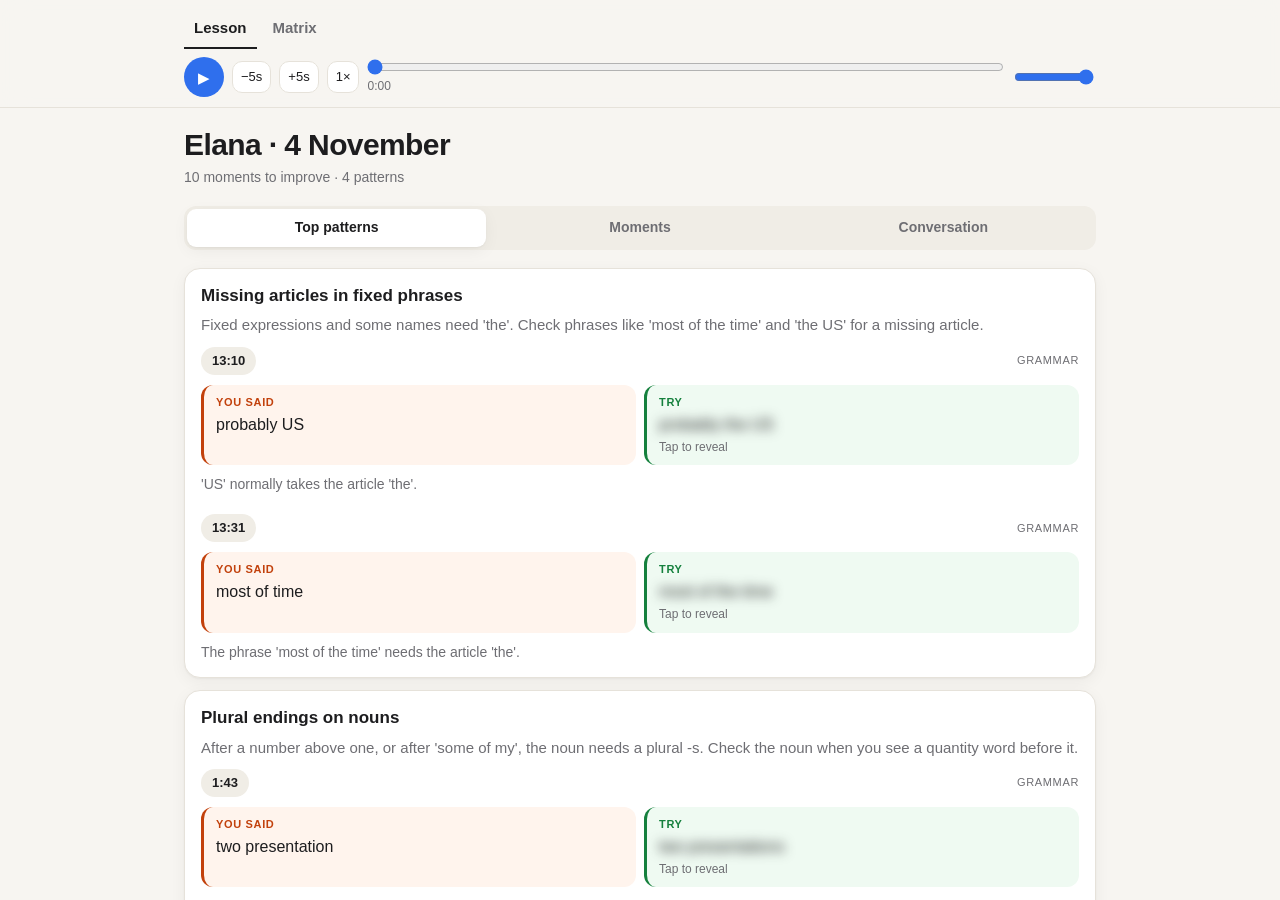
<file: elana/index.html>
<!doctype html><html lang="en"><head><meta charset="utf-8"><meta name="robots" content="noindex,nofollow"><meta http-equiv="refresh" content="0; url=1/"><title>Lesson</title></head><body><a href="1/">Open your lesson</a></body></html>
</file>
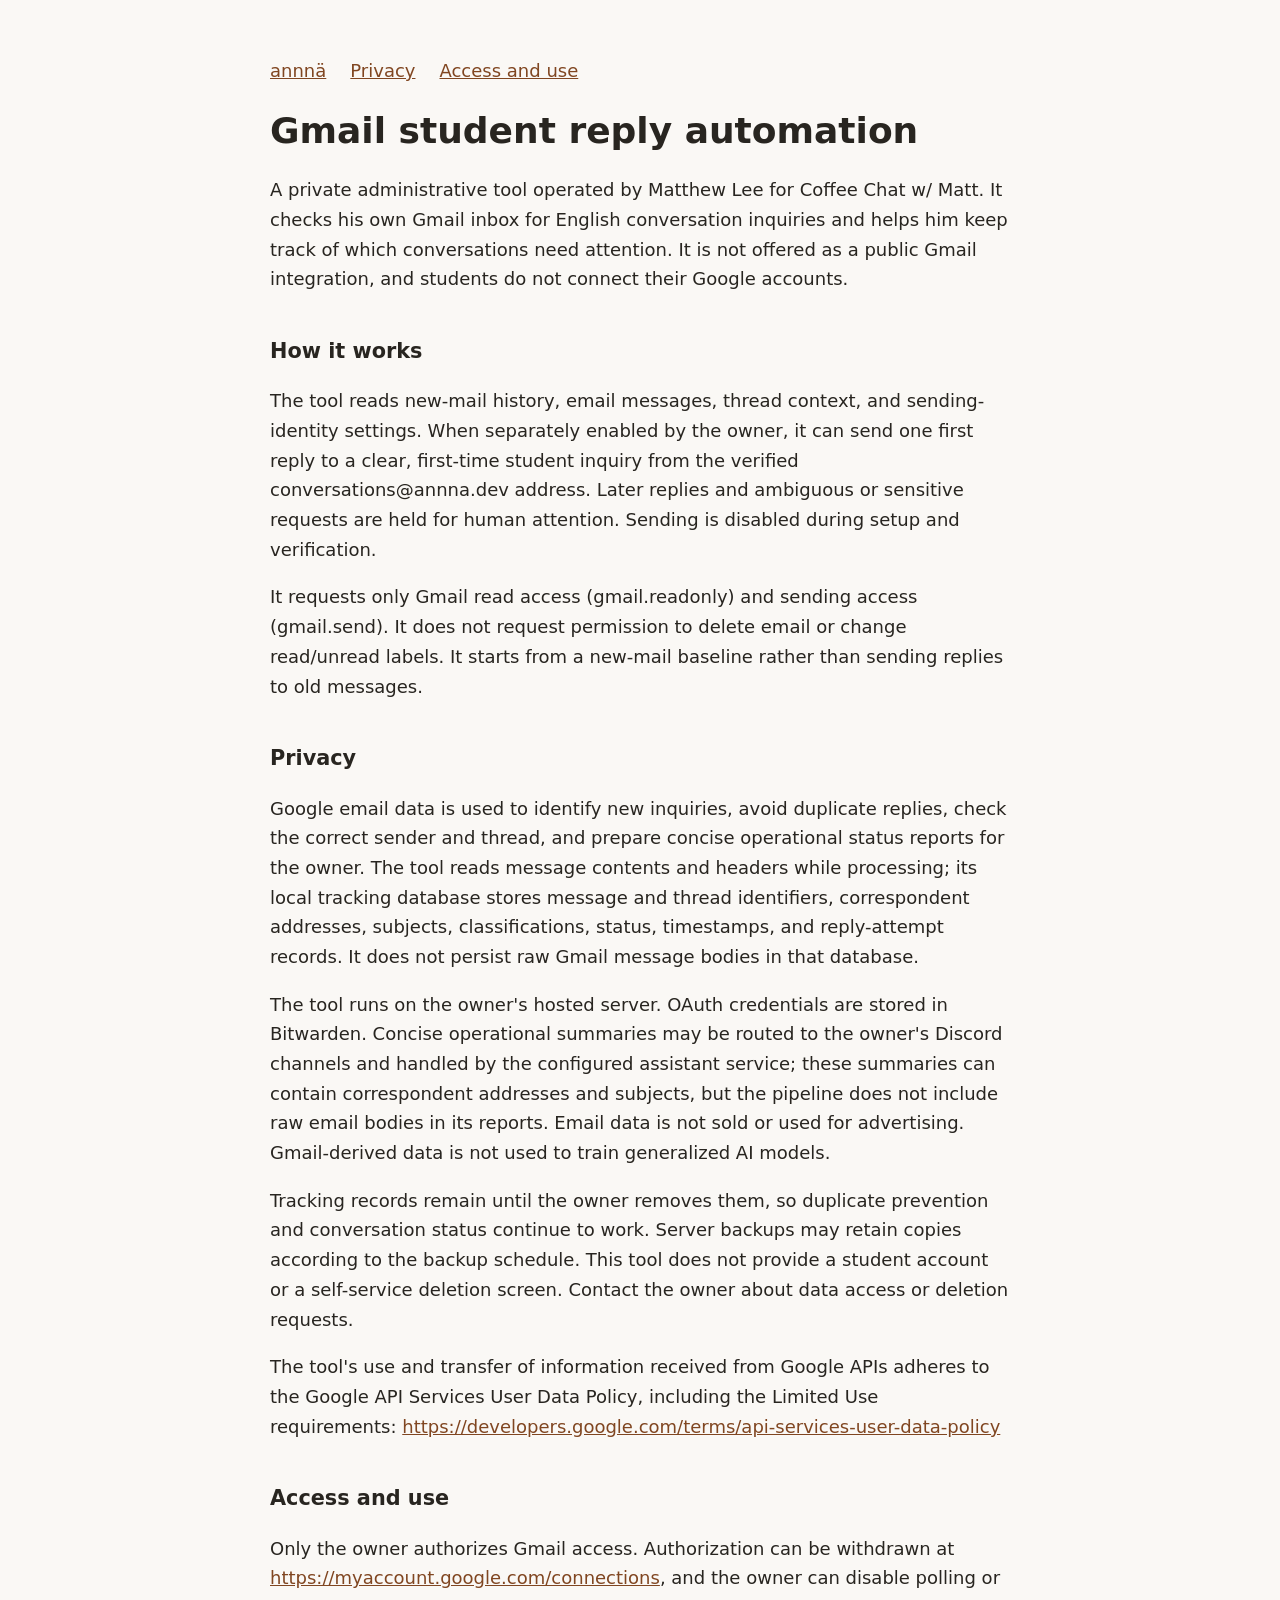
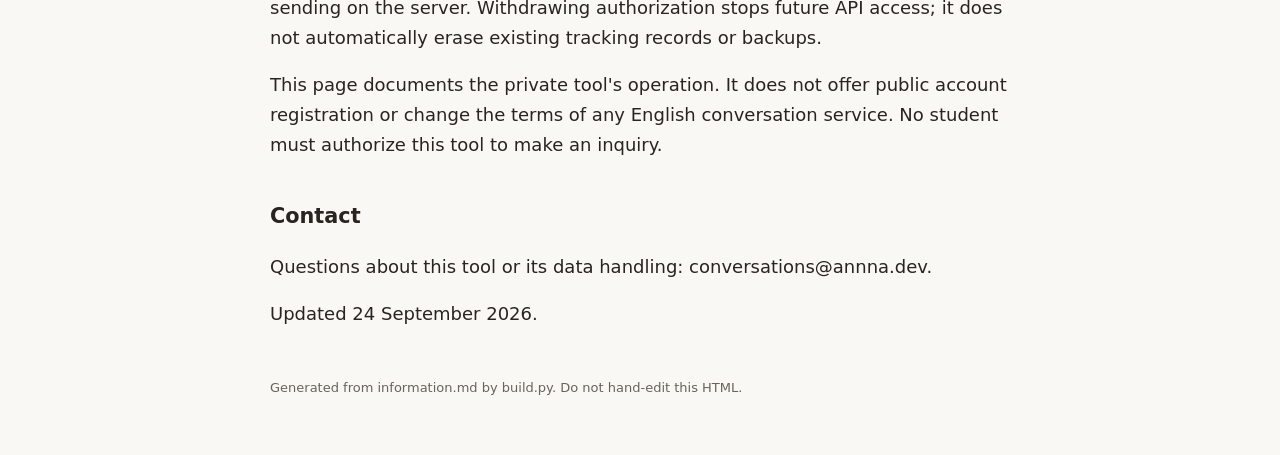
<file: email-automation/index.html>
<!doctype html><html lang="en"><meta charset="utf-8"><meta name="viewport" content="width=device-width,initial-scale=1"><title>Gmail student reply automation — information and privacy</title><style>body{font:18px/1.65 system-ui,sans-serif;color:#282520;background:#faf8f5;margin:0}main{max-width:740px;margin:auto;padding:56px 24px}h1{font-size:2.25rem;line-height:1.15}h2{margin-top:2.5rem;font-size:1.3rem}a{color:#804621;overflow-wrap:anywhere}nav{display:flex;gap:24px}footer{margin-top:48px;font-size:13px;color:#68635b}</style><main><nav><a href="/">annnä</a><a href="#privacy">Privacy</a><a href="#terms">Access and use</a></nav><h1>Gmail student reply automation</h1><p>A private administrative tool operated by Matthew Lee for Coffee Chat w/ Matt. It checks his own Gmail inbox for English conversation inquiries and helps him keep track of which conversations need attention. It is not offered as a public Gmail integration, and students do not connect their Google accounts.</p><h2 id="how-it-works">How it works</h2><p>The tool reads new-mail history, email messages, thread context, and sending-identity settings. When separately enabled by the owner, it can send one first reply to a clear, first-time student inquiry from the verified conversations@annna.dev address. Later replies and ambiguous or sensitive requests are held for human attention. Sending is disabled during setup and verification.</p><p>It requests only Gmail read access (gmail.readonly) and sending access (gmail.send). It does not request permission to delete email or change read/unread labels. It starts from a new-mail baseline rather than sending replies to old messages.</p><h2 id="privacy">Privacy</h2><p>Google email data is used to identify new inquiries, avoid duplicate replies, check the correct sender and thread, and prepare concise operational status reports for the owner. The tool reads message contents and headers while processing; its local tracking database stores message and thread identifiers, correspondent addresses, subjects, classifications, status, timestamps, and reply-attempt records. It does not persist raw Gmail message bodies in that database.</p><p>The tool runs on the owner&#x27;s hosted server. OAuth credentials are stored in Bitwarden. Concise operational summaries may be routed to the owner&#x27;s Discord channels and handled by the configured assistant service; these summaries can contain correspondent addresses and subjects, but the pipeline does not include raw email bodies in its reports. Email data is not sold or used for advertising. Gmail-derived data is not used to train generalized AI models.</p><p>Tracking records remain until the owner removes them, so duplicate prevention and conversation status continue to work. Server backups may retain copies according to the backup schedule. This tool does not provide a student account or a self-service deletion screen. Contact the owner about data access or deletion requests.</p><p>The tool&#x27;s use and transfer of information received from Google APIs adheres to the Google API Services User Data Policy, including the Limited Use requirements: <a href="https://developers.google.com/terms/api-services-user-data-policy">https://developers.google.com/terms/api-services-user-data-policy</a></p><h2 id="terms">Access and use</h2><p>Only the owner authorizes Gmail access. Authorization can be withdrawn at <a href="https://myaccount.google.com/connections">https://myaccount.google.com/connections</a>, and the owner can disable polling or sending on the server. Withdrawing authorization stops future API access; it does not automatically erase existing tracking records or backups.</p><p>This page documents the private tool&#x27;s operation. It does not offer public account registration or change the terms of any English conversation service. No student must authorize this tool to make an inquiry.</p><h2 id="contact">Contact</h2><p>Questions about this tool or its data handling: conversations@annna.dev.</p><p>Updated 24 September 2026.</p><footer>Generated from information.md by build.py. Do not hand-edit this HTML.</footer></main></html>
</file>
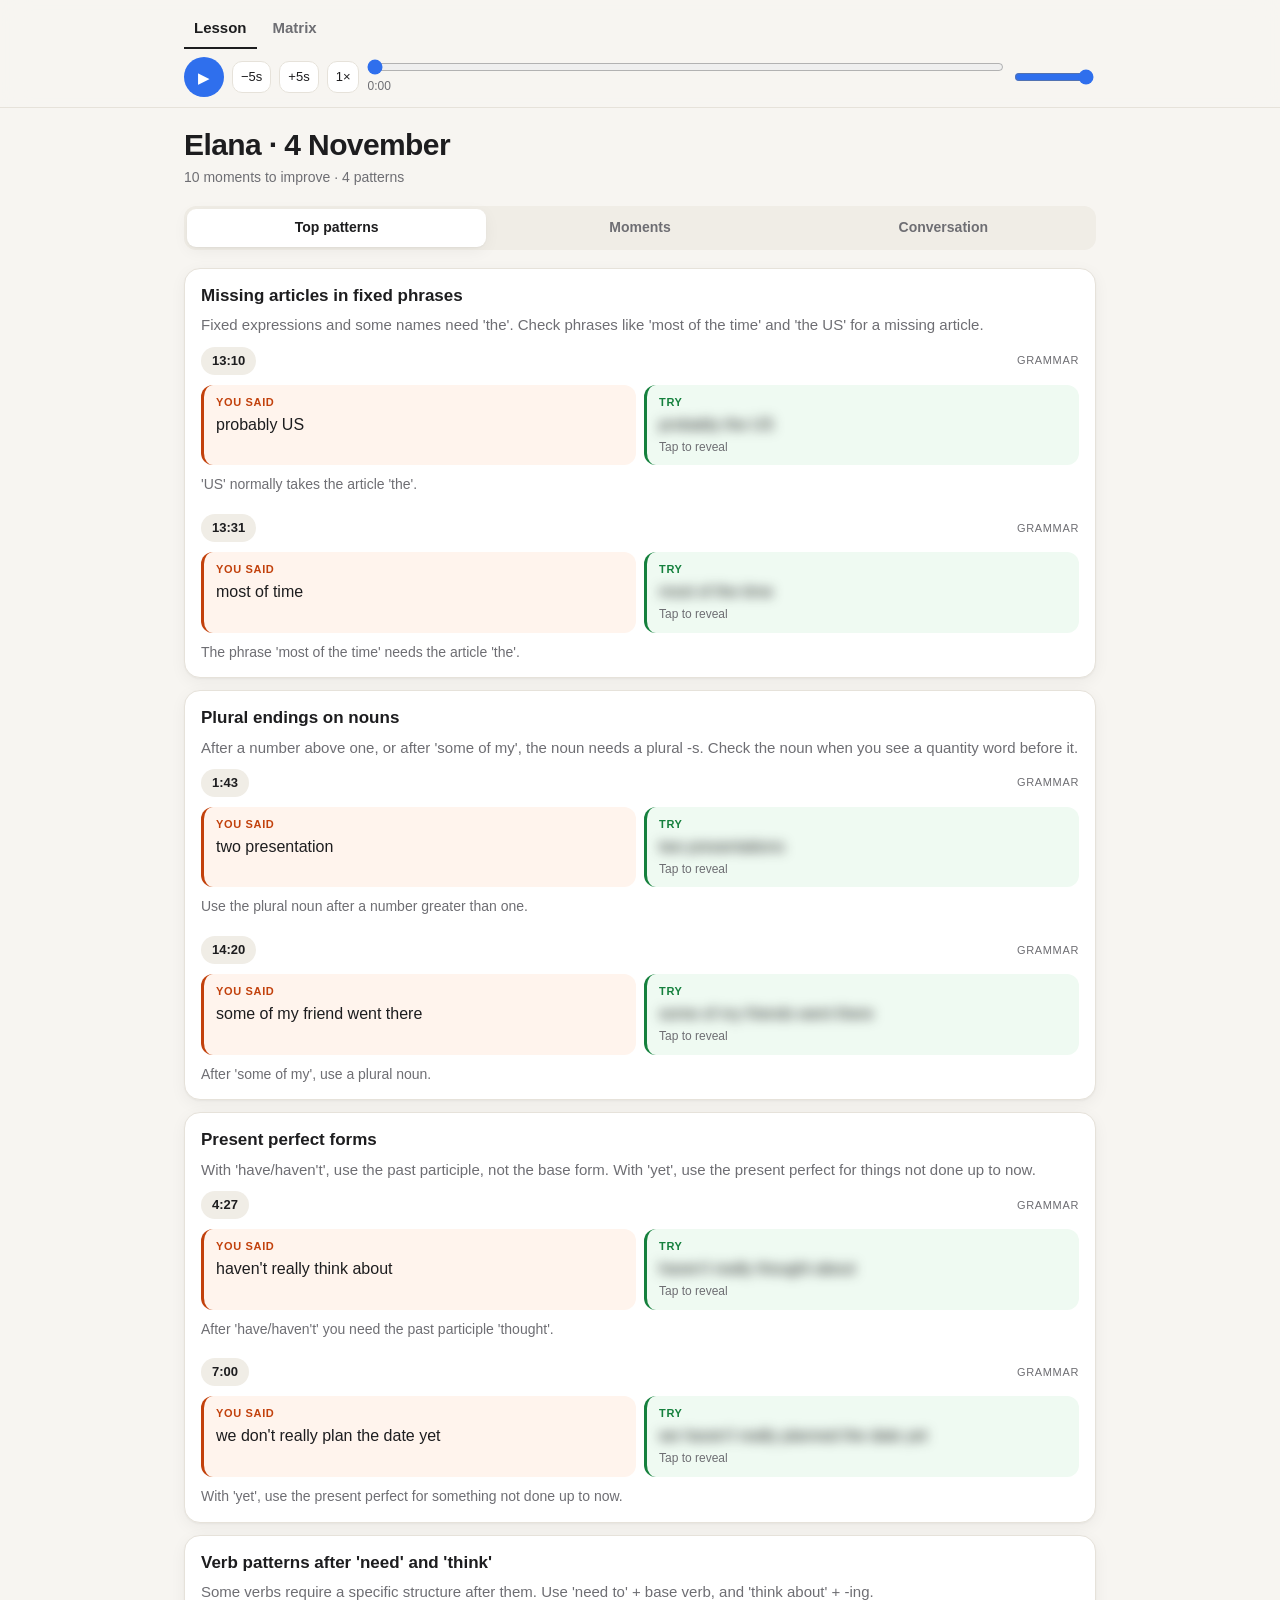
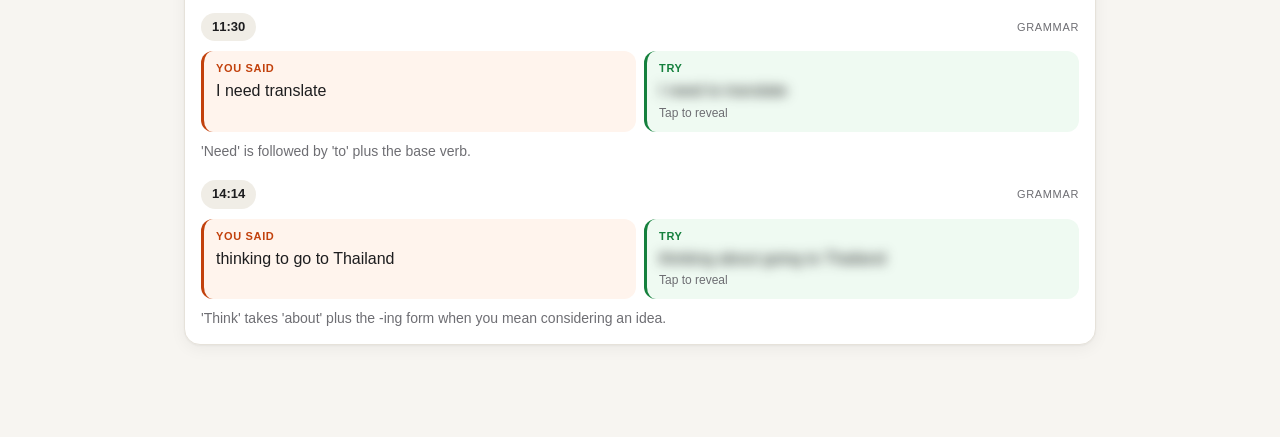
<file: elana/1/index.html>
<!doctype html><html lang="en"><head><meta charset="utf-8"><meta name="viewport" content="width=device-width,initial-scale=1"><meta name="robots" content="noindex,nofollow">
<title>Elana · 4 November</title><link rel="stylesheet" href="/shared/student.css"></head><body>
<header class="top"><div class="in">
<nav class="nav" aria-label="Pages"><a class="tab on" href="./">Lesson</a><a class="tab" href="./matrix/">Matrix</a><select id="session" aria-label="Session" hidden></select></nav>
<div class="player"><button class="pp" id="pp" aria-label="Play">▶</button><button class="ctl" data-skip="-5" aria-label="Back 5 seconds">−5s</button><button class="ctl" data-skip="5" aria-label="Forward 5 seconds">+5s</button><button class="ctl" id="rate" aria-label="Playback speed">1×</button><div class="seek"><input type="range" id="seek" min="0" max="1000" value="0" aria-label="Seek"><span class="clock" id="clock">0:00</span></div><input class="vol" type="range" id="vol" min="0" max="1" step="0.05" value="1" aria-label="Volume"></div>
</div></header>

<main>
<h1 id="title"></h1><p class="sub" id="sub"></p>
<div class="seg" role="tablist"><button class="on" data-v="patterns" role="tab">Top patterns</button><button data-v="moments" role="tab">Moments</button><button data-v="talk" role="tab">Conversation</button></div>
<section id="patterns"></section><section id="moments" class="hidden"></section><section id="talk" class="hidden"></section>
</main>
<script type="application/json" id="data">{"title":"Elana · 4 November","student":"Elana","tutor":"Matt","sections":[{"t":0,"title":"Greetings and recording setup","summary":"The tutor explains that the call is being recorded to test a system that handles switching between English and Chinese."},{"t":89.535,"title":"Exams, presentations and winter break","summary":"The student describes her last week of exams, her upcoming presentations and her long winter break that starts around Christmas."},{"t":179.294,"title":"Thailand, Spain and Japan plans","summary":"They talk about how interested the student is in a Thailand trip, her Lunar New Year dates, and a possible trip to Japan."},{"t":629.76,"title":"Past travel and family trips","summary":"The student describes the places she has travelled to, who she travelled with, and why she often goes on family tours."}],"moments":[{"said":"one exam this week is on Tuesday","better":"one exam this week, which is on Tuesday","kind":"structure","why":"Two clauses need a connector such as 'which' to join them correctly.","t":96.873},{"said":"two presentation","better":"two presentations","kind":"grammar","why":"Use the plural noun after a number greater than one.","t":103.992},{"said":"haven't really think about","better":"haven't really thought about","kind":"grammar","why":"After 'have/haven't' you need the past participle 'thought'.","t":267.485},{"said":"we don't really plan the date yet","better":"we haven't really planned the date yet","kind":"grammar","why":"With 'yet', use the present perfect for something not done up to now.","t":420.695},{"said":"a lot these years","better":"a lot in recent years","kind":"word choice","why":"'In recent years' is the natural English phrase for this meaning.","t":665.7},{"said":"I need translate","better":"I need to translate","kind":"grammar","why":"'Need' is followed by 'to' plus the base verb.","t":690.32},{"said":"probably US","better":"probably the US","kind":"grammar","why":"'US' normally takes the article 'the'.","t":790.1},{"said":"most of time","better":"most of the time","kind":"grammar","why":"The phrase 'most of the time' needs the article 'the'.","t":811.0},{"said":"thinking to go to Thailand","better":"thinking about going to Thailand","kind":"grammar","why":"'Think' takes 'about' plus the -ing form when you mean considering an idea.","t":854.48},{"said":"some of my friend went there","better":"some of my friends went there","kind":"grammar","why":"After 'some of my', use a plural noun.","t":860.84}],"patterns":[{"title":"Missing articles in fixed phrases","tip":"Fixed expressions and some names need 'the'. Check phrases like 'most of the time' and 'the US' for a missing article.","examples":[6,7]},{"title":"Plural endings on nouns","tip":"After a number above one, or after 'some of my', the noun needs a plural -s. Check the noun when you see a quantity word before it.","examples":[1,9]},{"title":"Present perfect forms","tip":"With 'have/haven't', use the past participle, not the base form. With 'yet', use the present perfect for things not done up to now.","examples":[2,3]},{"title":"Verb patterns after 'need' and 'think'","tip":"Some verbs require a specific structure after them. Use 'need to' + base verb, and 'think about' + -ing.","examples":[5,8]}],"transcript":[{"t":7.28,"who":"Elana","role":"student","text":"Hello"},{"t":8.3,"who":"Matt","role":"tutor","text":"Hey Elana how are you"},{"t":11.44,"who":"Elana","role":"student","text":"Good How are you"},{"t":13.26,"who":"Matt","role":"tutor","text":"I'm good Um Just really fast Thanks for letting me call you right now I know it's really late and uh Just Uh Sorry What"},{"t":19.58,"who":"Elana","role":"student","text":"Of"},{"t":23.68,"who":"Elana","role":"student","text":"I said Of course"},{"t":25.02,"who":"Matt","role":"tutor","text":"Okay Uh And I'm recording this call Is that okay with you"},{"t":28.58,"who":"Elana","role":"student","text":"um"},{"t":30.159,"who":"Elana","role":"student","text":"Yeah"},{"t":31.038,"who":"Matt","role":"tutor","text":"all right so I'm testing out um"},{"t":34.618,"who":"Matt","role":"tutor","text":"like a whole system that I'm trying to build right now and the first part is I'm just trying to get like uh good recordings Um I have like really bad audio from other people That's also OK And uh I don't want to do like any like microphones and stuff So We're just going talk like normal"},{"t":52.3,"who":"Matt","role":"tutor","text":"Um one specific thing I'm going to try out is switching between languages 所以很多時候我們就是講一半一半的對不對你不會解釋你的 uh 你的想法的時候你會講中文對不對"},{"t":57.452,"who":"Elana","role":"student","text":"yes"},{"t":64.791,"who":"Elana","role":"student","text":"對"},{"t":66.47,"who":"Matt","role":"tutor","text":"以所我就我在看這個會不會 like If it'll pick it up"},{"t":72.129,"who":"Matt","role":"tutor","text":"but I can't I can't actually"},{"t":73.68,"who":"Elana","role":"student","text":"好"},{"t":74.12,"who":"Matt","role":"tutor","text":"review it to see if the uh translations or the like the notes it takes are accurate because I can't read Chinese"},{"t":80.487,"who":"Elana","role":"student","text":"yeah"},{"t":80.487,"who":"Matt","role":"tutor","text":"So it's like uh my AI is like is this right I'm like I think it is I don't know"},{"t":87.525,"who":"Elana","role":"student","text":"好"},{"t":87.525,"who":"Matt","role":"tutor","text":"Hmm"},{"t":89.535,"who":"Matt","role":"tutor","text":"Yeah so how was your exams this week Is this your third week of exams or yeah this is your third week This is your last week of exams right"},{"t":96.873,"who":"Elana","role":"student","text":"Yes and I only have one exam this week is on Tuesday so I finished it"},{"t":101.602,"who":"Matt","role":"tutor","text":"Oh"},{"t":103.532,"who":"Matt","role":"tutor","text":"so are you like yeah"},{"t":103.992,"who":"Elana","role":"student","text":"But I have like I have like two presentation"},{"t":107.671,"who":"Elana","role":"student","text":"Oh I have one presentation on Thursday and one presentation on Friday and next week I also have two presentations"},{"t":115.289,"who":"Matt","role":"tutor","text":"Ooh but this but it's not midterm"},{"t":119.108,"who":"Elana","role":"student","text":"Um"},{"t":121.747,"who":"Elana","role":"student","text":"probably not"},{"t":124.787,"who":"Elana","role":"student","text":"Maybe I don't know"},{"t":124.807,"who":"Matt","role":"tutor","text":"It still it still blows my mind because like uh you said that you have like December until February off right When is"},{"t":133.515,"who":"Matt","role":"tutor","text":"your winter break"},{"t":134.38,"who":"Elana","role":"student","text":"This yeah yeah yeah yeah yeah But it's like December"},{"t":136.164,"who":"Matt","role":"tutor","text":"yeah"},{"t":138.593,"who":"Elana","role":"student","text":"25th"},{"t":139.923,"who":"Matt","role":"tutor","text":"Okay right"},{"t":141.293,"who":"Elana","role":"student","text":"Not like in the middle or like the first week so"},{"t":144.792,"who":"Matt","role":"tutor","text":"The 25th"},{"t":146.402,"who":"Matt","role":"tutor","text":"This Is 聖"},{"t":147.041,"who":"Matt","role":"tutor","text":"誕節"},{"t":148.481,"who":"Matt","role":"tutor","text":"So you don't get you don't get Christmas Eve off"},{"t":148.94,"who":"Elana","role":"student","text":"對啊"},{"t":151.89,"who":"Elana","role":"student","text":"No Because we we end this that week We end the semester in that week We we don't really have the break on Christmas We don't really celebrate Christmas It's not a national holiday so like the school doesn't"},{"t":164.54,"who":"Matt","role":"tutor","text":"You need to tell them that they need to respect your religion You have to say 我是基督徒 And you have to say uh"},{"t":169.04,"who":"Elana","role":"student","text":"hahaha"},{"t":171.0,"who":"Matt","role":"tutor","text":"雖然我不是美國人我很喜歡美國所以 you have to respect my freedom of religion And then they're going to be like"},{"t":176.58,"who":"Elana","role":"student","text":"超好笑"},{"t":179.294,"who":"Matt","role":"tutor","text":"Uh yeah okay so you're Wait Um so 25th that's actually like about a month and a half from now So um last time we talked you said that you were like considering a little bit about the Thailand thingy thingy right"},{"t":191.36,"who":"Elana","role":"student","text":"Yeah"},{"t":193.291,"who":"Matt","role":"tutor","text":"Have you thought any more about it"},{"t":195.98,"who":"Elana","role":"student","text":"What's that"},{"t":196.89,"who":"Matt","role":"tutor","text":"Have you thought any more about it"},{"t":200.18,"who":"Elana","role":"student","text":"What do you mean like more about"},{"t":202.25,"who":"Matt","role":"tutor","text":"Oh like like if you think that you do or you don't want to be like more or less interested in it Because like before I can like do anything I have to talk to my cousin and see like what her availability is and if like she's okay with it too And that has to match up with your availability too"},{"t":220.052,"who":"Elana","role":"student","text":"My ability"},{"t":222.3,"who":"Matt","role":"tutor","text":"availability"},{"t":223.492,"who":"Elana","role":"student","text":"Oh Avail Avail availability"},{"t":226.4,"who":"Elana","role":"student","text":"Oh"},{"t":231.572,"who":"Elana","role":"student","text":"So"},{"t":235.093,"who":"Elana","role":"student","text":"I didn't really 我沒有特別想欸"},{"t":237.6,"who":"Matt","role":"tutor","text":"Okay"},{"t":238.853,"who":"Elana","role":"student","text":"對"},{"t":239.4,"who":"Matt","role":"tutor","text":"Like that means you have not thought about it or you don't want to Because I don't know what 想 means Yeah Okay"},{"t":242.613,"who":"Elana","role":"student","text":"I I oh I haven't I haven't really thought about that"},{"t":246.373,"who":"Matt","role":"tutor","text":"okay no problem at all Um it's just like when you do think that you want to do it then I have to ask her everything you know But if you don't 如果你沒有特別想那那完全沒事"},{"t":256.58,"who":"Elana","role":"student","text":"我想我我覺得我想去但我還沒有特別的想那個到底對我是"},{"t":265.285,"who":"Elana","role":"student","text":"like I mean"},{"t":267.485,"who":"Elana","role":"student","text":"I want to go but I haven't really think about like that thing you know"},{"t":271.48,"who":"Matt","role":"tutor","text":"Okay no problem Is it going to be more like uh when you're done with uh exams and stuff that you'll think about it more or is it going to be like very last minute"},{"t":273.24,"who":"Elana","role":"student","text":"You know Does that make sense"},{"t":280.08,"who":"Elana","role":"student","text":"你的想是"},{"t":285.34,"who":"Elana","role":"student","text":"哪種想"},{"t":285.4,"who":"Matt","role":"tutor","text":"Uh"},{"t":287.56,"who":"Matt","role":"tutor","text":"when you are like"},{"t":290.2,"who":"Matt","role":"tutor","text":"75% or above serious about doing it like what is the lead time between oh I want to go and and and like I have enough time to tell my cousin you know"},{"t":303.937,"who":"Elana","role":"student","text":"Oh"},{"t":307.297,"who":"Elana","role":"student","text":"I feel like I'm 80%"},{"t":312.4,"who":"Matt","role":"tutor","text":"十八還是八十 Oh no no never mind never mind Yeah yeah I even though I couldn't hear you because I'm really old uh my uh speech-to-text"},{"t":314.098,"who":"Elana","role":"student","text":"八十"},{"t":322.16,"who":"Matt","role":"tutor","text":"wrote down 八十 percent I was like okay"},{"t":326.179,"who":"Elana","role":"student","text":"hahahaha*"},{"t":328.56,"who":"Matt","role":"tutor","text":"Okay Um yeah so then so"},{"t":333.2,"who":"Matt","role":"tutor","text":"I can ask her what her availability is I think uh it's going to be like January or afterwards Um well actually I guess like 二十五號 anyways Um so do you have like other plans at all Because I know you said you don't have like Christmas holidays but what about like New Year's Or is like New Year's like really like 二月新年的時候不是 like 不是 Julian calendar 不是 Roman calendar"},{"t":339.82,"who":"Elana","role":"student","text":"Yeah"},{"t":355.491,"who":"Elana","role":"student","text":"Yes I think in February"},{"t":359.091,"who":"Elana","role":"student","text":"4th 一二三四五"},{"t":360.5,"who":"Matt","role":"tutor","text":"Yeah"},{"t":363.7,"who":"Elana","role":"student","text":"初一初二初三初四 I think February 4th to"},{"t":367.491,"who":"Elana","role":"student","text":"8th is Lunar New Year and my school start my school started at"},{"t":374.792,"who":"Elana","role":"student","text":"22nd"},{"t":376.492,"who":"Elana","role":"student","text":"of February"},{"t":376.9,"who":"Matt","role":"tutor","text":"Holy fuck you have so many days off Wait"},{"t":380.86,"who":"Elana","role":"student","text":"Dude"},{"t":382.392,"who":"Elana","role":"student","text":"this is so I don't know like this I'm like this is so long The winter break is so long"},{"t":388.98,"who":"Matt","role":"tutor","text":"Yeah you have a lot to you need to do things hahahaha"},{"t":392.64,"who":"Elana","role":"student","text":"Yes I know I need to do things I need to find things to do"},{"t":395.293,"who":"Matt","role":"tutor","text":"Okay okay Um"},{"t":400.82,"who":"Matt","role":"tutor","text":"but like is is the Spain thing like what percent out is the Spain thing"},{"t":407.1,"who":"Elana","role":"student","text":"Probably zero"},{"t":407.494,"who":"Matt","role":"tutor","text":"Zero"},{"t":409.31,"who":"Matt","role":"tutor","text":"Okay"},{"t":409.31,"who":"Elana","role":"student","text":"I'm not going to I'm not going to do Spain I think"},{"t":413.63,"who":"Matt","role":"tutor","text":"Yeah it's going to be Christmas anyways It's going to be cold and yucky and blah blah blah"},{"t":418.1,"who":"Elana","role":"student","text":"Yeah"},{"t":420.695,"who":"Elana","role":"student","text":"But probably but I'll probably have a trip to Japan with our friends but we don't really plan the date yet"},{"t":426.2,"who":"Matt","role":"tutor","text":"That's going to be cold and yucky and blah blah blah hahaha I"},{"t":429.096,"who":"Elana","role":"student","text":"Dude I love snow"},{"t":432.59,"who":"Matt","role":"tutor","text":"like real snow I don't like when it's like watery snow like barely there you know Like slush"},{"t":437.79,"who":"Elana","role":"student","text":"yeah yeah yeah yeah"},{"t":440.91,"who":"Matt","role":"tutor","text":"Are you going to go to uh like the north parts of Japan It's it's already snowing right now in Japan uh"},{"t":447.52,"who":"Elana","role":"student","text":"In north parts I guess uh"},{"t":449.28,"who":"Matt","role":"tutor","text":"I don't know the north parts like Hokkaido I don't know if it's snowing there but um so like last weekend um I had uh some friends here and uh one of them is a ski instructor in Japan and a scuba dive instructor That's what most people are And so um I was on a phone call with a few Japanese people Taiwanese Japanese whatever you know Um and they said like yeah it started snowing just now So"},{"t":472.72,"who":"Elana","role":"student","text":"But it's like in the mountain right It's not like in the"},{"t":474.48,"who":"Matt","role":"tutor","text":"Yeah yeah yeah Yeah"},{"t":477.6,"who":"Matt","role":"tutor","text":"Because they all work in ski resorts"},{"t":480.44,"who":"Elana","role":"student","text":"Yes"},{"t":481.28,"who":"Matt","role":"tutor","text":"Are you going to go there to like go to a ski resort or just go to Japan just to like wait"},{"t":485.36,"who":"Elana","role":"student","text":"What"},{"t":489.54,"who":"Matt","role":"tutor","text":"Oh I was going to have my friend from Japan uh he's coming here in uh like 一月一號 And he was gon I was going to have him bring me back some stuff from Japan But if you go uh because like"},{"t":503.46,"who":"Matt","role":"tutor","text":"okay so 我要買那個呃刮鬍子的刀 okay But it's almost 200% more expensive in Taiwan than it is in Japan"},{"t":514.7,"who":"Elana","role":"student","text":"Oh really"},{"t":515.46,"who":"Matt","role":"tutor","text":"Yeah so I went to get a haircut Uh you've seen me I have no hair right I got a haircut and like a like a beard trim and guess how expensive it was"},{"t":519.14,"who":"Elana","role":"student","text":"yeah"},{"t":525.34,"who":"Elana","role":"student","text":"Haircut"},{"t":526.4,"who":"Matt","role":"tutor","text":"Yeah 全光"},{"t":529.52,"who":"Elana","role":"student","text":"什麼全關"},{"t":530.48,"who":"Matt","role":"tutor","text":"光光光光 I don't know How do you say completely shaved How do you say that"},{"t":532.56,"who":"Elana","role":"student","text":"哦你說你理光頭"},{"t":537.3,"who":"Matt","role":"tutor","text":"Yeah 光頭 yeah 全光 yeah"},{"t":539.73,"who":"Matt","role":"tutor","text":"So I I got my head shaved and my beard shaved And I already had like no hair anyways So guess how much that cost"},{"t":547.7,"who":"Elana","role":"student","text":"You went to the salon or"},{"t":549.81,"who":"Matt","role":"tutor","text":"I went to a salon I guess I went to a place that could cut my beard"},{"t":553.01,"who":"Elana","role":"student","text":"I"},{"t":554.68,"who":"Elana","role":"student","text":"guess like"},{"t":558.3,"who":"Elana","role":"student","text":"probably"},{"t":560.53,"who":"Matt","role":"tutor","text":"一千四 Yeah"},{"t":562.2,"who":"Elana","role":"student","text":"like $10 What"},{"t":564.4,"who":"Elana","role":"student","text":"Where did you go"},{"t":564.9,"who":"Matt","role":"tutor","text":"Uh I can give it to you on Google Maps but I'm like what the fuck is okay I'm never coming back here again I'm like fuck you guys I'm like this is this is almost what I pay in America"},{"t":577.2,"who":"Elana","role":"student","text":"I mean I mean mostly like if the the guy went to haircut cost like"},{"t":582.48,"who":"Matt","role":"tutor","text":"我知道有百元的地可方可可是"},{"t":584.22,"who":"Elana","role":"student","text":"Yeah below like ten below like $10"},{"t":588.48,"who":"Matt","role":"tutor","text":"Yeah but like 因爲要刮鬍子 so I couldn't find a place I just I don't know I asked my AI it told me to go there I went there and it was 一千四 I'm like well um I'm going to go buy a razor now Even though the razor"},{"t":599.92,"who":"Elana","role":"student","text":"Yeah you should you should buy a razor"},{"t":601.2,"who":"Matt","role":"tutor","text":"Yeah"},{"t":603.84,"who":"Matt","role":"tutor","text":"Um but like okay so the the razor like the real price is like 三百美金 but in um Japan it's like uh"},{"t":613.1,"who":"Matt","role":"tutor","text":"uh 一萬三台幣 But in Taiwan it's 兩萬三台幣"},{"t":618.7,"who":"Elana","role":"student","text":"Oh"},{"t":619.38,"who":"Matt","role":"tutor","text":"I'm just like like you're going to make me fly to Japan to go buy a razor Like that's so stupid"},{"t":629.76,"who":"Matt","role":"tutor","text":"Do you uh do you go abroad to like Japan and Korea and stuff just to go shopping Because I know a lot of uh other girls do Like just just for skincare"},{"t":640.0,"who":"Elana","role":"student","text":"Well"},{"t":642.9,"who":"Elana","role":"student","text":"Well I I did I did go shopping but that's probably not my main purpose"},{"t":650.16,"who":"Matt","role":"tutor","text":"Your main purpose is Pokémon cards"},{"t":652.4,"who":"Elana","role":"student","text":"No my main purpose is like just just leave Taiwan"},{"t":657.04,"who":"Matt","role":"tutor","text":"Ah"},{"t":658.88,"who":"Matt","role":"tutor","text":"wait where where have you been around Asia"},{"t":662.3,"who":"Elana","role":"student","text":"Where I only went to like um"},{"t":665.7,"who":"Elana","role":"student","text":"most of mostly I went to Japan I I went to actually I went to Japan a lot these years and"},{"t":668.74,"who":"Matt","role":"tutor","text":"Oh"},{"t":672.8,"who":"Elana","role":"student","text":"then Korea"},{"t":674.9,"who":"Elana","role":"student","text":"of course And"},{"t":677.7,"who":"Elana","role":"student","text":"I went to where's that 沙巴"},{"t":680.44,"who":"Matt","role":"tutor","text":"島嗎"},{"t":682.82,"who":"Elana","role":"student","text":"沙沙巴沙巴怎麼講沙巴"},{"t":689.73,"who":"Matt","role":"tutor","text":"Ah fuck"},{"t":690.32,"who":"Elana","role":"student","text":"Wait I need translate"},{"t":692.61,"who":"Matt","role":"tutor","text":"My translator I just noticed it's writing in simplified Chinese instead of traditional Chinese"},{"t":699.0,"who":"Elana","role":"student","text":"沙巴 is in Malaysia 沙"},{"t":703.1,"who":"Elana","role":"student","text":"巴英文 is the island I guess Is it called 沙巴 I don't know"},{"t":711.6,"who":"Elana","role":"student","text":"Well it's like part"},{"t":711.9,"who":"Matt","role":"tutor","text":"那邊幹嘛那邊那"},{"t":713.78,"who":"Matt","role":"tutor","text":"邊有什麼能做"},{"t":714.12,"who":"Elana","role":"student","text":"of"},{"t":716.5,"who":"Elana","role":"student","text":"Uh I went there when I was very little so the only thing I remember is I went to see a kind of monkey that had a really long nose"},{"t":727.44,"who":"Matt","role":"tutor","text":"Do you like do you like monkeys"},{"t":728.4,"who":"Elana","role":"student","text":"Um No"},{"t":731.16,"who":"Matt","role":"tutor","text":"Oh"},{"t":733.1,"who":"Matt","role":"tutor","text":"Because there's this place in the Philippines um they have this monkey called a tarsier It's like it's the smallest monkey in the world I think It's like the size of your hand"},{"t":742.3,"who":"Elana","role":"student","text":"Yeah I'm like okay with monkeys"},{"t":746.9,"who":"Matt","role":"tutor","text":"Oh Oh I got bit by a monkey before"},{"t":748.6,"who":"Elana","role":"student","text":"I hate I hate the monkeys I hate the monkeys in the in the mountains"},{"t":751.4,"who":"Matt","role":"tutor","text":"Uh I got bit"},{"t":753.2,"who":"Matt","role":"tutor","text":"by the monkeys in the mountains in China"},{"t":754.5,"who":"Elana","role":"student","text":"What"},{"t":757.14,"who":"Matt","role":"tutor","text":"Yeah 二零一二年還是一三年"},{"t":759.0,"who":"Elana","role":"student","text":"They're they're super naughty though"},{"t":761.0,"who":"Matt","role":"tutor","text":"Yeah yeah yeah Because all the tourists do"},{"t":764.9,"who":"Matt","role":"tutor","text":"things that encourage them to be naughty basically you know Egging them on and stuff Uh so you've been to Japan Korea Malaysia That's okay But so you skip uh"},{"t":768.1,"who":"Elana","role":"student","text":"Yeah"},{"t":777.1,"who":"Matt","role":"tutor","text":"Yeah other places I guess Do you go by yourself or always with friends"},{"t":782.9,"who":"Elana","role":"student","text":"Um most of the time I I never I only I I only"},{"t":790.1,"who":"Elana","role":"student","text":"went to Spain by myself and probably US"},{"t":794.3,"who":"Matt","role":"tutor","text":"Okay And then is that because like whenever you want to go other friends always want to go also or because like you specifically look for friends to travel with Because like Angela I think she was saying that like she would travel very often by herself like almost exclusively by herself"},{"t":794.5,"who":"Elana","role":"student","text":"Yeah"},{"t":811.0,"who":"Elana","role":"student","text":"Yes I mean because like most of time is my family family trip to Japan or to Korea and also 沙巴 is like family trip And I I went to Japan a lot is because like"},{"t":824.0,"who":"Elana","role":"student","text":"I have friends there so like sometimes I went there and"},{"t":827.6,"who":"Matt","role":"tutor","text":"嗯"},{"t":829.54,"who":"Elana","role":"student","text":"and this time is because like oh we went to yeah because like oh I went to Okinawa with Angela once when we were 18 This is that was our birthday gift to ourselves"},{"t":840.6,"who":"Matt","role":"tutor","text":"Birthday gift to hahaha Birthday gifts"},{"t":844.294,"who":"Matt","role":"tutor","text":"yeah that's good Um that's cool And then is there anywhere around Asia that you do want to go to that you haven't been to yet"},{"t":852.393,"who":"Matt","role":"tutor","text":"Or you're just like eh Europe America"},{"t":854.48,"who":"Elana","role":"student","text":"Actually actually I've been I've been thinking to go to Thailand a lot Because"},{"t":860.84,"who":"Elana","role":"student","text":"I lots of my friends went there and some of my friend went there just for marijuana"},{"t":864.3,"who":"Matt","role":"tutor","text":"Oh yeah"},{"t":867.4,"who":"Matt","role":"tutor","text":"oh yeah Are you interested in that Mm-hmm"},{"t":868.491,"who":"Elana","role":"student","text":"Probably Not"},{"t":872.191,"who":"Matt","role":"tutor","text":"You can do it too But that's fine Um"},{"t":876.29,"who":"Matt","role":"tutor","text":"yeah I guess you have no interest in Vietnam"},{"t":879.32,"who":"Matt","role":"tutor","text":"and"},{"t":879.44,"who":"Elana","role":"student","text":"Oh yeah I've been to I've been to Vietnam um last winter I guess"},{"t":884.36,"who":"Matt","role":"tutor","text":"Oh okay"},{"t":886.2,"who":"Elana","role":"student","text":"But I think it's I think I think that's I don't know like it's okay like"},{"t":892.56,"who":"Matt","role":"tutor","text":"Well what do you like to do when you travel Like what did you do in Vietnam that made you feel like it was okay and not like very good"},{"t":900.3,"who":"Elana","role":"student","text":"I feel like it's because like we went with a tour so like"},{"t":905.1,"who":"Elana","role":"student","text":"we went to the tourist places so like"},{"t":907.6,"who":"Matt","role":"tutor","text":"Ah ah so it's a it's a family trip to Vietnam and you guys did a tour group there Ah okay So when you"},{"t":910.38,"who":"Elana","role":"student","text":"yeah"},{"t":916.487,"who":"Matt","role":"tutor","text":"travel you don't get to explore much then if you're with your family Is"},{"t":920.686,"who":"Elana","role":"student","text":"That's right that's right"},{"t":923.16,"who":"Matt","role":"tutor","text":"oh that sounds"},{"t":928.086,"who":"Matt","role":"tutor","text":"I don't know It It sounds like uh my high school experience travel"},{"t":930.785,"who":"Elana","role":"student","text":"Because Like"},{"t":932.52,"who":"Elana","role":"student","text":"Oh yeah because like because like I mean like like usually go with a tour so because sometimes I have to bring my grandpa grandparents So"},{"t":941.5,"who":"Matt","role":"tutor","text":"Ah okay that is"},{"t":943.484,"who":"Matt","role":"tutor","text":"ahhh Okay"},{"t":945.284,"who":"Matt","role":"tutor","text":"yeah"},{"t":945.9,"who":"Elana","role":"student","text":"it's better to go with a tour Yeah"},{"t":947.984,"who":"Matt","role":"tutor","text":"For sure Yeah especially if like uh if they're harder to walk with Um like they arrange like a private transfers and stuff That that makes it okay Wait are you a only child"},{"t":950.6,"who":"Elana","role":"student","text":"Yeah Yeah"},{"t":960.6,"who":"Elana","role":"student","text":"yes"},{"t":961.38,"who":"Matt","role":"tutor","text":"Oh okay yeah yeah And then you have like uh some little cousins that went to 石垣島 with you right"},{"t":966.88,"who":"Elana","role":"student","text":"Oh yeah"},{"t":970.46,"who":"Matt","role":"tutor","text":"Okay"},{"t":972.081,"who":"Matt","role":"tutor","text":"Got it Um that was basically I think that's enough just to test out this recording We're going to see how it this goes when I'm done with it all But yeah thanks so much for being available to try this out And once it's done I'll and it's satisfactory"},{"t":989.75,"who":"Matt","role":"tutor","text":"I'll send something to you and we'll see how it goes Like just just so you can see like what am I doing If you're interested"},{"t":995.82,"who":"Elana","role":"student","text":"Yeah sure"},{"t":999.0,"who":"Matt","role":"tutor","text":"Okay Um besides that let's see"},{"t":1003.92,"who":"Matt","role":"tutor","text":"Yeah I guess whenever you're done with your exams and stuff if you do want to chat again let me know Um if you have some uh Thailand specific things let me know Or anything else just hit me up okay"},{"t":1012.68,"who":"Elana","role":"student","text":"Yes yes Of course"},{"t":1015.75,"who":"Matt","role":"tutor","text":"Good luck with your presentation tomorrow"},{"t":1016.39,"who":"Elana","role":"student","text":"Thank you Hahaha thank you"},{"t":1019.58,"who":"Matt","role":"tutor","text":"All right 晚安"},{"t":1021.5,"who":"Elana","role":"student","text":"晚安 Have a good night Bye-bye buh bye"},{"t":1023.02,"who":"Matt","role":"tutor","text":"Thank you you too Bye"}]}</script>
<script src="/shared/student.js"></script>
<script>
const D = JSON.parse($('data').textContent), P = setupPage('./');
$('title').textContent = D.title;
$('sub').textContent = `${D.moments.length} moments to improve · ${D.patterns.length} patterns`;
const atButton = t => { const b = el('button', 'at', clock(t)); b.setAttribute('aria-label', 'Play from ' + clock(t)); b.onclick = () => P.at(t); return b; };
const box = (cls, label, text, veiled) => {
  const b = el('div', cls + (veiled ? ' veil' : '')); b.append(el('div', 'lab', label), el('div', 'txt', text));
  if (veiled) { b.append(el('div', 'hint', 'Tap to reveal')); b.tabIndex = 0; b.onclick = b.onkeydown = e => { if (!e.key || e.key === 'Enter' || e.key === ' ') b.classList.add('shown'); }; }
  return b;
};
const moment = (m, compact) => {
  const c = el('div', compact ? '' : 'card'), head = el('div', 'head');
  head.append(atButton(m.t)); if (m.kind) head.append(el('span', 'kind', m.kind));
  const pair = el('div', 'pair'); pair.append(box('said', 'You said', m.said), box('better', 'Try', m.better, true));
  c.append(head, pair); if (m.why) c.append(el('p', 'why', m.why));
  return c;
};
for (const p of D.patterns) {
  const c = el('div', 'card'); c.append(el('h2', null, p.title), el('p', 'tip', p.tip));
  (p.examples || []).forEach((i, k) => { if (D.moments[i]) { if (k) c.append(el('div', 'sub')); c.append(moment(D.moments[i], true)); } });
  $('patterns').append(c);
}
D.moments.forEach(m => $('moments').append(moment(m)));
const lines = [], times = [];
let s = 0;
for (const r of D.transcript) {
  while (s < D.sections.length && D.sections[s].t <= r.t) { const t = el('div', 'topic'); t.append(el('h3', null, D.sections[s].title), el('p', null, D.sections[s].summary)); $('talk').append(t); s++; }
  const ln = el('div', 'ln ' + r.role); ln.append(atButton(r.t), el('span', 'who', r.who), el('span', null, r.text));
  $('talk').append(ln); lines.push(ln); times.push(r.t);
}
let playing = -1;
P.onTime(t => { const i = lastAtOrBefore(times, t + 0.05); if (i !== playing) { lines[playing]?.classList.remove('playing'); lines[i]?.classList.add('playing'); playing = i; } });
document.querySelectorAll('.seg button').forEach(b => b.onclick = () => {
  document.querySelectorAll('.seg button').forEach(x => x.classList.toggle('on', x === b));
  ['patterns', 'moments', 'talk'].forEach(v => $(v).classList.toggle('hidden', v !== b.dataset.v));
});
</script></body></html>
</file>
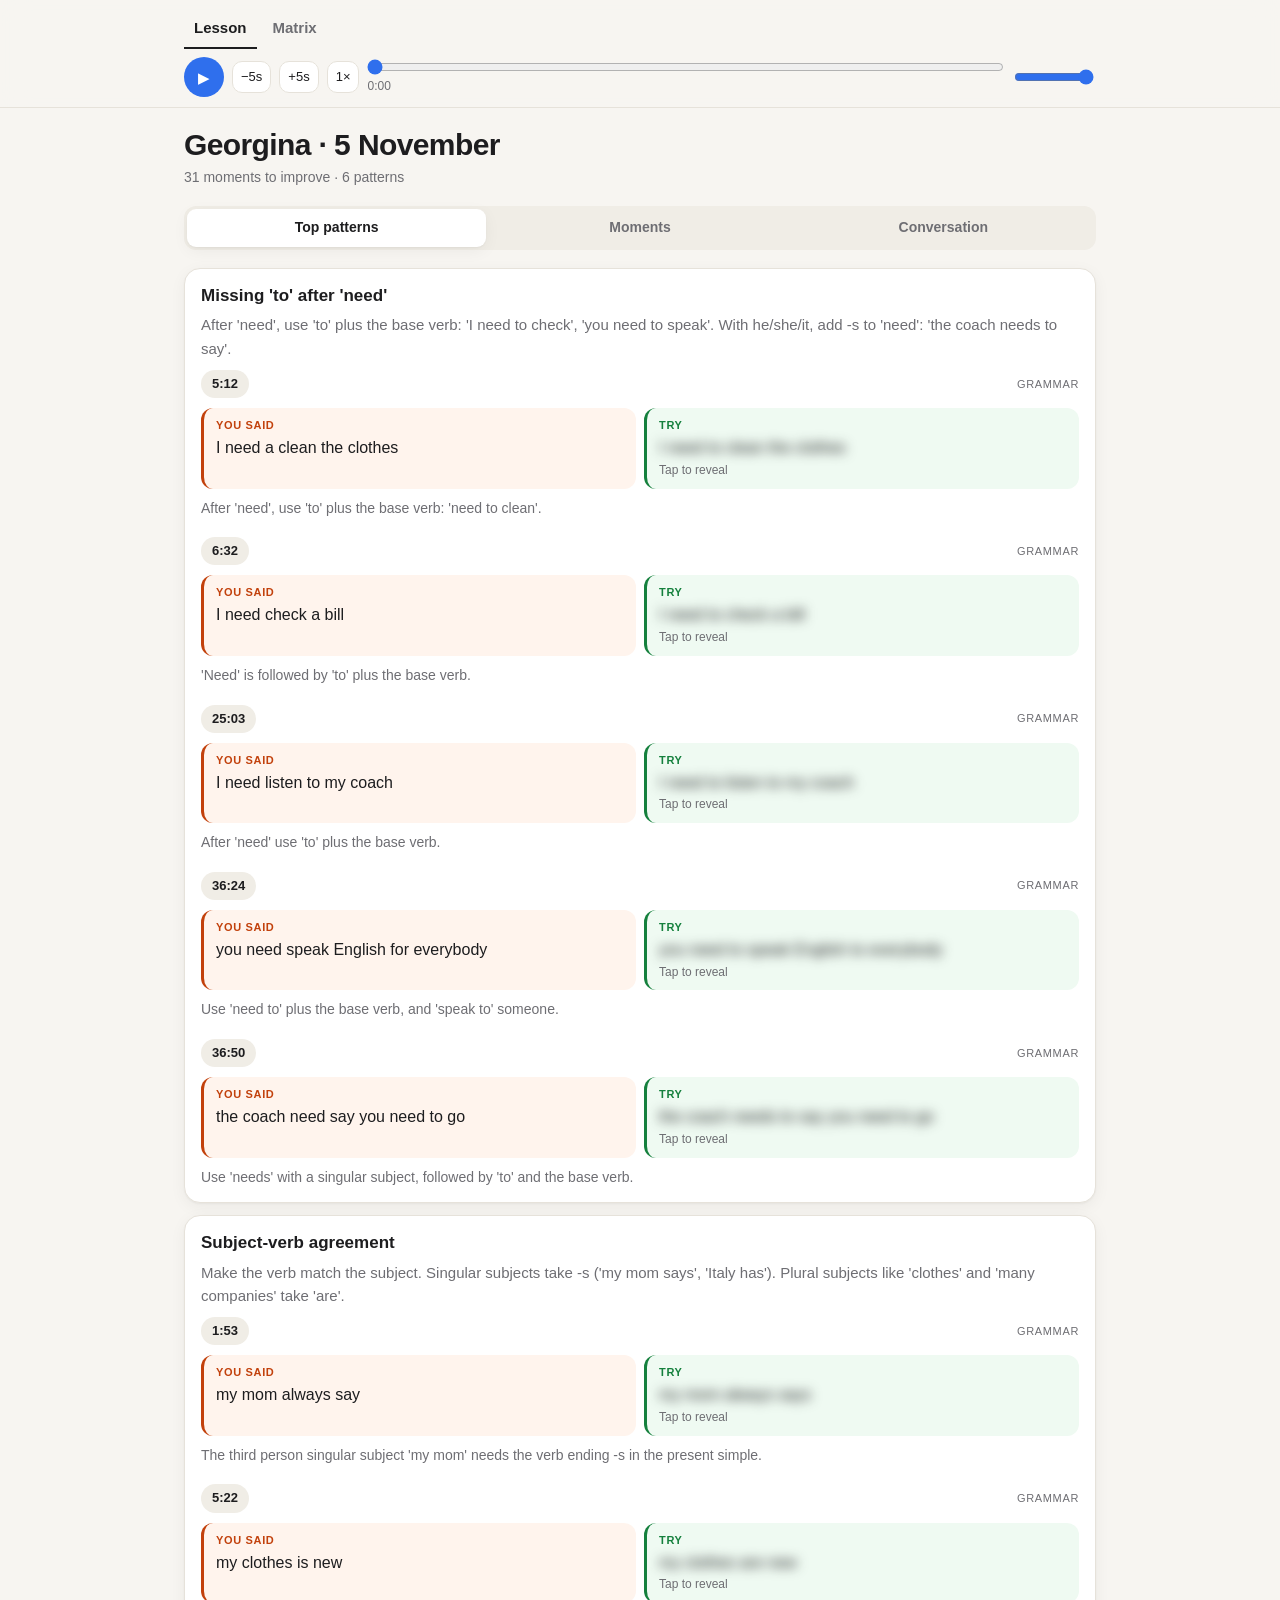
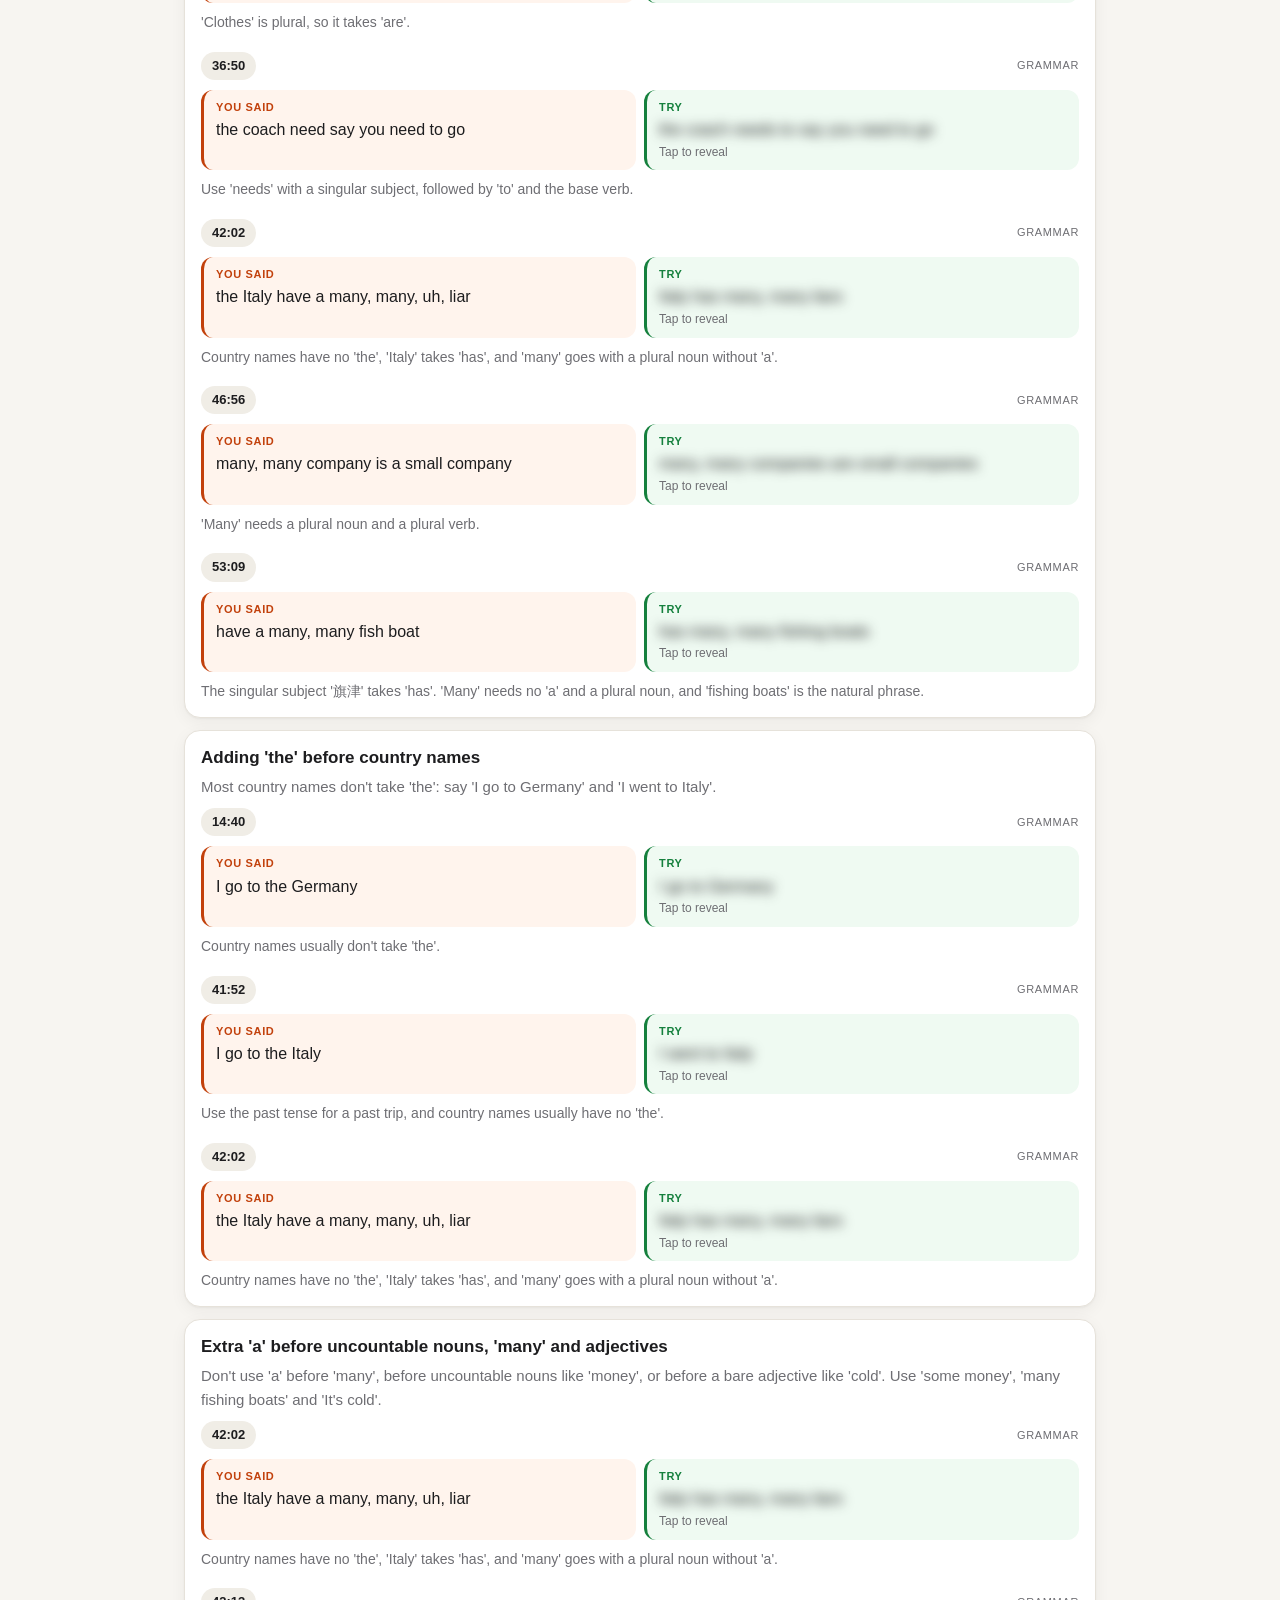
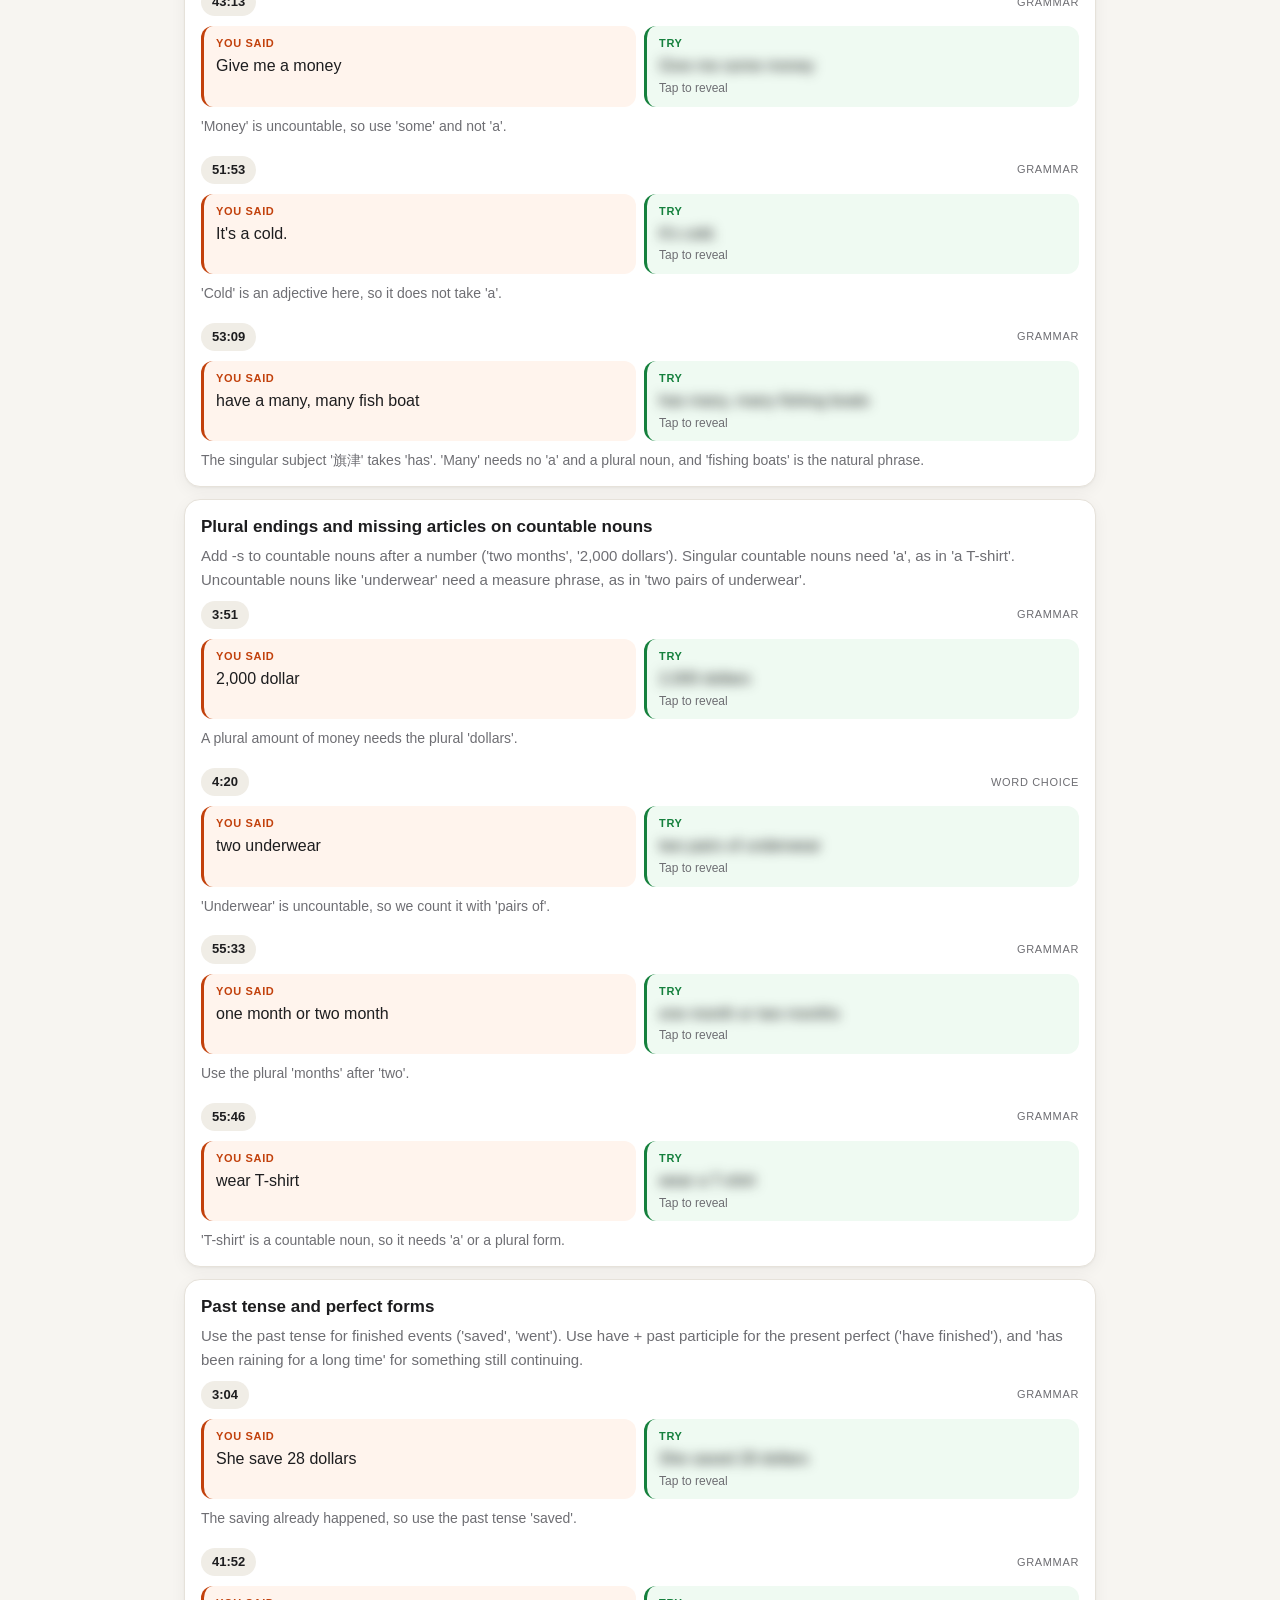
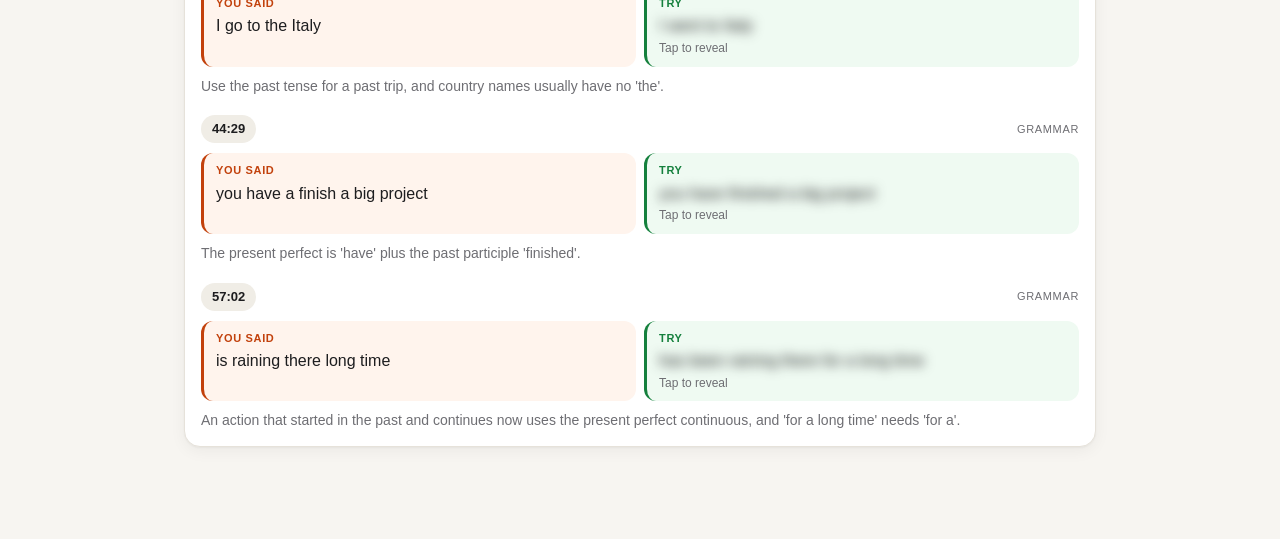
<file: georgina/1/index.html>
<!doctype html><html lang="en"><head><meta charset="utf-8"><meta name="viewport" content="width=device-width,initial-scale=1"><meta name="robots" content="noindex,nofollow">
<title>Georgina · 5 November</title><link rel="stylesheet" href="/shared/student.css"></head><body>
<header class="top"><div class="in">
<nav class="nav" aria-label="Pages"><a class="tab on" href="./">Lesson</a><a class="tab" href="./matrix/">Matrix</a><select id="session" aria-label="Session" hidden></select></nav>
<div class="player"><button class="pp" id="pp" aria-label="Play">▶</button><button class="ctl" data-skip="-5" aria-label="Back 5 seconds">−5s</button><button class="ctl" data-skip="5" aria-label="Forward 5 seconds">+5s</button><button class="ctl" id="rate" aria-label="Playback speed">1×</button><div class="seek"><input type="range" id="seek" min="0" max="1000" value="0" aria-label="Seek"><span class="clock" id="clock">0:00</span></div><input class="vol" type="range" id="vol" min="0" max="1" step="0.05" value="1" aria-label="Volume"></div>
</div></header>

<main>
<h1 id="title"></h1><p class="sub" id="sub"></p>
<div class="seg" role="tablist"><button class="on" data-v="patterns" role="tab">Top patterns</button><button data-v="moments" role="tab">Moments</button><button data-v="talk" role="tab">Conversation</button></div>
<section id="patterns"></section><section id="moments" class="hidden"></section><section id="talk" class="hidden"></section>
</main>
<script type="application/json" id="data">{"title":"Georgina · 5 November","student":"Georgina","tutor":"Matt","sections":[{"t":0,"title":"Greeting and recording setup","summary":"Georgina says she is busy, and the tutor asks permission to record and agrees with her which platform to use."},{"t":108.0,"title":"Busy week: cruises and shopping","summary":"Georgina explains her mom's cruise discount and the cancelled order, then describes her online clothing purchases for the Antarctica trip."},{"t":388.0,"title":"Weekend plans and accounting work","summary":"Georgina describes checking business bills and receipts for the accountant, and they practise saying 'once every two months'."},{"t":656.0,"title":"Discussion questions: retraining, comments, routine","summary":"Georgina works through spin-wheel questions on who should pay for retraining and on choosing routine, with the tutor clarifying vocabulary and meaning."},{"t":1474.0,"title":"Pilates, yoga and routine","summary":"The student explains that she likes Pilates and yoga but needs a coach, because she is afraid of getting injured on her own."},{"t":1601.0,"title":"No meetings or no emails","summary":"The student works through the question, chooses to keep online meetings over email, and learns the word coworker."},{"t":1932.0,"title":"A coach for a day and shrinking back","summary":"The student picks an English coach to correct her, learns what shrink back means, and links it to being scared of talking to people."},{"t":2265.0,"title":"Spending, treating yourself and the winter debate","summary":"The student talks about giving money while traveling, rewards from work, and begins the question about winter in Taiwan."},{"t":3022.0,"title":"Cool weather and winter rain","summary":"The student checks the spelling of 'cool' and says winter in Taipei and Yilan is rainy, while Kaohsiung is the focus."},{"t":3058.0,"title":"Showing a visitor Kaohsiung","summary":"The student suggests the mountain, Cijin, the Pier-2 area, seafood and the sunset, and the tutor teaches sunrise and sunset."},{"t":3320.0,"title":"Winter length and temperatures","summary":"The student describes how long winter lasts, typical temperatures in Kaohsiung, and how Taipei compares."},{"t":3485.0,"title":"Grandma's sixtieth birthday","summary":"After working out the question, the student tells a story about a family birthday plan for a grandmother who wanted nothing special, and the tutor retells it."}],"moments":[{"said":"if I will use the LINE talk","better":"if I use LINE to talk","kind":"grammar","why":"After 'if', use the simple present for a possible future situation, not 'will'. Also, 'to talk' is more natural than 'the LINE talk'.","t":38.0},{"said":"my mom always say","better":"my mom always says","kind":"grammar","why":"The third person singular subject 'my mom' needs the verb ending -s in the present simple.","t":113.0},{"said":"She save 28 dollars","better":"She saved 28 dollars","kind":"grammar","why":"The saving already happened, so use the past tense 'saved'.","t":184.0},{"said":"2,000 dollar","better":"2,000 dollars","kind":"grammar","why":"A plural amount of money needs the plural 'dollars'.","t":231.0},{"said":"two underwear","better":"two pairs of underwear","kind":"word choice","why":"'Underwear' is uncountable, so we count it with 'pairs of'.","t":260.0},{"said":"more exciting","better":"more excited","kind":"word choice","why":"Use '-ed' for how a person feels ('excited') and '-ing' for what causes the feeling ('exciting').","t":310.0},{"said":"I need a clean the clothes","better":"I need to clean the clothes","kind":"grammar","why":"After 'need', use 'to' plus the base verb: 'need to clean'.","t":312.0},{"said":"my clothes is new","better":"my clothes are new","kind":"grammar","why":"'Clothes' is plural, so it takes 'are'.","t":322.0},{"said":"I need check a bill","better":"I need to check a bill","kind":"grammar","why":"'Need' is followed by 'to' plus the base verb.","t":392.0},{"said":"I go to the Germany","better":"I go to Germany","kind":"grammar","why":"Country names usually don't take 'the'.","t":880.0},{"said":"I need listen to my coach","better":"I need to listen to my coach","kind":"grammar","why":"After 'need' use 'to' plus the base verb.","t":1503.0},{"said":"we can talking","better":"we can talk","kind":"grammar","why":"After a modal verb like 'can', use the base verb without -ing.","t":1781.0},{"said":"you need speak English for everybody","better":"you need to speak English to everybody","kind":"grammar","why":"Use 'need to' plus the base verb, and 'speak to' someone.","t":2184.0},{"said":"I scared talking with the, the other people","better":"I'm scared of talking with the other people","kind":"grammar","why":"'Scared' needs the verb 'be' ('I'm') and the preposition 'of' before -ing.","t":2202.0},{"said":"the coach need say you need to go","better":"the coach needs to say you need to go","kind":"grammar","why":"Use 'needs' with a singular subject, followed by 'to' and the base verb.","t":2210.0},{"said":"very, very cheaper","better":"very, very cheap","kind":"grammar","why":"Do not use the comparative 'cheaper' after 'very'; use the plain adjective 'cheap'.","t":2454.0},{"said":"I go to the Italy","better":"I went to Italy","kind":"grammar","why":"Use the past tense for a past trip, and country names usually have no 'the'.","t":2512.0},{"said":"the Italy have a many, many, uh, liar","better":"Italy has many, many liars","kind":"grammar","why":"Country names have no 'the', 'Italy' takes 'has', and 'many' goes with a plural noun without 'a'.","t":2522.0},{"said":"Give me a money","better":"Give me some money","kind":"grammar","why":"'Money' is uncountable, so use 'some' and not 'a'.","t":2593.0},{"said":"you have a finish a big project","better":"you have finished a big project","kind":"grammar","why":"The present perfect is 'have' plus the past participle 'finished'.","t":2669.0},{"said":"many, many company is a small company","better":"many, many companies are small companies","kind":"grammar","why":"'Many' needs a plural noun and a plural verb.","t":2816.0},{"said":"all day is rainy","better":"it's rainy all day","kind":"structure","why":"In English the usual pattern is 'it's rainy all day', with 'all day' at the end.","t":3041.0},{"said":"It's a cold.","better":"It's cold.","kind":"grammar","why":"'Cold' is an adjective here, so it does not take 'a'.","t":3113.0},{"said":"a near small island","better":"a small island nearby","kind":"word choice","why":"'Near' is not usually placed before a noun like this. 'Nearby' goes after it.","t":3149.0},{"said":"have a many, many fish boat","better":"has many, many fishing boats","kind":"grammar","why":"The singular subject '旗津' takes 'has'. 'Many' needs no 'a' and a plural noun, and 'fishing boats' is the natural phrase.","t":3189.0},{"said":"Maybe you can go to the sunset.","better":"Maybe you can go see the sunset.","kind":"word choice","why":"You 'go see' or 'watch' a sunset. 'Go to' is for places.","t":3274.0},{"said":"one month or two month","better":"one month or two months","kind":"grammar","why":"Use the plural 'months' after 'two'.","t":3333.0},{"said":"wear T-shirt","better":"wear a T-shirt","kind":"grammar","why":"'T-shirt' is a countable noun, so it needs 'a' or a plural form.","t":3346.0},{"said":"down than the 高雄","better":"lower than the 高雄","kind":"word choice","why":"Use 'lower than' to compare temperatures. 'Down than' is not a standard comparison.","t":3402.0},{"said":"is raining there long time","better":"has been raining there for a long time","kind":"grammar","why":"An action that started in the past and continues now uses the present perfect continuous, and 'for a long time' needs 'for a'.","t":3422.0},{"said":"He said","better":"She said","kind":"grammar","why":"Grandma is a woman, so the pronoun should be 'she'.","t":3930.0}],"patterns":[{"title":"Missing 'to' after 'need'","tip":"After 'need', use 'to' plus the base verb: 'I need to check', 'you need to speak'. With he/she/it, add -s to 'need': 'the coach needs to say'.","examples":[6,8,10,12,14]},{"title":"Subject-verb agreement","tip":"Make the verb match the subject. Singular subjects take -s ('my mom says', 'Italy has'). Plural subjects like 'clothes' and 'many companies' take 'are'.","examples":[1,7,14,17,20,24]},{"title":"Adding 'the' before country names","tip":"Most country names don't take 'the': say 'I go to Germany' and 'I went to Italy'.","examples":[9,16,17]},{"title":"Extra 'a' before uncountable nouns, 'many' and adjectives","tip":"Don't use 'a' before 'many', before uncountable nouns like 'money', or before a bare adjective like 'cold'. Use 'some money', 'many fishing boats' and 'It's cold'.","examples":[17,18,22,24]},{"title":"Plural endings and missing articles on countable nouns","tip":"Add -s to countable nouns after a number ('two months', '2,000 dollars'). Singular countable nouns need 'a', as in 'a T-shirt'. Uncountable nouns like 'underwear' need a measure phrase, as in 'two pairs of underwear'.","examples":[3,4,26,27]},{"title":"Past tense and perfect forms","tip":"Use the past tense for finished events ('saved', 'went'). Use have + past participle for the present perfect ('have finished'), and 'has been raining for a long time' for something still continuing.","examples":[2,16,19,29]}],"transcript":[{"t":16.9,"who":"Matt","role":"tutor","text":"Hello, how are you, Georgina?"},{"t":20.5,"who":"Georgina","role":"student","text":"So busy. Because my mom—"},{"t":22.0,"who":"Matt","role":"tutor","text":"Oh, yeah? Um, before we— before we start, is it okay if I record you right now?"},{"t":29.0,"who":"Matt","role":"tutor","text":"I'm testing something that I'm building. It's only going to record your audio, so no, no webcam or anything."},{"t":38.0,"who":"Georgina","role":"student","text":"對, if I will use the LINE talk, it's okay."},{"t":44.0,"who":"Matt","role":"tutor","text":"Oh, you don't want to use Instagram to talk?"},{"t":48.0,"who":"Georgina","role":"student","text":"I, you, I— wait— I usually you, uh, we talk about, uh, use a, uh, Monday you give me the address. You Mon— Monday you give me a new address."},{"t":68.0,"who":"Matt","role":"tutor","text":"Yeah, yeah, yeah. Uh, Monday I gave you, um, an address for Brave browser. Do you want to use that one?"},{"t":73.0,"who":"Georgina","role":"student","text":"Yeah. Okay. No, both okay. Like, like, I think it's quite okay. And you say that it's also okay. Okay."},{"t":76.0,"who":"Matt","role":"tutor","text":"Okay."},{"t":79.0,"who":"Matt","role":"tutor","text":"Okay, then let's just continue with Instagram then, okay?"},{"t":83.0,"who":"Georgina","role":"student","text":"Okay."},{"t":84.0,"who":"Matt","role":"tutor","text":"Okay. Um, so I'm just going to tell you really fast that, uh, so I'm recording this lesson for, uh, the whole hour, and then, um, after I do other things with it, I hope I can show you, um, some details about how we're talking, and that way you can understand, uh, where some of the mistakes are and how to improve on it, okay?"},{"t":104.0,"who":"Georgina","role":"student","text":"Okay."},{"t":108.0,"who":"Matt","role":"tutor","text":"Okay. So you said that it's been very, very busy for you, right?"},{"t":113.0,"who":"Georgina","role":"student","text":"Yeah, because my mom, my mom always say, \"Oh, my cruise need extra, uh, blah blah blah, uh, a Wi-Fi, uh, anything,\" you know the, uh, at least, uh, you know the cruise have the most discount. Uh, last week have the, Thanks—, uh, Thanksgiving."},{"t":134.0,"who":"Matt","role":"tutor","text":"Yeah. Thanksgiving."},{"t":136.0,"who":"Georgina","role":"student","text":"This day, yeah, the cruise have a discount."},{"t":140.0,"who":"Matt","role":"tutor","text":"Oh, okay, okay. Yeah."},{"t":141.0,"who":"Georgina","role":"student","text":"Yeah, today is the Black Friday discount is, is, is very, very good price. So we cancel the, we cancel the last week order and a new, new boarding. You know, my mom, my mom is so crazy."},{"t":149.0,"who":"Matt","role":"tutor","text":"Yeah, yeah."},{"t":156.0,"who":"Matt","role":"tutor","text":"Okay, but, but not your, uh, Antarctica cruise, right? Another cruise?"},{"t":160.0,"who":"Georgina","role":"student","text":"My mom cruise. Because my, my, my Antarctica cruise no, and no discount. Because—"},{"t":163.0,"who":"Matt","role":"tutor","text":"Oh."},{"t":167.0,"who":"Matt","role":"tutor","text":"Yeah, because, uh, your agent already is paid for it, right?"},{"t":171.0,"who":"Georgina","role":"student","text":"Yes."},{"t":171.0,"who":"Matt","role":"tutor","text":"It's free. Okay. Um, so is your mom's cruise, is it the Norway one next year, or?"},{"t":176.0,"who":"Georgina","role":"student","text":"Yeah. Norway next year."},{"t":179.0,"who":"Matt","role":"tutor","text":"Ah, that cruise. Okay. How much, how much money did she save?"},{"t":184.0,"who":"Georgina","role":"student","text":"She save 28 dollars."},{"t":187.0,"who":"Matt","role":"tutor","text":"28塊。"},{"t":189.0,"who":"Georgina","role":"student","text":"Yes."},{"t":190.0,"who":"Matt","role":"tutor","text":"美、美金？"},{"t":191.0,"who":"Georgina","role":"student","text":"Yes."},{"t":195.0,"who":"Matt","role":"tutor","text":"That's like, uh, that's like, uh, maybe two free drinks."},{"t":200.0,"who":"Georgina","role":"student","text":"No, so I'm very busy, you know. I cancel our new order."},{"t":206.0,"who":"Matt","role":"tutor","text":"Oh, you need a, you need an AI agent to do the canceling and the rebooking for you. 就為了28塊。"},{"t":214.0,"who":"Georgina","role":"student","text":"Yes, so busy. You know lah, you know lah, the Taiwan and the China have the double 11 discount."},{"t":222.0,"who":"Matt","role":"tutor","text":"Yeah."},{"t":223.0,"who":"Georgina","role":"student","text":"Yeah, so, so you have, I have, I order a Argentina, uh, clothes."},{"t":230.0,"who":"Matt","role":"tutor","text":"Mm-hmm."},{"t":231.0,"who":"Georgina","role":"student","text":"I buy the 淘寶 buy. If I have a money, I just buy, I just clothes. 2,000 dollar."},{"t":233.0,"who":"Matt","role":"tutor","text":"Okay."},{"t":244.0,"who":"Matt","role":"tutor","text":"美金？"},{"t":245.0,"who":"Georgina","role":"student","text":"No, NT. I buy the, I buy the new, new pen, 那個 snow pen."},{"t":247.0,"who":"Matt","role":"tutor","text":"Oh, that's nothing."},{"t":252.0,"who":"Matt","role":"tutor","text":"Uh-huh. Yeah."},{"t":253.0,"who":"Georgina","role":"student","text":"And one snow hand, and—"},{"t":256.0,"who":"Matt","role":"tutor","text":"Uh, gloves. Remember we talked about that last time, gloves. 手套。"},{"t":260.0,"who":"Georgina","role":"student","text":"Yeah, clothes. And, and two underwear. Yeah."},{"t":264.0,"who":"Matt","role":"tutor","text":"Okay. Uh, yeah."},{"t":267.0,"who":"Matt","role":"tutor","text":"Is it the, is it the long underwear, or is it normal underwear, or special underwear?"},{"t":272.0,"who":"Georgina","role":"student","text":"It's a, I don't know the rate because he has a very quickly dry."},{"t":281.0,"who":"Matt","role":"tutor","text":"Ah, quick dry."},{"t":282.0,"who":"Georgina","role":"student","text":"Quick dry, yeah."},{"t":283.0,"who":"Matt","role":"tutor","text":"Ah, okay, okay. Yeah, uh, long, 'cause long underwear, or some people they call them thermals, are really, really great."},{"t":291.0,"who":"Georgina","role":"student","text":"Yeah."},{"t":291.0,"who":"Matt","role":"tutor","text":"I, I love wearing mine. Uh, last year when I was, uh, in Tokyo, I wear it all the time 'cause it's so cold outside."},{"t":300.0,"who":"Georgina","role":"student","text":"Yeah."},{"t":300.0,"who":"Matt","role":"tutor","text":"Okay. So are you getting even more and more excited for Antarctica now?"},{"t":305.0,"who":"Georgina","role":"student","text":"Okay."},{"t":306.0,"who":"Matt","role":"tutor","text":"No, are you getting more excited for Antarctica?"},{"t":310.0,"who":"Georgina","role":"student","text":"Yeah, more exciting."},{"t":311.0,"who":"Matt","role":"tutor","text":"Okay. Um, do you want—"},{"t":312.0,"who":"Georgina","role":"student","text":"Yeah, because, but I need a cl—, I need a clean the clothes."},{"t":320.0,"who":"Matt","role":"tutor","text":"洗衣服的嗎？還是—"},{"t":322.0,"who":"Georgina","role":"student","text":"Yeah, because my clothes is new, so I need clean clothes. Yeah."},{"t":327.0,"who":"Matt","role":"tutor","text":"Oh, okay, okay. I, I haven't done that since I was a, a kid. So yeah, this is a culture thing, you know? Because Asians, we always, uh, say we need to clean things before we use it, right?"},{"t":340.0,"who":"Georgina","role":"student","text":"Yes."},{"t":341.0,"who":"Matt","role":"tutor","text":"Uh, 如果你買新的工具, 呃, 不是工具, 那個, if you buy like new utensils, like for eating and stuff, uh, you're going to wash everything first. Uh, or new clothes, you're going to wash everything before you wear it. But not everyone in the world does this, you know?"},{"t":349.0,"who":"Georgina","role":"student","text":"Yes."},{"t":356.0,"who":"Georgina","role":"student","text":"Yes."},{"t":357.0,"who":"Matt","role":"tutor","text":"It's a very Asian thing. Okay. Um, so do you need to buy anything else? Do you need to buy socks, like really, really thick socks? Do you know about that?"},{"t":366.0,"who":"Georgina","role":"student","text":"No, no, I no buy socks."},{"t":372.0,"who":"Matt","role":"tutor","text":"欸, let me, let me send this to you. It's called—"},{"t":374.0,"who":"Georgina","role":"student","text":"美麗諾羊毛的襪子。"},{"t":377.0,"who":"Matt","role":"tutor","text":"對。"},{"t":380.0,"who":"Georgina","role":"student","text":"Ah, my sister have, he give me the sweet. Yes, I got a free."},{"t":381.0,"who":"Matt","role":"tutor","text":"Oh, okay, yeah, yeah."},{"t":384.0,"who":"Matt","role":"tutor","text":"Okay, okay, good, good. These are the best. These are the best."},{"t":386.0,"who":"Georgina","role":"student","text":"Yeah."},{"t":388.0,"who":"Matt","role":"tutor","text":"Okay. Um, and then what kind of plans do you have, uh, for this weekend?"},{"t":392.0,"who":"Georgina","role":"student","text":"This weekend I need check a bill. Business bill. A business, uh, uh, to pay."},{"t":398.0,"who":"Matt","role":"tutor","text":"Uh, what kind of bill?"},{"t":403.0,"who":"Matt","role":"tutor","text":"Oh, uh, for, for the lights?"},{"t":405.0,"who":"Georgina","role":"student","text":"Yes."},{"t":408.0,"who":"Matt","role":"tutor","text":"Ah, okay, okay. So, um, we call this like an invoice."},{"t":410.0,"who":"Georgina","role":"student","text":"Invoice, invoice."},{"t":414.0,"who":"Matt","role":"tutor","text":"So yeah, so somebody, they buy like, uh, maybe 1,000 light bulbs from you. So you give them an invoice. You say, \"Oh, this is how much it's going to cost,\" and then they pay you. And then you have to go to your supplier, and then they also, they give you an invoice, right?"},{"t":429.0,"who":"Georgina","role":"student","text":"Yes."},{"t":431.0,"who":"Matt","role":"tutor","text":"So they say, \"This is the receipt.\" So they wait until the end of the month or the beginning of the month, and they say, \"Okay, now you pay all of it at once.\" Right?"},{"t":438.0,"who":"Georgina","role":"student","text":"Yes."},{"t":438.0,"who":"Matt","role":"tutor","text":"Okay. Okay. Um, well, hopefully you get a break this weekend. Hopefully your mom doesn't make you work the whole weekend and you get to sleep in, right?"},{"t":447.0,"who":"Georgina","role":"student","text":"Yes."},{"t":449.0,"who":"Matt","role":"tutor","text":"What do you think? You think she's going to make you work the whole weekend?"},{"t":454.0,"who":"Georgina","role":"student","text":"I think I can, I can do something for my job, but my mom need leave, leave me away a long way."},{"t":468.0,"who":"Matt","role":"tutor","text":"You, do you want to do something for your job, or you, your mom is going to make you do something for your job?"},{"t":473.0,"who":"Georgina","role":"student","text":"No, I can do, I can, no, this weekend I can do the, the something for my job. Maybe I check the, uh, 那個 info, and check the anything. You know the Taiwan have the test. 那個—"},{"t":481.0,"who":"Matt","role":"tutor","text":"Okay."},{"t":492.0,"who":"Matt","role":"tutor","text":"稅嗎？"},{"t":492.0,"who":"Georgina","role":"student","text":"Yes, test."},{"t":494.0,"who":"Matt","role":"tutor","text":"Okay. Tax."},{"t":494.0,"who":"Georgina","role":"student","text":"I need a, I need a, I need a, uh, 整理。"},{"t":504.0,"who":"Matt","role":"tutor","text":"呃, 你可以說 close, 呃—"},{"t":505.0,"who":"Georgina","role":"student","text":"Close. Close."},{"t":506.0,"who":"Matt","role":"tutor","text":"I don't know how you want to say it yet, but 如果你說整理, 你可能會說 arrange,"},{"t":512.0,"who":"Georgina","role":"student","text":"Arrange."},{"t":513.0,"who":"Matt","role":"tutor","text":"還是你可能會說, 呃, reconcile. 這個是一個, 呃, 比較特別的字, 可是 I don't know what, what do you want to, uh, what do you want to close?"},{"t":522.0,"who":"Georgina","role":"student","text":"You know the super, super, supervisor give me the many, many test receipt. I need a receive the, I can receive and I, I, uh, next Monday I need go to account, 會計師, accountant."},{"t":529.0,"who":"Matt","role":"tutor","text":"Okay."},{"t":540.0,"who":"Georgina","role":"student","text":"會計是 A-C-C-O-N. Accountant, right?"},{"t":546.0,"who":"Matt","role":"tutor","text":"Yeah, accountant. Yeah."},{"t":548.0,"who":"Georgina","role":"student","text":"So I need this, I need to do this, this work. To do this."},{"t":556.0,"who":"Matt","role":"tutor","text":"Ah, okay. And do you have to do it every month, or once a year? How often do you have to do this?"},{"t":563.0,"who":"Georgina","role":"student","text":"Two months. Two months I need to, to, to do this."},{"t":573.0,"who":"Matt","role":"tutor","text":"Okay. So when you say two months, do you mean 每個月? So every other month?"},{"t":581.0,"who":"Georgina","role":"student","text":"Yes."},{"t":582.0,"who":"Matt","role":"tutor","text":"還, okay, yeah. Because—"},{"t":583.0,"who":"Georgina","role":"student","text":"每, 每, 每, 每個 two months, 每兩個月。"},{"t":588.0,"who":"Matt","role":"tutor","text":"Oh, okay. 每兩個月。 Okay, yeah. So, 呃, 嗯, 你可以說 once every two months."},{"t":595.0,"who":"Georgina","role":"student","text":"Once every two months."},{"t":598.0,"who":"Matt","role":"tutor","text":"嗯, because if you just say two months, I will think, oh, two months out of the whole year."},{"t":604.0,"who":"Georgina","role":"student","text":"Oh, no, no, no. Once a, one every two months, yeah."},{"t":605.0,"who":"Matt","role":"tutor","text":"Yeah, yeah. So once every, every, yeah, once every two months."},{"t":611.0,"who":"Matt","role":"tutor","text":"所以 the next time 你要做就是一月。"},{"t":614.0,"who":"Georgina","role":"student","text":"No."},{"t":617.0,"who":"Matt","role":"tutor","text":"沒有, 沒有, 呃, 十一月之後。 After November, the next time you do it is January."},{"t":620.0,"who":"Georgina","role":"student","text":"Oh, it's a month, it's January, right? Yeah, yeah."},{"t":623.0,"who":"Matt","role":"tutor","text":"Okay. Got it, got it. Okay. Well, uh, hopefully you can get, uh, some good bubble tea when you have to do that stuff. Get a good break."},{"t":632.0,"who":"Georgina","role":"student","text":"Bubble tea with my, I can drink with my job."},{"t":642.0,"who":"Matt","role":"tutor","text":"Drink with your job?"},{"t":643.0,"who":"Georgina","role":"student","text":"I can one drink, one do my work."},{"t":648.0,"who":"Matt","role":"tutor","text":"Oh, but every bubble tea you can drink with your job."},{"t":650.0,"who":"Georgina","role":"student","text":"Yeah."},{"t":651.0,"who":"Matt","role":"tutor","text":"As long as you bring it home. Okay, okay. All right. Are you ready to play?"},{"t":655.0,"who":"Georgina","role":"student","text":"Okay."},{"t":656.0,"who":"Matt","role":"tutor","text":"All right, go ahead and spin."},{"t":658.0,"who":"Georgina","role":"student","text":"Speed. When job is a pair, who should pay to return work, company, for, for, few months of the work themselves, defend you choose. Okay."},{"t":698.0,"who":"Matt","role":"tutor","text":"Okay. 我、我念一次。"},{"t":701.0,"who":"Matt","role":"tutor","text":"When jobs disappear,"},{"t":704.0,"who":"Georgina","role":"student","text":"Then job will disappear."},{"t":708.0,"who":"Matt","role":"tutor","text":"who should pay to retrain workers?"},{"t":712.0,"who":"Georgina","role":"student","text":"Future where this work."},{"t":715.0,"who":"Matt","role":"tutor","text":"Companies? Governments?"},{"t":716.0,"who":"Georgina","role":"student","text":"Companies. Government."},{"t":721.0,"who":"Matt","role":"tutor","text":"Or workers themselves?"},{"t":723.0,"who":"Georgina","role":"student","text":"And workers themselves."},{"t":726.0,"who":"Matt","role":"tutor","text":"Defend your choice. 好。"},{"t":727.0,"who":"Georgina","role":"student","text":"And defend your choice."},{"t":729.0,"who":"Matt","role":"tutor","text":"Do you know what this means?"},{"t":732.0,"who":"Georgina","role":"student","text":"The job is people. Government是政府嗎？"},{"t":738.0,"who":"Georgina","role":"student","text":"All the work that you do. Disappear是消失。"},{"t":740.0,"who":"Matt","role":"tutor","text":"對。"},{"t":748.0,"who":"Matt","role":"tutor","text":"再講一次？"},{"t":751.0,"who":"Georgina","role":"student","text":"Disappear不是消失嗎？"},{"t":754.0,"who":"Matt","role":"tutor","text":"Disappear."},{"t":754.0,"who":"Georgina","role":"student","text":"Disappear, oh, disappear."},{"t":757.0,"who":"Matt","role":"tutor","text":"是不見了。"},{"t":758.0,"who":"Georgina","role":"student","text":"當工作消失不見。 Were you to pray. Company是電腦。"},{"t":772.0,"who":"Matt","role":"tutor","text":"But you think of, think, um—"},{"t":774.0,"who":"Georgina","role":"student","text":"You know the, uh, just like the, when I job is, uh, the job have no people use. All, all, all use the computer. All the AI do this all one to do something."},{"t":792.0,"who":"Matt","role":"tutor","text":"So do you mean that the job that nobody does anymore?"},{"t":795.0,"who":"Georgina","role":"student","text":"Yes."},{"t":796.0,"who":"Matt","role":"tutor","text":"Yeah. So the question— mm-hmm."},{"t":798.0,"who":"Georgina","role":"student","text":"All, all the, all job can use the AI do all something, right?"},{"t":802.0,"who":"Matt","role":"tutor","text":"Yeah. Yeah, yeah. So the question is, right now you do your job, right? You do accounting."},{"t":808.0,"who":"Georgina","role":"student","text":"Yeah."},{"t":810.0,"who":"Matt","role":"tutor","text":"But if the accounting job disappears, maybe because of AI, maybe, uh, who knows why, okay? And you still need a job, right? You still have to make money."},{"t":823.0,"who":"Matt","role":"tutor","text":"So the question is, who should pay to retrain the worker? Is it the company that lets you go? Is it the government, or is it you?"},{"t":837.0,"who":"Georgina","role":"student","text":"Um, the company let me, let me go."},{"t":843.0,"who":"Matt","role":"tutor","text":"嗯。"},{"t":843.0,"who":"Georgina","role":"student","text":"Company need give me the money."},{"t":850.0,"who":"Matt","role":"tutor","text":"This, okay. Um, they need to give you money, but not because they want to give you money, because that doesn't help you. What they need to do, in your argument, is they need to help you get the next job."},{"t":866.0,"who":"Georgina","role":"student","text":"The company, oh, the company."},{"t":869.0,"who":"Matt","role":"tutor","text":"Because even if they give you money, you, after you use the money, you still don't have a job."},{"t":875.0,"who":"Georgina","role":"student","text":"Oh, first, the company need give me the money."},{"t":877.0,"who":"Matt","role":"tutor","text":"嗯。"},{"t":880.0,"who":"Matt","role":"tutor","text":"Okay."},{"t":880.0,"who":"Georgina","role":"student","text":"And the government need, uh, maybe need to do a 介紹, introduction a new job for me. Or maybe I go to the Germany to find a new job."},{"t":895.0,"who":"Matt","role":"tutor","text":"Mm-hmm."},{"t":899.0,"who":"Matt","role":"tutor","text":"Okay, so you, you have to go, um, look for a job, uh, but the company just gives you money. That's enough."},{"t":905.0,"who":"Georgina","role":"student","text":"Yes."},{"t":907.0,"who":"Matt","role":"tutor","text":"Okay. Um, another way to think about this, let's say your job disappears because of AI, okay?"},{"t":913.0,"who":"Matt","role":"tutor","text":"Another way to think about this, uh, because this is a very hot topic in America, is when the company wants to get rid of you because they want to use something cheaper, they have to pay, uh, an amount, like a tax or something. And that tax money keeps on going to all the people who lose their jobs. Because if you lose your job and a thousand other people also lose their jobs, then there's no more jobs for you, because every other job is AI, and then how are you going to eat, right?"},{"t":949.0,"who":"Matt","role":"tutor","text":"So some people say, oh, we need to tax them forever so that you can always have money."},{"t":955.0,"who":"Georgina","role":"student","text":"Oh."},{"t":956.0,"who":"Matt","role":"tutor","text":"Yeah. So let's change it to the Chinese side."},{"t":961.0,"who":"Georgina","role":"student","text":"哦。當工作消失, 誰該, 誰該出錢幫工人培訓？"},{"t":968.0,"who":"Georgina","role":"student","text":"哦。"},{"t":971.0,"who":"Matt","role":"tutor","text":"所以你剛才讀的英文, 你是有, 你是有這個同一個意思的嗎？還是不太是？"},{"t":977.0,"who":"Georgina","role":"student","text":"呃, 我剛剛的意思是說, 因為公司, 呃, 我消, 那個—"},{"t":982.0,"who":"Matt","role":"tutor","text":"等一下, 英文講, 英文講。"},{"t":983.0,"who":"Georgina","role":"student","text":"呃, I, I mean the, the company let me go."},{"t":989.0,"who":"Matt","role":"tutor","text":"Uh-huh."},{"t":989.0,"who":"Georgina","role":"student","text":"So need, uh, first company need give me the money."},{"t":994.0,"who":"Matt","role":"tutor","text":"Okay."},{"t":995.0,"who":"Georgina","role":"student","text":"And the government need, maybe I go to the government to, the government have a many, many, uh, job to, to, I can, I can go to the, uh, Germany to find a new job."},{"t":1012.0,"who":"Matt","role":"tutor","text":"好, 申請我們會說 apply。"},{"t":1014.0,"who":"Georgina","role":"student","text":"Apply. Apply, apply, yeah."},{"t":1015.0,"who":"Matt","role":"tutor","text":"嗯。好。"},{"t":1019.0,"who":"Matt","role":"tutor","text":"Yeah, yeah, yeah. And then, uh,"},{"t":1021.0,"who":"Matt","role":"tutor","text":"政府是 government。講一次。Government。對。Government. Okay. 好。"},{"t":1022.0,"who":"Georgina","role":"student","text":"Government. Government, government, government. Government."},{"t":1028.0,"who":"Matt","role":"tutor","text":"All right. Let's go ahead and spin to the next question."},{"t":1035.0,"who":"Georgina","role":"student","text":"Should need, should news stick keep her comment site, site session, session or remove the, then, des—, describe the ideal comment session if you should decide what."},{"t":1063.0,"who":"Matt","role":"tutor","text":"So we already, uh, did this question before, but I'm going to repeat it, okay?"},{"t":1068.0,"who":"Georgina","role":"student","text":"Okay."},{"t":1069.0,"who":"Matt","role":"tutor","text":"So, so should news sites"},{"t":1073.0,"who":"Georgina","role":"student","text":"Site."},{"t":1075.0,"who":"Matt","role":"tutor","text":"keep comment sections"},{"t":1077.0,"who":"Georgina","role":"student","text":"Comment session."},{"t":1078.0,"who":"Matt","role":"tutor","text":"or remove them?"},{"t":1080.0,"who":"Georgina","role":"student","text":"Or remove, or remove the—"},{"t":1084.0,"who":"Matt","role":"tutor","text":"Describe the ideal comment section if you could design one."},{"t":1084.0,"who":"Georgina","role":"student","text":"Des—, describe the ideal comment session."},{"t":1092.0,"who":"Georgina","role":"student","text":"If you could design— I remember the question is answer again, to—"},{"t":1100.0,"who":"Matt","role":"tutor","text":"對。 Yeah. So do you, yeah, do you want to ask this again or no more? Skip this question."},{"t":1109.0,"who":"Georgina","role":"student","text":"Okay."},{"t":1110.0,"who":"Matt","role":"tutor","text":"You, you want to skip?"},{"t":1112.0,"who":"Georgina","role":"student","text":"Okay, I can speak."},{"t":1114.0,"who":"Matt","role":"tutor","text":"Okay, okay, spin."},{"t":1122.0,"who":"Georgina","role":"student","text":"Is it okay to simply not want new expres—, expres— or love your ro—, ro—, ro—. All right. When is choose love, family awards choose, rather than a fair for one."},{"t":1163.0,"who":"Georgina","role":"student","text":"Okay."},{"t":1163.0,"who":"Matt","role":"tutor","text":"Okay, I'm going to read it one time. Is it okay to simply not want new experiences?"},{"t":1171.0,"who":"Georgina","role":"student","text":"Is, is it okay to simply not want new expresent?"},{"t":1178.0,"who":"Matt","role":"tutor","text":"Experiences."},{"t":1180.0,"who":"Georgina","role":"student","text":"Experience, experience."},{"t":1182.0,"who":"Matt","role":"tutor","text":"Okay. And love your routine."},{"t":1185.0,"who":"Georgina","role":"student","text":"And love your routine."},{"t":1190.0,"who":"Matt","role":"tutor","text":"When is choosing the familiar"},{"t":1192.0,"who":"Georgina","role":"student","text":"Why is choosing the familiar."},{"t":1197.0,"who":"Matt","role":"tutor","text":"a wise choice"},{"t":1198.0,"who":"Georgina","role":"student","text":"Why is choice."},{"t":1200.0,"who":"Matt","role":"tutor","text":"rather than a fearful one?"},{"t":1202.0,"who":"Georgina","role":"student","text":"Rather and regard one."},{"t":1206.0,"who":"Georgina","role":"student","text":"I give you okay to simple. 做 job or anything?"},{"t":1214.0,"who":"Matt","role":"tutor","text":"Anything."},{"t":1215.0,"who":"Georgina","role":"student","text":"Okay."},{"t":1218.0,"who":"Georgina","role":"student","text":"Um."},{"t":1221.0,"who":"Matt","role":"tutor","text":"So what is the question asking? Can you explain it to me?"},{"t":1225.0,"who":"Georgina","role":"student","text":"Uh, for example, a job need a stand by stand. 按部就班。"},{"t":1238.0,"who":"Georgina","role":"student","text":"Stand by stand to do the, the boss teach you the, the—"},{"t":1247.0,"who":"Matt","role":"tutor","text":"就是一步一步的嗎？"},{"t":1248.0,"who":"Georgina","role":"student","text":"Yes."},{"t":1250.0,"who":"Matt","role":"tutor","text":"Okay. Step by step."},{"t":1252.0,"who":"Georgina","role":"student","text":"Step by step."},{"t":1255.0,"who":"Matt","role":"tutor","text":"嗯。"},{"t":1255.0,"who":"Georgina","role":"student","text":"To do the, or finish the work, or you need, you like, change you, you—"},{"t":1264.0,"who":"Matt","role":"tutor","text":"Mm-hmm."},{"t":1264.0,"who":"Georgina","role":"student","text":"Change you like, 嗯, 我喜歡 change, I, I like something, uh, I like 方法. I, uh, I might lose finish the work, right?"},{"t":1286.0,"who":"Matt","role":"tutor","text":"You're what? Finish the work?"},{"t":1289.0,"who":"Georgina","role":"student","text":"Routine."},{"t":1291.0,"who":"Matt","role":"tutor","text":"Oh, routine. Routine."},{"t":1292.0,"who":"Georgina","role":"student","text":"Routine, yeah."},{"t":1295.0,"who":"Matt","role":"tutor","text":"Oh, okay. So the question is, uh, yeah, so you want to just stay in your routine. You don't want new experiences at work."},{"t":1306.0,"who":"Georgina","role":"student","text":"Yes."},{"t":1308.0,"who":"Matt","role":"tutor","text":"Ah, okay. And then the rest of the question is, when is choosing the familiar a wise choice rather than a fearful one? So when you choose the routine, when do you choose the routine because it's wise, and when do you choose the routine because you're scared?"},{"t":1329.0,"who":"Georgina","role":"student","text":"No, uh, I choose, uh, I choose the routine because, uh, maybe the my routine is maybe, uh, quickly."},{"t":1345.0,"who":"Matt","role":"tutor","text":"Mm-hmm."},{"t":1345.0,"who":"Georgina","role":"student","text":"Not afraid, it's a quickly. The, the job, the work is, uh, my everyday to do, so I can, I know the, uh, uh, last step is not good."},{"t":1361.0,"who":"Georgina","role":"student","text":"I can change this, this part. Yeah."},{"t":1364.0,"who":"Matt","role":"tutor","text":"嗯, okay. So, uh, the routine that you choose to keep on doing instead of a new thing is because you can do it fast."},{"t":1374.0,"who":"Georgina","role":"student","text":"Yes."},{"t":1376.0,"who":"Matt","role":"tutor","text":"And because you can, uh, you know all the steps."},{"t":1379.0,"who":"Georgina","role":"student","text":"Yes."},{"t":1381.0,"who":"Matt","role":"tutor","text":"Okay. But then when do you stay with your routine because you are afraid? Not because, um, it is wise. Not because you are very good at it. Not because it's faster. But when do you keep the routine because you're scared of changing? You don't have to think about work."},{"t":1407.0,"who":"Georgina","role":"student","text":"No, I don't, I don't, I don't, I don't see it's, uh, uh—"},{"t":1415.0,"who":"Matt","role":"tutor","text":"Okay. I, let me give you an example, okay?"},{"t":1416.0,"who":"Georgina","role":"student","text":"Okay."},{"t":1418.0,"who":"Matt","role":"tutor","text":"So right now, if you go to the gym, right? Uh, what sort of exercise do you do?"},{"t":1420.0,"who":"Georgina","role":"student","text":"Gym."},{"t":1427.0,"who":"Matt","role":"tutor","text":"For example, if, if you were to go to the gym, what kind of exercise would you want to do?"},{"t":1431.0,"who":"Georgina","role":"student","text":"Gym. It is, I after gym. Gym is—"},{"t":1442.0,"who":"Matt","role":"tutor","text":"健身房。"},{"t":1443.0,"who":"Georgina","role":"student","text":"Gym, gym, oh, J-Y-M, gym. Oh."},{"t":1446.0,"who":"Matt","role":"tutor","text":"G-Y-M."},{"t":1447.0,"who":"Georgina","role":"student","text":"G-Y-M. I after the, I, I after, after, afraid to do the exer—, the machine."},{"t":1464.0,"who":"Matt","role":"tutor","text":"等一下, 等一下, 我問的是, 啊, I asked, what do you normally do at the gym? Not what are you scared of, but what are you, what do you usually do?"},{"t":1474.0,"who":"Georgina","role":"student","text":"Is— I usually go to the, like Pilates or yo—, yoga."},{"t":1481.0,"who":"Matt","role":"tutor","text":"嗯哼。 Okay. So you usually, so, uh, so here's the question. Is it okay to simply not want new experiences and love your routine? So you love the routine of Pilates and yoga, right?"},{"t":1497.0,"who":"Georgina","role":"student","text":"No."},{"t":1500.0,"who":"Matt","role":"tutor","text":"You, you don't love doing Pilates and yoga?"},{"t":1503.0,"who":"Georgina","role":"student","text":"I love, but they, and they, the, the two pro—, the two, uh, Pilates and yoga, I need listen to my coach."},{"t":1515.0,"who":"Matt","role":"tutor","text":"Okay."},{"t":1515.0,"who":"Georgina","role":"student","text":"Yeah, because I, I can do any, any, any, uh, any, any pose for my, by myself."},{"t":1532.0,"who":"Matt","role":"tutor","text":"Okay."},{"t":1532.0,"who":"Georgina","role":"student","text":"Maybe I can hurt or anything."},{"t":1536.0,"who":"Georgina","role":"student","text":"Yeah, injured."},{"t":1536.0,"who":"Matt","role":"tutor","text":"Uh, yeah, maybe you get injured. Okay."},{"t":1538.0,"who":"Matt","role":"tutor","text":"So your routine is you wait for the instructor to tell you the pose to do, right?"},{"t":1545.0,"who":"Georgina","role":"student","text":"Yeah."},{"t":1547.0,"who":"Matt","role":"tutor","text":"But are you scared to try to do the pose by yourself? If, if there's no instructor watching you, telling you what to do, because your routine is, there's a, there's a, uh, 教練 there to help, uh, to tell you what to do."},{"t":1567.0,"who":"Georgina","role":"student","text":"Yes."},{"t":1567.0,"who":"Matt","role":"tutor","text":"But what if there's no coach? Are you scared to do it by yourself?"},{"t":1573.0,"who":"Georgina","role":"student","text":"Yes. Yes."},{"t":1573.0,"who":"Matt","role":"tutor","text":"Because you don't want to get injured?"},{"t":1576.0,"who":"Matt","role":"tutor","text":"Ah, okay, okay. So that's still, I would say that's still wise. That's still wise. It's okay. Because you, you, you know, it's not, oh, I feel uncomfortable. But it's that I don't want to get injured. I think that's wise."},{"t":1592.0,"who":"Matt","role":"tutor","text":"Okay, let's go ahead and spin."},{"t":1594.0,"who":"Matt","role":"tutor","text":"Oh, 等一下, 呃, let's, let's read. 哦, 沒事, 沒事了。好了, okay."},{"t":1601.0,"who":"Georgina","role":"student","text":"Would you, would you rather your job had no meeting, every, ever, or new email ever? Explain how you team would communicate, communicate and why might go wrong."},{"t":1637.0,"who":"Matt","role":"tutor","text":"Okay. I'm going to read it one time, okay?"},{"t":1638.0,"who":"Georgina","role":"student","text":"Okay."},{"t":1640.0,"who":"Matt","role":"tutor","text":"Would you rather"},{"t":1641.0,"who":"Georgina","role":"student","text":"Would you rather?"},{"t":1644.0,"who":"Matt","role":"tutor","text":"your job had no meetings"},{"t":1646.0,"who":"Georgina","role":"student","text":"No meeting, 沒有會議。"},{"t":1650.0,"who":"Matt","role":"tutor","text":"or no emails?"},{"t":1651.0,"who":"Georgina","role":"student","text":"Or no email."},{"t":1654.0,"who":"Matt","role":"tutor","text":"Explain how your team would communicate."},{"t":1656.0,"who":"Georgina","role":"student","text":"Explain how your team will, your team—"},{"t":1662.0,"who":"Matt","role":"tutor","text":"Say it again."},{"t":1663.0,"who":"Georgina","role":"student","text":"欸, explain how your team will communicate."},{"t":1671.0,"who":"Matt","role":"tutor","text":"Yep. Communicate and, and what might go wrong."},{"t":1674.0,"who":"Georgina","role":"student","text":"And, and what might go wrong."},{"t":1681.0,"who":"Georgina","role":"student","text":"No. My job no committee, no email, no conversation."},{"t":1688.0,"who":"Matt","role":"tutor","text":"Ah."},{"t":1690.0,"who":"Matt","role":"tutor","text":"Uh, yeah, no con—, uh, no, no, no. You can have in-person conversation, but no email, no, uh, meetings, no text message, no phone calls. You can only talk to people at work in, in person. How would it be different?"},{"t":1705.0,"who":"Georgina","role":"student","text":"No. No, no meeting, I can. No email, I can, I can, we can talk for conversation, uh, each other. But—"},{"t":1713.0,"who":"Matt","role":"tutor","text":"嗯。"},{"t":1718.0,"who":"Georgina","role":"student","text":"嗯, maybe no, 沒有, 沒有會議, 沒有 email. Can conversation, right?"},{"t":1734.0,"who":"Matt","role":"tutor","text":"Okay. So, uh, I'll, I'll go back to the original question because I changed it a little bit. So you have to choose one: no meetings or no emails. Which one would you rather have? So you already said no meetings is okay, right?"},{"t":1748.0,"who":"Georgina","role":"student","text":"Meeting is online or on the table?"},{"t":1752.0,"who":"Matt","role":"tutor","text":"Uh, online."},{"t":1752.0,"who":"Georgina","role":"student","text":"Online."},{"t":1754.0,"who":"Matt","role":"tutor","text":"Yeah."},{"t":1754.0,"who":"Georgina","role":"student","text":"Okay. No email, online meeting."},{"t":1758.0,"who":"Matt","role":"tutor","text":"Online meetings 是 you need that, but no email is, oh, is okay."},{"t":1760.0,"who":"Georgina","role":"student","text":"You need, I need, I need, I need online meeting."},{"t":1764.0,"who":"Matt","role":"tutor","text":"Okay. So if you had no email, how would your team communicate, and what might go wrong?"},{"t":1768.0,"who":"Georgina","role":"student","text":"No email."},{"t":1781.0,"who":"Georgina","role":"student","text":"嗯, just a meeting online, and we can talking about the, the job have, uh, any pro—, any, any question, we can talking."},{"t":1795.0,"who":"Matt","role":"tutor","text":"But you know, if it's a meeting, you have to keep on calling them. And if they're not there, then you have to keep waiting, waiting, waiting, right?"},{"t":1802.0,"who":"Georgina","role":"student","text":"Yeah."},{"t":1804.0,"who":"Matt","role":"tutor","text":"But email, you just send them an email, and then when they have time, then they reply to you."},{"t":1809.0,"who":"Georgina","role":"student","text":"I know, but the, but the email, the word is so close. Maybe the, maybe you, you, 同事, workmate, not understand you mean something."},{"t":1827.0,"who":"Matt","role":"tutor","text":"Okay. So, 你的意思是, 呃, at work the meeting is very close to you?"},{"t":1841.0,"who":"Matt","role":"tutor","text":"Okay. But, 呃, 你的同事不一定什麼？"},{"t":1846.0,"who":"Georgina","role":"student","text":"The, I, I, I use the email with my, my classmate, a workmate, 同事。"},{"t":1850.0,"who":"Matt","role":"tutor","text":"Uh-huh."},{"t":1854.0,"who":"Georgina","role":"student","text":"呃, maybe my workmate understand I mean, uh, this, uh, this question, uh, uh, is wrong. Or I, the paper I need a change something, a color, something, maybe he think a wrong. We can, my workmate and I think it's a different."},{"t":1855.0,"who":"Matt","role":"tutor","text":"Yeah."},{"t":1865.0,"who":"Matt","role":"tutor","text":"嗯。"},{"t":1878.0,"who":"Matt","role":"tutor","text":"嗯。"},{"t":1878.0,"who":"Georgina","role":"student","text":"Yes."},{"t":1880.0,"who":"Matt","role":"tutor","text":"So you need, you need a meet—, a meeting or an email to fix that? Which one do you need?"},{"t":1887.0,"who":"Georgina","role":"student","text":"Meeting. Yeah."},{"t":1889.0,"who":"Matt","role":"tutor","text":"Meeting. Okay. Um, another way, instead of saying 同事, uh, 是 coworker."},{"t":1895.0,"who":"Georgina","role":"student","text":"Coworker."},{"t":1897.0,"who":"Matt","role":"tutor","text":"嗯, 其實如果你說 workmate 也可以, 就是 nobody says that."},{"t":1902.0,"who":"Georgina","role":"student","text":"Oh, okay."},{"t":1903.0,"who":"Matt","role":"tutor","text":"如果你這樣講, 我會明白。"},{"t":1908.0,"who":"Matt","role":"tutor","text":"因為你說室友的時候是 roommate, 所以這個 mate, 對, 或是寶貝, 也是一個 mate."},{"t":1914.0,"who":"Georgina","role":"student","text":"哦, 哦, 哦。"},{"t":1916.0,"who":"Matt","role":"tutor","text":"So workmate, yeah, but everyone 會說 coworker."},{"t":1919.0,"who":"Georgina","role":"student","text":"Coworker."},{"t":1921.0,"who":"Matt","role":"tutor","text":"Okay. 好, let's spin again."},{"t":1932.0,"who":"Georgina","role":"student","text":"You hire a coach to follow your, uh, follow you for one day and point out every moment you strike back. When do you think the step you most?"},{"t":1956.0,"who":"Matt","role":"tutor","text":"Okay. So you hire a coach to follow you for one day and point out every moment you shrink back."},{"t":1969.0,"who":"Georgina","role":"student","text":"The culture is all day for something."},{"t":1972.0,"who":"Matt","role":"tutor","text":"嗯。"},{"t":1975.0,"who":"Matt","role":"tutor","text":"Yeah. So let's say that you want the coach to help you with, uh, with your posture, okay?"},{"t":1981.0,"who":"Matt","role":"tutor","text":"可能那個什麼背, 嗯, 怎麼說, 背什麼挺, 就是, 呃, 你要坐直直的, 怎麼講? 背什麼挺胸, 什麼—"},{"t":1989.0,"who":"Georgina","role":"student","text":"哦。"},{"t":1992.0,"who":"Georgina","role":"student","text":"不, 哦, 抬頭挺胸。"},{"t":1996.0,"who":"Matt","role":"tutor","text":"呃, 對, 抬頭, 抬頭比挺胸. Yeah. So maybe you want a coach for your posture."},{"t":2001.0,"who":"Georgina","role":"student","text":"Posture."},{"t":2001.0,"who":"Matt","role":"tutor","text":"So every time you sit, the coach, uh, will, will say, oh, you're not sitting right, okay?"},{"t":2010.0,"who":"Matt","role":"tutor","text":"Or maybe every time you, uh, you walk, maybe your legs, maybe your feet, um, are like this instead of like this. And then they'll say, oh, your po—, your, your feet posture is not correct."},{"t":2017.0,"who":"Georgina","role":"student","text":"哦。"},{"t":2021.0,"who":"Matt","role":"tutor","text":"Or maybe, uh, maybe you're turning your neck a lot to look at something. And then they'll say, oh, 這樣子。So this is one type of coach."},{"t":2031.0,"who":"Matt","role":"tutor","text":"Maybe you have another type of coach. Maybe last week we said a nutritionist, right?"},{"t":2038.0,"who":"Matt","role":"tutor","text":"So maybe you have a nutritionist that follows you, and then every time you want to eat, they say, that's too much. Or maybe they say, oh, not enough."},{"t":2045.0,"who":"Georgina","role":"student","text":"哦。"},{"t":2049.0,"who":"Matt","role":"tutor","text":"Yeah. So what kind of coach do you want to hire, and what would they say?"},{"t":2057.0,"who":"Georgina","role":"student","text":"嗯。"},{"t":2058.0,"who":"Matt","role":"tutor","text":"It could, it could be an English coach. Maybe everything you want to say, you want to say in English, and then every time the English coach is behind you saying, 呃, 你講得不對。"},{"t":2067.0,"who":"Georgina","role":"student","text":"哦, the Engli—, English coach maybe every day."},{"t":2074.0,"who":"Matt","role":"tutor","text":"No, no, one day. One day."},{"t":2075.0,"who":"Georgina","role":"student","text":"One day. 哦, every moment."},{"t":2078.0,"who":"Matt","role":"tutor","text":"Yeah."},{"t":2079.0,"who":"Georgina","role":"student","text":"嗯, 糾正。"},{"t":2085.0,"who":"Matt","role":"tutor","text":"哦, 我不知道糾正什麼意思。"},{"t":2086.0,"who":"Georgina","role":"student","text":"Maybe the word I spell the wrong, the wrong."},{"t":2092.0,"who":"Matt","role":"tutor","text":"Uh-huh."},{"t":2092.0,"who":"Georgina","role":"student","text":"Say he, he, every moment he say, \"You wrong. The word is, uh, need say a, uh, like a government,\" or I say wrong, I say wrong, he, he need tell me, \"Oh, you say wrong.\" Yeah. Yeah."},{"t":2107.0,"who":"Matt","role":"tutor","text":"嗯。"},{"t":2109.0,"who":"Matt","role":"tutor","text":"嗯。"},{"t":2114.0,"who":"Matt","role":"tutor","text":"Ah, okay, okay. So that's the kind of coach that you want. If you had one coach for a whole day, he would follow you around and he would correct your pronunciation."},{"t":2122.0,"who":"Matt","role":"tutor","text":"你的講法. Okay. 呃。"},{"t":2126.0,"who":"Georgina","role":"student","text":"Yeah."},{"t":2127.0,"who":"Matt","role":"tutor","text":"好. So, uh, where do you think they'd stop you most?"},{"t":2136.0,"who":"Matt","role":"tutor","text":"其實, 其實這個問題是有點不一樣. It says, uh, and they point out every moment you shrink back. Shrink back, 你, do you know what this means?"},{"t":2150.0,"who":"Georgina","role":"student","text":"No."},{"t":2152.0,"who":"Matt","role":"tutor","text":"呃, 就是有一點怕。"},{"t":2156.0,"who":"Georgina","role":"student","text":"怕嗎？"},{"t":2158.0,"who":"Matt","role":"tutor","text":"怕, 呃, 就是不勇敢的怕, 不, 不勇敢的怕。"},{"t":2159.0,"who":"Georgina","role":"student","text":"Scare."},{"t":2163.0,"who":"Matt","role":"tutor","text":"像, maybe you want to talk to somebody, okay? And they only speak English. And then when you go to talk, you, you're scared, so then you don't talk to them."},{"t":2172.0,"who":"Matt","role":"tutor","text":"So then the coach says, you have to, because the coach 他會注意到你是 shrink back."},{"t":2179.0,"who":"Georgina","role":"student","text":"Shrink back."},{"t":2180.0,"who":"Matt","role":"tutor","text":"好. Let's, let's change this to Chinese."},{"t":2184.0,"who":"Georgina","role":"student","text":"哦, 退縮的時刻就是, 哦, I mean, if you, you, uh, you, you, you need a, a coach all day, for you, uh, all day you need speak English for everybody."},{"t":2202.0,"who":"Matt","role":"tutor","text":"Yeah."},{"t":2202.0,"who":"Georgina","role":"student","text":"Right? So if I, I scared talking with the, the other people."},{"t":2210.0,"who":"Matt","role":"tutor","text":"Maybe. Yeah."},{"t":2210.0,"who":"Georgina","role":"student","text":"Yeah, the coach need say you need to go."},{"t":2214.0,"who":"Georgina","role":"student","text":"Yes."},{"t":2214.0,"who":"Matt","role":"tutor","text":"哦, 他就是鼓勵你。"},{"t":2216.0,"who":"Matt","role":"tutor","text":"Ah, okay, okay."},{"t":2216.0,"who":"Georgina","role":"student","text":"Right, right."},{"t":2218.0,"who":"Matt","role":"tutor","text":"Yeah."},{"t":2219.0,"who":"Georgina","role":"student","text":"Yeah."},{"t":2220.0,"who":"Matt","role":"tutor","text":"好. And then, what's the other part? Oh, yeah, okay. That's, that's good. That's good."},{"t":2224.0,"who":"Matt","role":"tutor","text":"Um, so do you, yeah, you, you really want to practice speaking English more and more because you're always, uh, you know, leaving Taiwan to go on vacation?"},{"t":2237.0,"who":"Georgina","role":"student","text":"對。"},{"t":2238.0,"who":"Matt","role":"tutor","text":"Ah, okay. So you, so if you are on the cruise,"},{"t":2240.0,"who":"Georgina","role":"student","text":"And the cruise."},{"t":2242.0,"who":"Matt","role":"tutor","text":"you would really want the, the English coach to be with you, right?"},{"t":2245.0,"who":"Georgina","role":"student","text":"Yes."},{"t":2247.0,"who":"Matt","role":"tutor","text":"A translator. But he won't, he won't translate for you. 他就會鼓勵你. And then 他會, 他會, like, he'll help you a little bit, but not, not be your interpreter."},{"t":2257.0,"who":"Georgina","role":"student","text":"Yes."},{"t":2260.0,"who":"Matt","role":"tutor","text":"嗯. Okay, okay. All right, next question."},{"t":2265.0,"who":"Georgina","role":"student","text":"Does spending on other people make you ha—, happier than spending on yourself? What is testing yourself the right choice?"},{"t":2296.0,"who":"Matt","role":"tutor","text":"Okay. Does spending on other people"},{"t":2300.0,"who":"Georgina","role":"student","text":"Does spending on other people."},{"t":2304.0,"who":"Matt","role":"tutor","text":"make you happier"},{"t":2305.0,"who":"Georgina","role":"student","text":"Make you happier. Happier. 快樂。"},{"t":2308.0,"who":"Matt","role":"tutor","text":"than spending on yourself?"},{"t":2310.0,"who":"Georgina","role":"student","text":"And spending on yourself."},{"t":2315.0,"who":"Matt","role":"tutor","text":"When is treating yourself"},{"t":2316.0,"who":"Georgina","role":"student","text":"When is treating yourself?"},{"t":2319.0,"who":"Matt","role":"tutor","text":"the right choice?"},{"t":2320.0,"who":"Georgina","role":"student","text":"Right choice."},{"t":2323.0,"who":"Matt","role":"tutor","text":"Okay. Do you understand this question?"},{"t":2326.0,"who":"Georgina","role":"student","text":"Spending 是花？"},{"t":2328.0,"who":"Matt","role":"tutor","text":"對。"},{"t":2330.0,"who":"Georgina","role":"student","text":"哦, I have a question that the other people is, uh, to do the like, uh, I know, uh, uh, like this? Water?"},{"t":2353.0,"who":"Matt","role":"tutor","text":"等一下, 我看不到。"},{"t":2355.0,"who":"Matt","role":"tutor","text":"World Vision. 哦, 哦, 不一定是, 這個, it, it can also be that. It can also be charity, and that can make you feel good. But this could be for anybody. Let's just say not your family."},{"t":2366.0,"who":"Matt","role":"tutor","text":"Let's say 你的, like, 如果你是住在外面, 你的同事, or maybe 你, 呃, on the street you see somebody, uh, they need a little bit of help. Or maybe, no."},{"t":2375.0,"who":"Georgina","role":"student","text":"No. No, no, no."},{"t":2378.0,"who":"Matt","role":"tutor","text":"You won't feel good."},{"t":2378.0,"who":"Georgina","role":"student","text":"It is not good. It is not good. It is not happy."},{"t":2383.0,"who":"Matt","role":"tutor","text":"Not happy."},{"t":2383.0,"who":"Georgina","role":"student","text":"Not happy. Maybe like, maybe like, like, like, like 那個 World Vision. World Vision."},{"t":2385.0,"who":"Matt","role":"tutor","text":"Well, okay, what about, 嗯?"},{"t":2390.0,"who":"Matt","role":"tutor","text":"World Vision. World Vision will make you happy."},{"t":2392.0,"who":"Georgina","role":"student","text":"Yeah, it's a good. Maybe I can, the my, my money, maybe the children can, can go to school,"},{"t":2394.0,"who":"Matt","role":"tutor","text":"嗯。"},{"t":2398.0,"who":"Georgina","role":"student","text":"can eat some, eat food, and new clothes. Yes."},{"t":2403.0,"who":"Matt","role":"tutor","text":"啊。"},{"t":2409.0,"who":"Matt","role":"tutor","text":"What about when you travel? Do you ever give money to people that live there?"},{"t":2414.0,"who":"Georgina","role":"student","text":"No."},{"t":2415.0,"who":"Matt","role":"tutor","text":"No. Because like when I travel, if I see little kids, um, let's say they're at, um, a little shop that sells hamburger, okay? And I'm going to order a hamburger, then I, I'll pay for the little kids also."},{"t":2429.0,"who":"Georgina","role":"student","text":"I know, you know, but it's, uh, 會, uh, I know, but it's a good, but you, uh, you know I go to the Egypt."},{"t":2442.0,"who":"Georgina","role":"student","text":"The Egypt children see the Taiwan people or Chinese people, the children say, \"Give me a pen.\""},{"t":2443.0,"who":"Matt","role":"tutor","text":"嗯。"},{"t":2445.0,"who":"Matt","role":"tutor","text":"嗯。"},{"t":2448.0,"who":"Matt","role":"tutor","text":"Yeah."},{"t":2452.0,"who":"Matt","role":"tutor","text":"筆嗎？還是錢？"},{"t":2452.0,"who":"Georgina","role":"student","text":"Yeah, yeah, 筆。"},{"t":2454.0,"who":"Matt","role":"tutor","text":"Okay, give me a pen."},{"t":2454.0,"who":"Georgina","role":"student","text":"Maybe the pen is a very, very cheaper,"},{"t":2458.0,"who":"Matt","role":"tutor","text":"Uh-huh."},{"t":2459.0,"who":"Georgina","role":"student","text":"but it, it just say the Taiwan people, uh, the 東方, 東方—"},{"t":2465.0,"who":"Matt","role":"tutor","text":"Asian. Asian."},{"t":2465.0,"who":"Georgina","role":"student","text":"Asian, Asian people say, \"Give me the pen.\" It's not, it's not good."},{"t":2470.0,"who":"Matt","role":"tutor","text":"嗯。"},{"t":2472.0,"who":"Matt","role":"tutor","text":"Because it's, because it's no manners. 不好禮貌, 是不是?"},{"t":2476.0,"who":"Georgina","role":"student","text":"Yes. Yeah, I think so. I don't—"},{"t":2477.0,"who":"Matt","role":"tutor","text":"Ah, okay, okay."},{"t":2480.0,"who":"Matt","role":"tutor","text":"But Egypt is a really extreme example because Egypt is one of the worst places for tourism. It's really, really bad."},{"t":2486.0,"who":"Georgina","role":"student","text":"Yeah."},{"t":2489.0,"who":"Matt","role":"tutor","text":"But what about 你去泰國的時候?"},{"t":2490.0,"who":"Georgina","role":"student","text":"No."},{"t":2492.0,"who":"Matt","role":"tutor","text":"No, you won't? What about when you see the monk in 泰國? You know, like, like, uh, six a.m., the monks are walking on the street."},{"t":2502.0,"who":"Georgina","role":"student","text":"泰國, six month of the tree?"},{"t":2505.0,"who":"Matt","role":"tutor","text":"呃, monk 怎麼講? 你知道 monk 嗎?"},{"t":2509.0,"who":"Georgina","role":"student","text":"Monk."},{"t":2511.0,"who":"Matt","role":"tutor","text":"呃, 我查一下。"},{"t":2512.0,"who":"Georgina","role":"student","text":"哦。 I remember I go to the Italy."},{"t":2517.0,"who":"Georgina","role":"student","text":"And we eat by the, by the pizza on the food court."},{"t":2518.0,"who":"Matt","role":"tutor","text":"Uh-huh."},{"t":2522.0,"who":"Georgina","role":"student","text":"You know the very, very, uh, I remember the Italy have a many, many, uh, liar."},{"t":2523.0,"who":"Matt","role":"tutor","text":"嗯。"},{"t":2535.0,"who":"Matt","role":"tutor","text":"說謊的？"},{"t":2535.0,"who":"Georgina","role":"student","text":"騙子. 對, 騙子。"},{"t":2538.0,"who":"Matt","role":"tutor","text":"哦, 哦, 哦, okay, okay, okay. Liar. Yeah."},{"t":2539.0,"who":"Georgina","role":"student","text":"I, I, I don't know the which, the people is which country come from. He say, \"You give me the money.\" If, even you, you, you don't, you don't, 呃, 不理他。"},{"t":2548.0,"who":"Matt","role":"tutor","text":"嗯。"},{"t":2557.0,"who":"Matt","role":"tutor","text":"你, 你, 你猜那個是怎麼講？"},{"t":2559.0,"who":"Georgina","role":"student","text":"呃。"},{"t":2560.0,"who":"Matt","role":"tutor","text":"還是, 還是你會不會說不管他？"},{"t":2565.0,"who":"Georgina","role":"student","text":"不管他。"},{"t":2566.0,"who":"Matt","role":"tutor","text":"不是, 英文會不會講不管他的？"},{"t":2569.0,"who":"Georgina","role":"student","text":"不會。"},{"t":2570.0,"who":"Matt","role":"tutor","text":"Okay, so 不理他是, 呃, don't pay attention to him."},{"t":2575.0,"who":"Georgina","role":"student","text":"Don't pay attention."},{"t":2577.0,"who":"Matt","role":"tutor","text":"Don't pay, 所以這個也是一個, 付, 付錢的付。"},{"t":2578.0,"who":"Georgina","role":"student","text":"Don't pay. 哦, 哦, don't pay attention."},{"t":2581.0,"who":"Matt","role":"tutor","text":"Don't pay attention."},{"t":2582.0,"who":"Georgina","role":"student","text":"哦, don't pay attention."},{"t":2584.0,"who":"Georgina","role":"student","text":"哦。 嗯, okay."},{"t":2585.0,"who":"Matt","role":"tutor","text":"Yeah. Or don't mind him, but don't pay attention to him. Yeah."},{"t":2588.0,"who":"Matt","role":"tutor","text":"So, so, okay, so in Italy, uh, if you don't pay attention to him, then what? Then what?"},{"t":2593.0,"who":"Georgina","role":"student","text":"Yeah, he, he give me, he always, uh, there near, near mine, say, \"Give me the money. Give me a money. Give me a money, I buy the pizza to my children.\""},{"t":2598.0,"who":"Matt","role":"tutor","text":"啊。"},{"t":2600.0,"who":"Matt","role":"tutor","text":"Yeah."},{"t":2606.0,"who":"Georgina","role":"student","text":"I—"},{"t":2606.0,"who":"Matt","role":"tutor","text":"Oh, yeah, yeah, yeah. Yeah. Okay."},{"t":2611.0,"who":"Matt","role":"tutor","text":"Yeah, so you think that most people that you run into are 說謊的, 是 liars or scammers, 像這樣子的?"},{"t":2617.0,"who":"Georgina","role":"student","text":"Yeah."},{"t":2619.0,"who":"Matt","role":"tutor","text":"啊. But I, I go to a lot of places. It depends where you are. If you go to where there's a lot of tourists, then there's going to be a lot of scammers."},{"t":2629.0,"who":"Matt","role":"tutor","text":"But if you go somewhere where there's not many tourists, then there's a lot, a lot, lot, lot less scammers."},{"t":2637.0,"who":"Matt","role":"tutor","text":"嗯. Okay, uh, what's the rest of the question? The rest of the question is, when is treating yourself the right choice? So I already know your answer."},{"t":2645.0,"who":"Matt","role":"tutor","text":"Your answer is I always treat myself, right?"},{"t":2647.0,"who":"Georgina","role":"student","text":"Yeah."},{"t":2649.0,"who":"Matt","role":"tutor","text":"Okay. 中文怎麼說 treat yourself?"},{"t":2652.0,"who":"Georgina","role":"student","text":"Treat yourself."},{"t":2655.0,"who":"Matt","role":"tutor","text":"來, 我們翻到中文那一頁。"},{"t":2659.0,"who":"Georgina","role":"student","text":"呃, 現在是中文了。 呃, 什麼時候犒賞自己才是對的？"},{"t":2665.0,"who":"Matt","role":"tutor","text":"犒什麼？"},{"t":2665.0,"who":"Georgina","role":"student","text":"犒賞. 犒賞。"},{"t":2668.0,"who":"Matt","role":"tutor","text":"犒賞。"},{"t":2669.0,"who":"Georgina","role":"student","text":"呃, 呃, just like you have a finish a big project."},{"t":2677.0,"who":"Matt","role":"tutor","text":"Mm-hmm."},{"t":2677.0,"who":"Georgina","role":"student","text":"呃, 呃, the office, uh, company give you a bonus."},{"t":2683.0,"who":"Matt","role":"tutor","text":"啊。"},{"t":2683.0,"who":"Georgina","role":"student","text":"The you need a bonus to eat it, uh, 呃, 呃, 呃, very, very good dinner, or very, very, uh, you buy the good, uh, good computer or a car or dress. Like, like me."},{"t":2695.0,"who":"Matt","role":"tutor","text":"Mm-hmm."},{"t":2703.0,"who":"Matt","role":"tutor","text":"Okay. 犒, 犒賞。"},{"t":2704.0,"who":"Georgina","role":"student","text":"犒賞. Yeah."},{"t":2707.0,"who":"Matt","role":"tutor","text":"嗯。"},{"t":2707.0,"who":"Georgina","role":"student","text":"犒賞就是—"},{"t":2709.0,"who":"Matt","role":"tutor","text":"I have not heard this before. Yeah."},{"t":2709.0,"who":"Georgina","role":"student","text":"Yeah, 就是 you finish a very, very hard project."},{"t":2715.0,"who":"Matt","role":"tutor","text":"嗯。"},{"t":2715.0,"who":"Georgina","role":"student","text":"Yeah. You have to give me a, a something, or maybe give your company give you the money. The money you can—"},{"t":2717.0,"who":"Matt","role":"tutor","text":"Okay."},{"t":2723.0,"who":"Matt","role":"tutor","text":"So in, in, like Taiwan, it's mostly the boss gives you, 呃, 直接就給你紅包, 是不是? 還是不一定?"},{"t":2734.0,"who":"Georgina","role":"student","text":"不一定。"},{"t":2736.0,"who":"Matt","role":"tutor","text":"Oh, okay. Then what is your favorite 犒賞 that you've gotten? Maybe a trip."},{"t":2746.0,"who":"Georgina","role":"student","text":"啊, 犒賞, like—"},{"t":2750.0,"who":"Georgina","role":"student","text":"Maybe I, in my company, maybe I, I, I, I, I get a new, I, I get a big order."},{"t":2770.0,"who":"Matt","role":"tutor","text":"Mm-hmm."},{"t":2770.0,"who":"Georgina","role":"student","text":"My company, my company give me a some money."},{"t":2777.0,"who":"Matt","role":"tutor","text":"可是那個還是紅包。"},{"t":2778.0,"who":"Georgina","role":"student","text":"Yes, the same, same, same."},{"t":2780.0,"who":"Matt","role":"tutor","text":"呃, 那我問的就是, 除了紅包是什麼?"},{"t":2783.0,"who":"Georgina","role":"student","text":"No, in Taiwan maybe a, a small company give you a money."},{"t":2789.0,"who":"Matt","role":"tutor","text":"Uh-huh."},{"t":2789.0,"who":"Georgina","role":"student","text":"A big, uh, maybe a big company you have a upgrade, 升級。"},{"t":2796.0,"who":"Georgina","role":"student","text":"Maybe you a little, you have a 職員變 manager."},{"t":2804.0,"who":"Matt","role":"tutor","text":"欸, 這個我不明白。"},{"t":2806.0,"who":"Georgina","role":"student","text":"犒賞有可能是升—"},{"t":2808.0,"who":"Matt","role":"tutor","text":"哦, 哦, 哦, 我, 我, 我明白了. You, you, you get promoted to manager."},{"t":2812.0,"who":"Georgina","role":"student","text":"Yes."},{"t":2814.0,"who":"Matt","role":"tutor","text":"可是這個是算犒賞的嗎? 應該不是。"},{"t":2816.0,"who":"Georgina","role":"student","text":"可是小, 可是 in the Taiwan, many, many company is a small company."},{"t":2821.0,"who":"Georgina","role":"student","text":"So always give you the money."},{"t":2822.0,"who":"Matt","role":"tutor","text":"Uh-huh."},{"t":2824.0,"who":"Georgina","role":"student","text":"Yeah. I, I don't know the big company, maybe the change the job. You, 哦, 就是升級, 就, 就是變 manager 或者是什麼這樣子。"},{"t":2825.0,"who":"Matt","role":"tutor","text":"Okay, okay."},{"t":2836.0,"who":"Matt","role":"tutor","text":"嗯, 可是犒賞應, 我等一下會查一下. 可是英文來講不會犒, 不會算是 promotion, 因為 promotion 不是一個, 這個, 這個怎麼說?"},{"t":2852.0,"who":"Matt","role":"tutor","text":"因為我們, 我們本來問的, 這邊英文是說 when is treating yourself the right choice? 所以呢我們就說他們, 呃, you get a good job, they give you a 紅包. 可是紅包跟 manager 來比, 有一點太, 太, 太寬了吧."},{"t":2869.0,"who":"Matt","role":"tutor","text":"Like the big, big, big difference. Like maybe, maybe your, uh, company gives you, um, two extra days off a year. Maybe they do that."},{"t":2872.0,"who":"Georgina","role":"student","text":"哦。"},{"t":2884.0,"who":"Matt","role":"tutor","text":"Or maybe they give you one free flight somewhere, one free trip somewhere. 有沒有像這樣子的?"},{"t":2889.0,"who":"Georgina","role":"student","text":"嗯。"},{"t":2892.0,"who":"Matt","role":"tutor","text":"Or all, all your 犒賞都是紅包。"},{"t":2894.0,"who":"Georgina","role":"student","text":"Same. Because the Taiwan, uh, yeah, because, uh, for the Taiwan people, the money is first."},{"t":2906.0,"who":"Georgina","role":"student","text":"Yeah."},{"t":2906.0,"who":"Matt","role":"tutor","text":"Number one. Okay, okay."},{"t":2908.0,"who":"Matt","role":"tutor","text":"Okay, okay. 嗯. Okay."},{"t":2913.0,"who":"Matt","role":"tutor","text":"Next."},{"t":2917.0,"who":"Georgina","role":"student","text":"I log out. Why?"},{"t":2924.0,"who":"Matt","role":"tutor","text":"Uh, log back in maybe? I don't know."},{"t":2930.0,"who":"Georgina","role":"student","text":"Yeah."},{"t":2934.0,"who":"Georgina","role":"student","text":"哦, the new— what's the new question?"},{"t":2936.0,"who":"Matt","role":"tutor","text":"我們跳, 跳那個了。"},{"t":2942.0,"who":"Matt","role":"tutor","text":"Okay."},{"t":2943.0,"who":"Georgina","role":"student","text":"Motion, wint—, uh, wint—, winter is love. 哦, winter is a best season to be in Taiwan. Which side would you argue? And what, what would you show a, this, visitor to win the debate?"},{"t":2974.0,"who":"Matt","role":"tutor","text":"Okay. So it's emotion. It starts with emotion. Don't worry about that word, okay?"},{"t":2981.0,"who":"Matt","role":"tutor","text":"So winter is the best s—, season to be in Taiwan."},{"t":2982.0,"who":"Georgina","role":"student","text":"Winter. Winter is—"},{"t":2987.0,"who":"Matt","role":"tutor","text":"Which, which side would you argue?"},{"t":2990.0,"who":"Matt","role":"tutor","text":"So the, the motion 是, 就是, 呃, 有兩邊, okay?"},{"t":2996.0,"who":"Matt","role":"tutor","text":"So 有一面是 winter is the best season. 另外一面就是 winter is not the best season. So the question is, which side would you argue?"},{"t":3007.0,"who":"Matt","role":"tutor","text":"Is winter the best season, or is another season the best? And what would show, what would you show a visitor to win the debate?"},{"t":3014.0,"who":"Georgina","role":"student","text":"The debate. Okay."},{"t":3016.0,"who":"Matt","role":"tutor","text":"嗯。"},{"t":3018.0,"who":"Georgina","role":"student","text":"For the winter in 高雄 is a, maybe say cool, C-O-O."},{"t":3022.0,"who":"Matt","role":"tutor","text":"Mm-hmm."},{"t":3029.0,"who":"Georgina","role":"student","text":"涼爽, cool. Cool 吧? C-O-O—"},{"t":3033.0,"who":"Matt","role":"tutor","text":"冷的嗎？"},{"t":3033.0,"who":"Georgina","role":"student","text":"冷, 沒有, 涼爽。"},{"t":3036.0,"who":"Matt","role":"tutor","text":"我, 是, 呃—"},{"t":3036.0,"who":"Georgina","role":"student","text":"涼爽不是 C-O-O-L 嗎？"},{"t":3038.0,"who":"Matt","role":"tutor","text":"Cool, cool."},{"t":3039.0,"who":"Georgina","role":"student","text":"Cool, cool."},{"t":3041.0,"who":"Georgina","role":"student","text":"But the winter in Taipei or 宜蘭 is, uh, all, all day is rainy."},{"t":3042.0,"who":"Matt","role":"tutor","text":"嗯。"},{"t":3049.0,"who":"Matt","role":"tutor","text":"好, then, then let's only say 高雄 because we live here, right?"},{"t":3050.0,"who":"Georgina","role":"student","text":"Only say 高雄。"},{"t":3052.0,"who":"Georgina","role":"student","text":"I think the yes."},{"t":3053.0,"who":"Matt","role":"tutor","text":"Yeah. So winter in 高雄 is the best, or no?"},{"t":3056.0,"who":"Matt","role":"tutor","text":"Yeah?"},{"t":3056.0,"who":"Georgina","role":"student","text":"Yeah."},{"t":3058.0,"who":"Matt","role":"tutor","text":"Okay. So then the second part of the question is, what would you show a visitor to win the debate?"},{"t":3066.0,"who":"Georgina","role":"student","text":"嗯。"},{"t":3070.0,"who":"Georgina","role":"student","text":"Like, uh, 像, we go, we can see the 高雄. I know the 高雄 mountain."},{"t":3089.0,"who":"Matt","role":"tutor","text":"高雄有山？"},{"t":3090.0,"who":"Georgina","role":"student","text":"有啊。"},{"t":3091.0,"who":"Matt","role":"tutor","text":"嗯. 那個, 那個海灘, 那個什麼—"},{"t":3093.0,"who":"Matt","role":"tutor","text":"東南西, 西邊的嗎？"},{"t":3095.0,"who":"Georgina","role":"student","text":"壽山。"},{"t":3098.0,"who":"Georgina","role":"student","text":"Yeah. Near the 旗津。"},{"t":3102.0,"who":"Georgina","role":"student","text":"Yeah."},{"t":3102.0,"who":"Matt","role":"tutor","text":"啊, okay, okay. Yeah."},{"t":3105.0,"who":"Matt","role":"tutor","text":"So in the winter you would show them the, the mountains around here."},{"t":3107.0,"who":"Georgina","role":"student","text":"Yeah, because 高雄 all, all season is summer."},{"t":3113.0,"who":"Matt","role":"tutor","text":"嗯哼。"},{"t":3113.0,"who":"Georgina","role":"student","text":"So the winter is not too hot. It's a cold."},{"t":3117.0,"who":"Matt","role":"tutor","text":"哦。 So do a lot of people go to the mountains in the winter?"},{"t":3120.0,"who":"Georgina","role":"student","text":"Yeah. It's not too hot."},{"t":3123.0,"who":"Matt","role":"tutor","text":"嗯。"},{"t":3125.0,"who":"Matt","role":"tutor","text":"Maybe I'll go there and look for a girlfriend. Because last time you told me, oh, going hiking, uh, is very common and then, and then you break up."},{"t":3135.0,"who":"Georgina","role":"student","text":"Maybe you can go to the 駁二。"},{"t":3140.0,"who":"Matt","role":"tutor","text":"駁二在哪裡？"},{"t":3140.0,"who":"Georgina","role":"student","text":"駁二在 near the 旗津。"},{"t":3145.0,"who":"Matt","role":"tutor","text":"西邊, 南邊, 南邊？"},{"t":3146.0,"who":"Georgina","role":"student","text":"Yeah, 南邊, 南邊。"},{"t":3149.0,"who":"Matt","role":"tutor","text":"Okay, okay."},{"t":3149.0,"who":"Georgina","role":"student","text":"You know the 高雄, uh, uh, one place you can take a boat to a near small island, right? You know?"},{"t":3155.0,"who":"Matt","role":"tutor","text":"嗯。"},{"t":3158.0,"who":"Matt","role":"tutor","text":"那個小琉球的嗎？"},{"t":3158.0,"who":"Georgina","role":"student","text":"不是, 高雄有一個, 旗津是一個小島, 必須坐船。"},{"t":3163.0,"who":"Matt","role":"tutor","text":"哦, 對對對, yeah, yeah, yeah, 那個我也知道. Yeah."},{"t":3164.0,"who":"Georgina","role":"student","text":"Yeah, yeah, yeah, yeah, yeah. 不是 near there."},{"t":3168.0,"who":"Matt","role":"tutor","text":"哦, okay, okay."},{"t":3168.0,"who":"Georgina","role":"student","text":"Yeah. So you can, in the 高雄 you can, uh, go to the 旗津。"},{"t":3174.0,"who":"Georgina","role":"student","text":"Yeah, you can take a boat to 旗津。"},{"t":3175.0,"who":"Matt","role":"tutor","text":"嗯。"},{"t":3179.0,"who":"Matt","role":"tutor","text":"And then what do you do?"},{"t":3179.0,"who":"Georgina","role":"student","text":"Eat the seafood. Eat the seafood. And the beach."},{"t":3181.0,"who":"Matt","role":"tutor","text":"哦。 Is it seafood? Is it seafood that they, uh, catch there? Seafood, where's the seafood from?"},{"t":3186.0,"who":"Georgina","role":"student","text":"是。"},{"t":3189.0,"who":"Georgina","role":"student","text":"It's a seafood from, uh, the 旗津 have a many, many fish boat."},{"t":3197.0,"who":"Matt","role":"tutor","text":"嗯哼。"},{"t":3197.0,"who":"Georgina","role":"student","text":"And they go to the outside ocean, catch the fish, come back."},{"t":3201.0,"who":"Matt","role":"tutor","text":"嗯。"},{"t":3203.0,"who":"Matt","role":"tutor","text":"哦, 所以旗津的, 我, 我查一下, 我看那個 maps."},{"t":3206.0,"who":"Georgina","role":"student","text":"好, okay."},{"t":3210.0,"who":"Matt","role":"tutor","text":"旗津不是那個小島, 是在小島的附近？"},{"t":3212.0,"who":"Georgina","role":"student","text":"旗津就是那個小島啊。"},{"t":3214.0,"who":"Matt","role":"tutor","text":"哦, 哦, 哦。"},{"t":3214.0,"who":"Georgina","role":"student","text":"那個小島是靠近台灣, 靠近高雄。"},{"t":3218.0,"who":"Georgina","role":"student","text":"Yeah."},{"t":3218.0,"who":"Matt","role":"tutor","text":"Okay, okay. 我看到了, 我看到了. 那個是, 對. Okay. So you go to 旗津 and then, um, and then what are you going to do there?"},{"t":3225.0,"who":"Matt","role":"tutor","text":"Are you going to ride the bicycle? Are you going to go to the beach?"},{"t":3229.0,"who":"Georgina","role":"student","text":"Yes. And then you can go to the see the sunshine."},{"t":3230.0,"who":"Matt","role":"tutor","text":"Both?"},{"t":3237.0,"who":"Matt","role":"tutor","text":"你在說日落的嗎？"},{"t":3237.0,"who":"Georgina","role":"student","text":"對, 日落。"},{"t":3239.0,"who":"Matt","role":"tutor","text":"好. Uh, what did you, okay, so sunshine 是, 可能是日光. I don't, I don't know 怎麼講. 可是—"},{"t":3248.0,"who":"Georgina","role":"student","text":"日出跟夕陽。"},{"t":3254.0,"who":"Matt","role":"tutor","text":"夕陽是—"},{"t":3254.0,"who":"Georgina","role":"student","text":"夕陽是 after PM."},{"t":3256.0,"who":"Georgina","role":"student","text":"Maybe a five, five PM later. After."},{"t":3258.0,"who":"Matt","role":"tutor","text":"哦, 哦, 是。"},{"t":3260.0,"who":"Matt","role":"tutor","text":"那個跟日落不一樣的嗎？還是一樣？"},{"t":3262.0,"who":"Georgina","role":"student","text":"是一樣。"},{"t":3265.0,"who":"Matt","role":"tutor","text":"哦, okay. So, so 日上是說 sunrise."},{"t":3267.0,"who":"Georgina","role":"student","text":"Sunrise. Sunrise. 嗯。"},{"t":3269.0,"who":"Matt","role":"tutor","text":"Rise 是上來的時候, okay? 還是下去的時候是 sunset. Set, yeah."},{"t":3274.0,"who":"Georgina","role":"student","text":"Sunset. 哦, sunset. Sunset. Maybe you can go to the sunset. You can sunset."},{"t":3277.0,"who":"Matt","role":"tutor","text":"嗯。"},{"t":3279.0,"who":"Matt","role":"tutor","text":"啊, 你知道我, 我還不會中文的時候, 我不會說日落, okay?"},{"t":3285.0,"who":"Matt","role":"tutor","text":"所以我潛完水之後, 我會跟我的顧客說, 哦, 你要不要陪我去看那個日下？"},{"t":3290.0,"who":"Georgina","role":"student","text":"太陽下山。"},{"t":3292.0,"who":"Matt","role":"tutor","text":"對啊, 我想, 哦, 明天早上要做什麼? 哦, 沒啊, 明天, 呃, 沒有工作, 我明天要去看日上。"},{"t":3300.0,"who":"Georgina","role":"student","text":"哦。"},{"t":3303.0,"who":"Matt","role":"tutor","text":"But I like to say 日上, 日下, because 因為我想這個是 ABC 講的方法。"},{"t":3310.0,"who":"Georgina","role":"student","text":"哦, 哦, up and down."},{"t":3314.0,"who":"Matt","role":"tutor","text":"對啊, 不是很直的嗎？"},{"t":3315.0,"who":"Georgina","role":"student","text":"Yeah. 直白。"},{"t":3320.0,"who":"Matt","role":"tutor","text":"對啊. Okay, 好, 好, 好. Um, so you'll go to this 旗津 and right now, um, it's already starting to get cool. What month, what time is usually winter, and how long is winter usually?"},{"t":3333.0,"who":"Georgina","role":"student","text":"Winter. Maybe one month or two month."},{"t":3338.0,"who":"Matt","role":"tutor","text":"嗯. And then, 嗯—"},{"t":3338.0,"who":"Georgina","role":"student","text":"But the, like, November is too hot in 高雄. Yeah."},{"t":3344.0,"who":"Matt","role":"tutor","text":"Oh, yeah, yeah. Right now it's still too hot. Okay."},{"t":3346.0,"who":"Georgina","role":"student","text":"Maybe, maybe December we can, we can wear T-shirt, not long."},{"t":3354.0,"who":"Matt","role":"tutor","text":"哦。"},{"t":3357.0,"who":"Matt","role":"tutor","text":"So December 還是二十六度嗎？"},{"t":3358.0,"who":"Georgina","role":"student","text":"December 已經十二月了耶。 Maybe."},{"t":3365.0,"who":"Matt","role":"tutor","text":"What is it usually?"},{"t":3365.0,"who":"Georgina","role":"student","text":"Usual, uh, usually, uh, November and December maybe twenty, 二十, twenty, twenty-five."},{"t":3377.0,"who":"Matt","role":"tutor","text":"哦。"},{"t":3379.0,"who":"Georgina","role":"student","text":"Yes, if you have the cold weather, uh, maybe, uh, 十五到十八。"},{"t":3380.0,"who":"Matt","role":"tutor","text":"二十到二十五。 You— yeah."},{"t":3391.0,"who":"Matt","role":"tutor","text":"哦, that is, that is a little cold. So, so 那台北會比十五低？"},{"t":3397.0,"who":"Georgina","role":"student","text":"Yes, in the cold weather come."},{"t":3401.0,"who":"Matt","role":"tutor","text":"嗯. Okay, in the winter. Okay, okay."},{"t":3402.0,"who":"Georgina","role":"student","text":"But the, I know the Taipei right now the temperature, but I know the Taipei temperature is down than the 高雄。"},{"t":3414.0,"who":"Matt","role":"tutor","text":"It's lower than 高雄。"},{"t":3414.0,"who":"Georgina","role":"student","text":"Lower than 高雄. Yeah."},{"t":3417.0,"who":"Matt","role":"tutor","text":"嗯。 Yeah. And then in the summer— yeah, still lower in the summer, still lower. Yeah."},{"t":3422.0,"who":"Georgina","role":"student","text":"My friends, my friend told me the 宜蘭 is raining there long time."},{"t":3430.0,"who":"Matt","role":"tutor","text":"現在？"},{"t":3430.0,"who":"Georgina","role":"student","text":"Yes."},{"t":3433.0,"who":"Matt","role":"tutor","text":"哦。"},{"t":3433.0,"who":"Georgina","role":"student","text":"I saw too bad. 高雄 always summer day."},{"t":3439.0,"who":"Matt","role":"tutor","text":"哦. So the whole, the whole winter it's raining in the north. 台北、宜蘭都是下雨, 冬天的？"},{"t":3444.0,"who":"Georgina","role":"student","text":"大部, almost, almost."},{"t":3449.0,"who":"Matt","role":"tutor","text":"哦。"},{"t":3451.0,"who":"Matt","role":"tutor","text":"那, is their summer a lot better than the summer in 高雄？"},{"t":3456.0,"who":"Georgina","role":"student","text":"No."},{"t":3458.0,"who":"Georgina","role":"student","text":"No."},{"t":3461.0,"who":"Matt","role":"tutor","text":"嗯. I heard 那個台中還不錯, 整年不錯。 他們說是涼涼的, 好像。"},{"t":3463.0,"who":"Georgina","role":"student","text":"Yeah."},{"t":3467.0,"who":"Georgina","role":"student","text":"嗯。 But the 高雄 is, 高雄 is too hot in the morning."},{"t":3469.0,"who":"Matt","role":"tutor","text":"Yeah. Yeah."},{"t":3474.0,"who":"Matt","role":"tutor","text":"嗯。 All right, let's spin one more time."},{"t":3485.0,"who":"Georgina","role":"student","text":"A parent is tu—, turning sixty and insist they want \"nothing special.\" How would you plan a comfort, comfort, competition that respect the wish but still make the day feel big? Nothing special. 沒有什麼特別。"},{"t":3525.0,"who":"Matt","role":"tutor","text":"好. Do you know what this question means?"},{"t":3526.0,"who":"Georgina","role":"student","text":"No."},{"t":3529.0,"who":"Matt","role":"tutor","text":"Okay. A parent is turning"},{"t":3531.0,"who":"Georgina","role":"student","text":"A parent turning."},{"t":3534.0,"who":"Matt","role":"tutor","text":"sixty."},{"t":3534.0,"who":"Georgina","role":"student","text":"60, 60歲。"},{"t":3537.0,"who":"Matt","role":"tutor","text":"嗯. And insists they"},{"t":3539.0,"who":"Georgina","role":"student","text":"Insist."},{"t":3541.0,"who":"Matt","role":"tutor","text":"want, quote, \"nothing special.\" 你知道這個是什麼意思嗎？這個 nothing special 的外面有這個, 呃, 怎麼說, 就是這個這個。"},{"t":3550.0,"who":"Georgina","role":"student","text":"沒有什麼. In Tai—, Taiwan people always say 沒有什麼。"},{"t":3556.0,"who":"Matt","role":"tutor","text":"沒有什麼。"},{"t":3556.0,"who":"Georgina","role":"student","text":"嗯。沒有什麼特別的。"},{"t":3558.0,"who":"Matt","role":"tutor","text":"好, 哦。"},{"t":3560.0,"who":"Matt","role":"tutor","text":"Okay, 那這個, okay, 好, 也是差不多。"},{"t":3563.0,"who":"Georgina","role":"student","text":"嗯。"},{"t":3565.0,"who":"Matt","role":"tutor","text":"差不多. Okay. And it says they want \"nothing special.\" 對, 就是。"},{"t":3567.0,"who":"Georgina","role":"student","text":"Nothing special."},{"t":3569.0,"who":"Matt","role":"tutor","text":"嗯。"},{"t":3571.0,"who":"Matt","role":"tutor","text":"How would you plan a celebration"},{"t":3573.0,"who":"Georgina","role":"student","text":"Let's celebrate. Celebrate, oh, celebration."},{"t":3578.0,"who":"Matt","role":"tutor","text":"that respects that wish"},{"t":3580.0,"who":"Georgina","role":"student","text":"That wish."},{"t":3582.0,"who":"Matt","role":"tutor","text":"but still makes the day feel big?"},{"t":3584.0,"who":"Georgina","role":"student","text":"Make the day feel big. Oh, I understand."},{"t":3590.0,"who":"Matt","role":"tutor","text":"Okay. So what is this, what does this question mean?"},{"t":3593.0,"who":"Georgina","role":"student","text":"Like grandma have the sixty birthday come."},{"t":3599.0,"who":"Matt","role":"tutor","text":"嗯哼。"},{"t":3599.0,"who":"Georgina","role":"student","text":"I ask her, grandma say, \"You birthday, you, you want some birthday cake? Which, which kind do you like birthday cake?\""},{"t":3606.0,"who":"Matt","role":"tutor","text":"嗯哼。"},{"t":3610.0,"who":"Matt","role":"tutor","text":"Yeah."},{"t":3610.0,"who":"Georgina","role":"student","text":"\"And you, you need some present? You need go with to a family to go to the restaurant?\""},{"t":3617.0,"who":"Georgina","role":"student","text":"But grandma say, \"Nothing special. Don't, don't spend money.\""},{"t":3618.0,"who":"Matt","role":"tutor","text":"嗯。"},{"t":3622.0,"who":"Matt","role":"tutor","text":"嗯哼。"},{"t":3624.0,"who":"Matt","role":"tutor","text":"嗯哼。"},{"t":3624.0,"who":"Georgina","role":"student","text":"Yeah. Like me, like, like, like, like, same, same me."},{"t":3629.0,"who":"Matt","role":"tutor","text":"對。"},{"t":3629.0,"who":"Georgina","role":"student","text":"Yeah. So, uh, we have a little LINE group, not grandma. We talk, we talking the day we order, uh, we, uh, the receive the restaurant together."},{"t":3640.0,"who":"Matt","role":"tutor","text":"啊哈。"},{"t":3649.0,"who":"Matt","role":"tutor","text":"嗯。"},{"t":3651.0,"who":"Matt","role":"tutor","text":"嗯哼。"},{"t":3652.0,"who":"Georgina","role":"student","text":"Uh, not grandma birthday today. Maybe, uh, before the grandma birthday,"},{"t":3656.0,"who":"Matt","role":"tutor","text":"嗯哼。"},{"t":3662.0,"who":"Matt","role":"tutor","text":"嗯哼。"},{"t":3662.0,"who":"Georgina","role":"student","text":"we go to the eat the restaurant and all family. And I buy, I buy the cake."},{"t":3667.0,"who":"Matt","role":"tutor","text":"嗯。"},{"t":3670.0,"who":"Matt","role":"tutor","text":"嗯。"},{"t":3670.0,"who":"Georgina","role":"student","text":"Uh, I ask her auntie, the grandma like which kind. My auntie told me my grandma like 芋頭。"},{"t":3676.0,"who":"Matt","role":"tutor","text":"嗯哼。"},{"t":3682.0,"who":"Georgina","role":"student","text":"Taro. Yeah. Like, like taro kind cake."},{"t":3683.0,"who":"Matt","role":"tutor","text":"Uh, taro."},{"t":3685.0,"who":"Matt","role":"tutor","text":"嗯。"},{"t":3688.0,"who":"Matt","role":"tutor","text":"嗯. Taro Thai cake?"},{"t":3690.0,"who":"Georgina","role":"student","text":"Yeah, you know it?"},{"t":3692.0,"who":"Matt","role":"tutor","text":"泰國的 Thai 嗎？"},{"t":3692.0,"who":"Georgina","role":"student","text":"It, it, 不是芋粿, 呃, 芋頭口味的蛋糕。"},{"t":3699.0,"who":"Matt","role":"tutor","text":"Oh, so, uh, a taro flavored cake."},{"t":3700.0,"who":"Georgina","role":"student","text":"Taro flavor cake. Yeah."},{"t":3704.0,"who":"Matt","role":"tutor","text":"啊。"},{"t":3704.0,"who":"Georgina","role":"student","text":"You, you taste?"},{"t":3709.0,"who":"Matt","role":"tutor","text":"哦, 你是不是說芋頭 kind cake? 就是那一種, 芋頭 kind."},{"t":3712.0,"who":"Georgina","role":"student","text":"對。"},{"t":3716.0,"who":"Georgina","role":"student","text":"Kind, yeah. 就是 birthday cake have the chocolate, strawberry, banana, my grandma like the taro."},{"t":3717.0,"who":"Matt","role":"tutor","text":"啊, okay, so, yeah."},{"t":3721.0,"who":"Matt","role":"tutor","text":"嗯。"},{"t":3724.0,"who":"Matt","role":"tutor","text":"好, 好. Yeah, so 口味我們不會說 kind, 我們不會說那一種, 我們會說 flavor."},{"t":3731.0,"who":"Georgina","role":"student","text":"Flavor. Flavor."},{"t":3733.0,"who":"Matt","role":"tutor","text":"嗯, flavor. So, so, uh, your grandma's, 呃, okay, 繼續講, 繼續講。"},{"t":3740.0,"who":"Georgina","role":"student","text":"Yeah, so, and the birth—, uh, birthday today, we, all family come, go back to grandma home."},{"t":3750.0,"who":"Georgina","role":"student","text":"And we take a cake to grandma."},{"t":3751.0,"who":"Matt","role":"tutor","text":"嗯。"},{"t":3755.0,"who":"Georgina","role":"student","text":"And other, like my mom, my auntie, my uncle give it a mother red 紅包, give it a money for grandma."},{"t":3756.0,"who":"Matt","role":"tutor","text":"嗯。"},{"t":3764.0,"who":"Matt","role":"tutor","text":"嗯。"},{"t":3766.0,"who":"Georgina","role":"student","text":"Like we children just say happy birthday to grandma. Yeah."},{"t":3771.0,"who":"Matt","role":"tutor","text":"啊, okay, so I'm going to try to say the story again, uh, in English, okay?"},{"t":3777.0,"who":"Matt","role":"tutor","text":"So on your grandma's, uh, 60th birthday, you ask her, um, what kind of cake does she like? Or you ask her, like, what, what does she want for her birthday? And she said nothing special."},{"t":3793.0,"who":"Georgina","role":"student","text":"Yes. Nothing special."},{"t":3796.0,"who":"Matt","role":"tutor","text":"啊。 So then you had a family LINE group without grandma."},{"t":3801.0,"who":"Georgina","role":"student","text":"Family LINE group with grandma."},{"t":3804.0,"who":"Matt","role":"tutor","text":"Without."},{"t":3804.0,"who":"Georgina","role":"student","text":"Without, without grandma."},{"t":3806.0,"who":"Matt","role":"tutor","text":"嗯。 Yeah. And so then in the family LINE group, you plan to go to the restaurant before her birthday."},{"t":3813.0,"who":"Georgina","role":"student","text":"Before her birthday. Before."},{"t":3816.0,"who":"Matt","role":"tutor","text":"Okay, so not the day of her birthday, but maybe one or two days before, right?"},{"t":3819.0,"who":"Georgina","role":"student","text":"Yeah, yes. Before."},{"t":3821.0,"who":"Matt","role":"tutor","text":"Okay. And then you ask your auntie what type of cake does grandma like."},{"t":3826.0,"who":"Georgina","role":"student","text":"What type of cake with grandma like?"},{"t":3830.0,"who":"Matt","role":"tutor","text":"嗯. So, uh, auntie told you she likes taro, taro cake."},{"t":3832.0,"who":"Georgina","role":"student","text":"Auntie. 是. Taro, taro, taro."},{"t":3837.0,"who":"Matt","role":"tutor","text":"嗯。 So then, uh, when you all went to the restaurant, the whole family was there."},{"t":3844.0,"who":"Georgina","role":"student","text":"All family was there."},{"t":3847.0,"who":"Matt","role":"tutor","text":"嗯. And then at the end of the meal, you brought out the taro cake."},{"t":3852.0,"who":"Georgina","role":"student","text":"A taro, a taro cake."},{"t":3855.0,"who":"Matt","role":"tutor","text":"Taro."},{"t":3855.0,"who":"Georgina","role":"student","text":"Taro cake."},{"t":3857.0,"who":"Matt","role":"tutor","text":"嗯. And then did you eat the cake at the restaurant, or did you bring it home?"},{"t":3861.0,"who":"Georgina","role":"student","text":"Bring home."},{"t":3863.0,"who":"Matt","role":"tutor","text":"You bring it home."},{"t":3863.0,"who":"Georgina","role":"student","text":"嗯。"},{"t":3865.0,"who":"Matt","role":"tutor","text":"So you brought the, the taro cake to the restaurant, and then— 哦。"},{"t":3867.0,"who":"Georgina","role":"student","text":"No, no, no. That is different. Uh, restaurant is, uh, before, before the grandma birthday."},{"t":3875.0,"who":"Matt","role":"tutor","text":"Okay, okay."},{"t":3878.0,"who":"Georgina","role":"student","text":"The grandma, grandma birthday today, we come, we go back grandma home to, to take the, to, to eat the birthday cake."},{"t":3879.0,"who":"Matt","role":"tutor","text":"啊。"},{"t":3882.0,"who":"Matt","role":"tutor","text":"嗯。"},{"t":3887.0,"who":"Matt","role":"tutor","text":"嗯. Okay, so after the meal, then on the next days, when it was her birthday, everybody went to grandma's house again."},{"t":3895.0,"who":"Georgina","role":"student","text":"Everybody get home, get up, get— everybody went to, went to grandma's house."},{"t":3900.0,"who":"Matt","role":"tutor","text":"Went to, went to grandma's house."},{"t":3903.0,"who":"Georgina","role":"student","text":"And then—"},{"t":3904.0,"who":"Matt","role":"tutor","text":"And then, uh, you said all the cousins were there? Did you say that? 你是不是說你的表弟在？"},{"t":3910.0,"who":"Georgina","role":"student","text":"哦。"},{"t":3912.0,"who":"Matt","role":"tutor","text":"啊, so your cousins were there, and then, uh, you had the cake for your grandma."},{"t":3913.0,"who":"Georgina","role":"student","text":"The cake with grandma. Yeah."},{"t":3919.0,"who":"Matt","role":"tutor","text":"Okay, yeah. Um, and that was like, uh, a good way to do nothing special but still make her feel special, right?"},{"t":3925.0,"who":"Georgina","role":"student","text":"Yeah."},{"t":3926.0,"who":"Matt","role":"tutor","text":"And then did she like the cake a lot?"},{"t":3929.0,"who":"Matt","role":"tutor","text":"Yeah."},{"t":3930.0,"who":"Georgina","role":"student","text":"Yes, my grandma eats a lot. He said, \"I am too fat. I just eat a small.\""},{"t":3940.0,"who":"Matt","role":"tutor","text":"She said what?"},{"t":3941.0,"who":"Georgina","role":"student","text":"My grandma always say, \"I am very, very fat.\""},{"t":3946.0,"who":"Matt","role":"tutor","text":"她說她自己還是她說你？"},{"t":3948.0,"who":"Georgina","role":"student","text":"她自己。"},{"t":3949.0,"who":"Matt","role":"tutor","text":"她說她自己. Okay, she, uh—"},{"t":3950.0,"who":"Georgina","role":"student","text":"Ha, it has that. I eat a small cake. I always take a big cake for my grandma."},{"t":3955.0,"who":"Matt","role":"tutor","text":"啊。"},{"t":3957.0,"who":"Matt","role":"tutor","text":"Ah, yeah, yeah, yeah. That's really nice."},{"t":3960.0,"who":"Georgina","role":"student","text":"Yeah."},{"t":3960.0,"who":"Matt","role":"tutor","text":"And then, um, hmm, wait, your parents are already passed, so, so that was, that was a long time ago, right?"},{"t":3976.0,"who":"Matt","role":"tutor","text":"That was like, uh, over 20 years ago. 很久以前。"},{"t":3976.0,"who":"Georgina","role":"student","text":"Yeah. 嗯, 嗯? 我的 grandma? Yeah, yeah."},{"t":3984.0,"who":"Matt","role":"tutor","text":"你的婆婆應該是超過八十了吧? 快九十?"},{"t":3989.0,"who":"Georgina","role":"student","text":"沒有。"},{"t":3990.0,"who":"Matt","role":"tutor","text":"沒有？"},{"t":3991.0,"who":"Georgina","role":"student","text":"No."},{"t":3992.0,"who":"Matt","role":"tutor","text":"Wow."},{"t":3993.0,"who":"Georgina","role":"student","text":"My mom is very young. My mother older me twenty-two year, twenty years. So my grandma maybe, 我媽如果五十, my grandma maybe seventeen."},{"t":3999.0,"who":"Matt","role":"tutor","text":"哦, okay."},{"t":4005.0,"who":"Matt","role":"tutor","text":"嗯, 70, okay. 嗯, okay."},{"t":4007.0,"who":"Georgina","role":"student","text":"嗯。"},{"t":4011.0,"who":"Matt","role":"tutor","text":"好, 那 today, uh, we'll end here. Um, and then I will clean this all up, and then I'll see if on Monday, um, if I can show you, uh, what I did with the recording, okay?"},{"t":4026.0,"who":"Georgina","role":"student","text":"Okay."},{"t":4029.0,"who":"Matt","role":"tutor","text":"And then we'll see, uh, if you like it or not, and then, uh, see if we want to try it again. Okay?"},{"t":4033.0,"who":"Georgina","role":"student","text":"Okay."},{"t":4035.0,"who":"Georgina","role":"student","text":"Okay."},{"t":4036.0,"who":"Matt","role":"tutor","text":"Thank you, and then, um, I'll see you on Monday."},{"t":4038.0,"who":"Georgina","role":"student","text":"Thank you."},{"t":4040.0,"who":"Georgina","role":"student","text":"Yes. Okay."},{"t":4041.0,"who":"Matt","role":"tutor","text":"Okay. Bye-bye."},{"t":4043.0,"who":"Georgina","role":"student","text":"Bye-bye."}]}</script>
<script src="/shared/student.js"></script>
<script>
const D = JSON.parse($('data').textContent), P = setupPage('./');
$('title').textContent = D.title;
$('sub').textContent = `${D.moments.length} moments to improve · ${D.patterns.length} patterns`;
const atButton = t => { const b = el('button', 'at', clock(t)); b.setAttribute('aria-label', 'Play from ' + clock(t)); b.onclick = () => P.at(t); return b; };
const box = (cls, label, text, veiled) => {
  const b = el('div', cls + (veiled ? ' veil' : '')); b.append(el('div', 'lab', label), el('div', 'txt', text));
  if (veiled) { b.append(el('div', 'hint', 'Tap to reveal')); b.tabIndex = 0; b.onclick = b.onkeydown = e => { if (!e.key || e.key === 'Enter' || e.key === ' ') b.classList.add('shown'); }; }
  return b;
};
const moment = (m, compact) => {
  const c = el('div', compact ? '' : 'card'), head = el('div', 'head');
  head.append(atButton(m.t)); if (m.kind) head.append(el('span', 'kind', m.kind));
  const pair = el('div', 'pair'); pair.append(box('said', 'You said', m.said), box('better', 'Try', m.better, true));
  c.append(head, pair); if (m.why) c.append(el('p', 'why', m.why));
  return c;
};
for (const p of D.patterns) {
  const c = el('div', 'card'); c.append(el('h2', null, p.title), el('p', 'tip', p.tip));
  (p.examples || []).forEach((i, k) => { if (D.moments[i]) { if (k) c.append(el('div', 'sub')); c.append(moment(D.moments[i], true)); } });
  $('patterns').append(c);
}
D.moments.forEach(m => $('moments').append(moment(m)));
const lines = [], times = [];
let s = 0;
for (const r of D.transcript) {
  while (s < D.sections.length && D.sections[s].t <= r.t) { const t = el('div', 'topic'); t.append(el('h3', null, D.sections[s].title), el('p', null, D.sections[s].summary)); $('talk').append(t); s++; }
  const ln = el('div', 'ln ' + r.role); ln.append(atButton(r.t), el('span', 'who', r.who), el('span', null, r.text));
  $('talk').append(ln); lines.push(ln); times.push(r.t);
}
let playing = -1;
P.onTime(t => { const i = lastAtOrBefore(times, t + 0.05); if (i !== playing) { lines[playing]?.classList.remove('playing'); lines[i]?.classList.add('playing'); playing = i; } });
document.querySelectorAll('.seg button').forEach(b => b.onclick = () => {
  document.querySelectorAll('.seg button').forEach(x => x.classList.toggle('on', x === b));
  ['patterns', 'moments', 'talk'].forEach(v => $(v).classList.toggle('hidden', v !== b.dataset.v));
});
</script></body></html>
</file>
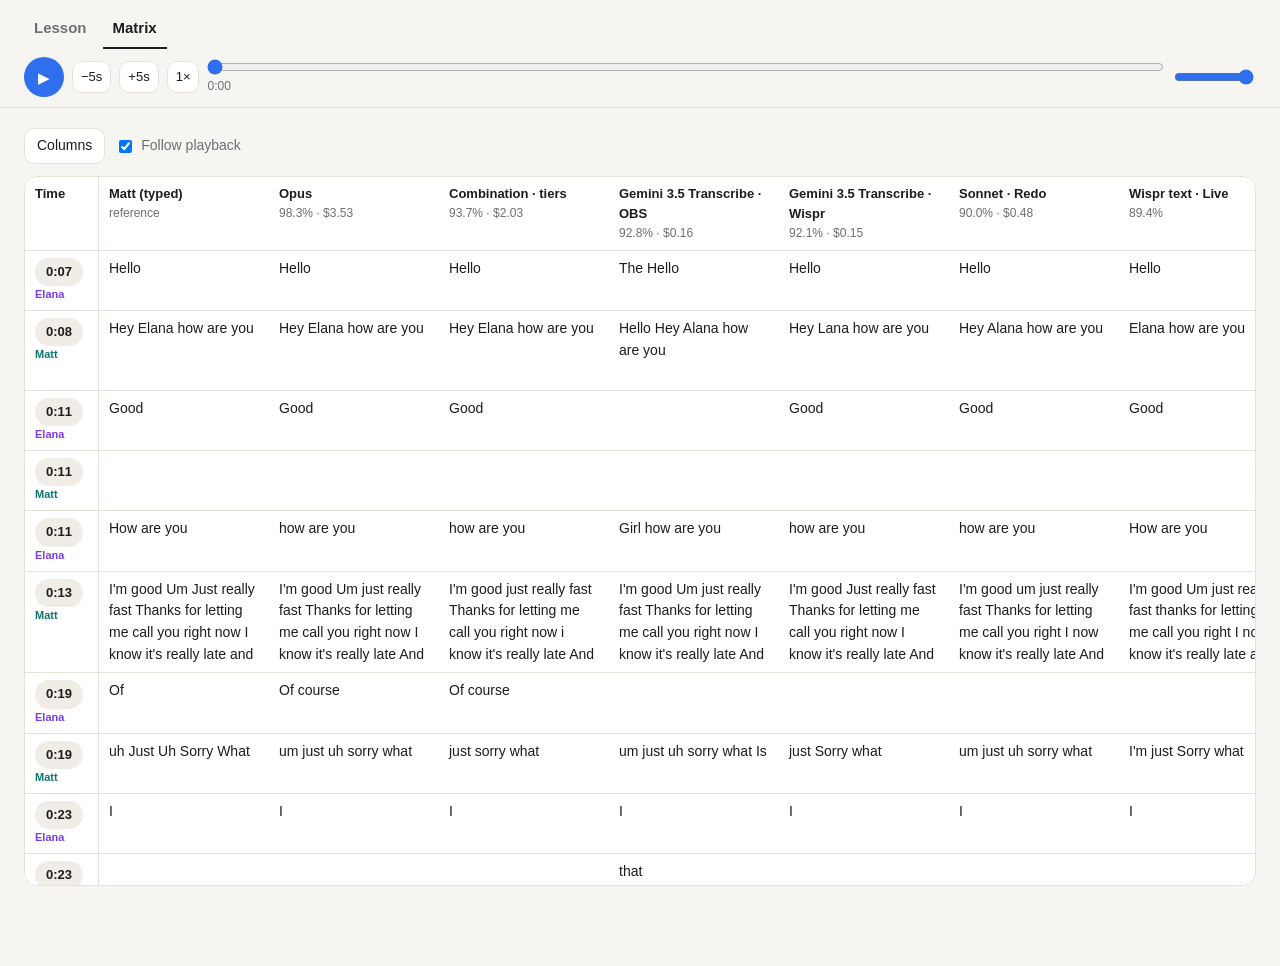
<file: elana/1/matrix/index.html>
<!doctype html><html lang="en"><head><meta charset="utf-8"><meta name="viewport" content="width=device-width,initial-scale=1"><meta name="robots" content="noindex,nofollow">
<title>Matrix · Elana · 4 November</title><link rel="stylesheet" href="/shared/student.css"></head><body class="matrix">
<header class="top"><div class="in">
<nav class="nav" aria-label="Pages"><a class="tab" href="../">Lesson</a><a class="tab on" href="../matrix/">Matrix</a><select id="session" aria-label="Session" hidden></select></nav>
<div class="player"><button class="pp" id="pp" aria-label="Play">▶</button><button class="ctl" data-skip="-5" aria-label="Back 5 seconds">−5s</button><button class="ctl" data-skip="5" aria-label="Forward 5 seconds">+5s</button><button class="ctl" id="rate" aria-label="Playback speed">1×</button><div class="seek"><input type="range" id="seek" min="0" max="1000" value="0" aria-label="Seek"><span class="clock" id="clock">0:00</span></div><input class="vol" type="range" id="vol" min="0" max="1" step="0.05" value="1" aria-label="Volume"></div>
</div></header>

<main>
<div class="tools"><details><summary>Columns</summary><div class="cols" id="cols"></div></details><label class="follow"><input type="checkbox" id="follow" checked> Follow playback</label></div>
<div class="grid" id="grid"><p class="note" id="note">Loading…</p></div>
</main>
<style id="hide"></style>
<script src="/shared/student.js"></script>
<script>
const P = setupPage('../');
fetch('data.json').then(r => { if (!r.ok) throw Error('missing'); return r.json(); }).then(D => {
  const names = [`${D.tutor} (typed)`, ...D.columns.map(c => c.name + (c.variant ? ' · ' + c.variant : ''))];
  const table = el('table'), head = el('tr'), body = el('tbody');
  head.append(el('th', null, 'Time'));
  const typed = el('th', null, names[0]); typed.append(el('small', null, 'reference')); head.append(typed);
  D.columns.forEach((c, i) => { const th = el('th', null, names[i + 1]); th.append(el('small', null, [c.score, c.cost].filter(Boolean).join(' · '))); head.append(th); });
  const thead = el('thead'); thead.append(head); table.append(thead, body);
  const rows = [], times = [];
  const role = who => who === D.student ? 'student' : 'tutor';
  for (const [t, who, matt, ...cells] of D.lines) {
    const tr = el('tr'), first = el('td', role(who)), at = el('button', 'at', clock(t));
    at.onclick = () => P.at(t); first.append(at, el('span', 'who', who));
    tr.append(first, el('td', 'typed', matt), ...cells.map(x => el('td', null, x)));
    body.append(tr); rows.push(tr); times.push(t);
  }
  $('grid').replaceChildren(table);
  const hidden = new Set(JSON.parse(localStorage.getItem('student-matrix-hidden') || '[]'));
  const filled = D.lines.map(([, , ...texts]) => texts.map((x, i) => x ? i : -1).filter(i => i >= 0));
  const apply = () => {
    $('hide').textContent = [...hidden].map(i => `#grid tr>*:nth-child(${i + 2}){display:none}`).join('');
    rows.forEach((tr, r) => { tr.hidden = !filled[r].some(i => !hidden.has(i)); });
    localStorage.setItem('student-matrix-hidden', JSON.stringify([...hidden]));
  };
  const hasTyped = D.lines.some(l => l[2]);
  if (!hasTyped) hidden.add(0);
  names.forEach((n, i) => {
    if (i === 0 && !hasTyped) return;
    const l = el('label'), box = el('input'); box.type = 'checkbox'; box.checked = !hidden.has(i);
    box.onchange = () => { box.checked ? hidden.delete(i) : hidden.add(i); apply(); };
    l.append(box, el('span', null, n)); if (i) l.append(el('small', null, D.columns[i - 1].score)); $('cols').append(l);
  });
  apply();
  let playing = -1;
  P.onTime(t => {
    const i = lastAtOrBefore(times, t + 0.05); if (i === playing) return;
    rows[playing]?.classList.remove('playing'); rows[i]?.classList.add('playing'); playing = i;
    if ($('follow').checked && rows[i] && !rows[i].hidden) { const g = $('grid'), r = rows[i]; g.scrollTo({ top: r.offsetTop - g.clientHeight / 3, behavior: 'smooth' }); }
  });
}).catch(() => { $('note').textContent = 'The matrix for this lesson is being prepared.'; document.querySelector('.tools').classList.add('hidden'); });
</script></body></html>
</file>
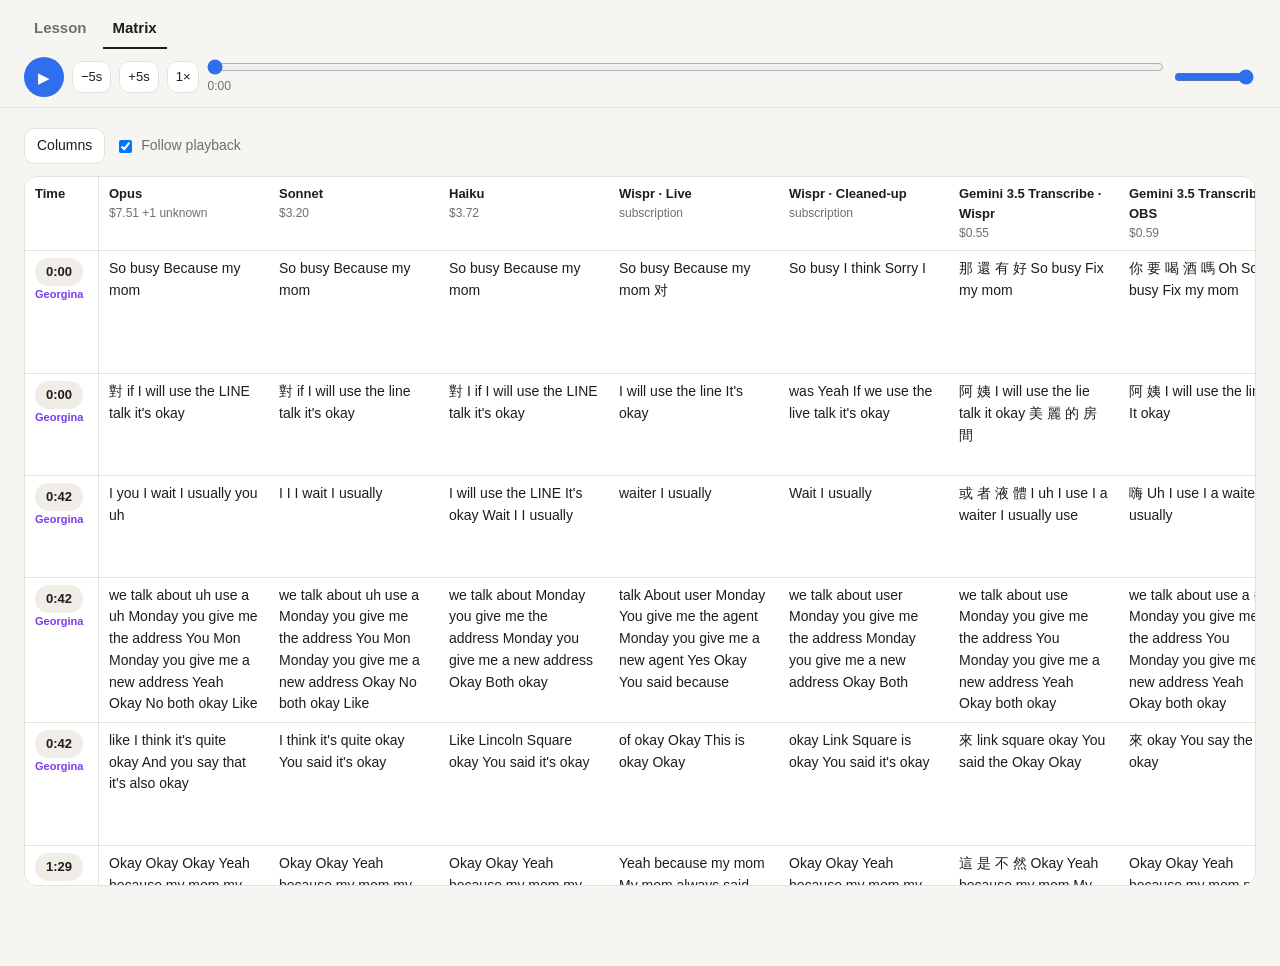
<file: georgina/1/matrix/index.html>
<!doctype html><html lang="en"><head><meta charset="utf-8"><meta name="viewport" content="width=device-width,initial-scale=1"><meta name="robots" content="noindex,nofollow">
<title>Matrix · Georgina · 5 November</title><link rel="stylesheet" href="/shared/student.css"></head><body class="matrix">
<header class="top"><div class="in">
<nav class="nav" aria-label="Pages"><a class="tab" href="../">Lesson</a><a class="tab on" href="../matrix/">Matrix</a><select id="session" aria-label="Session" hidden></select></nav>
<div class="player"><button class="pp" id="pp" aria-label="Play">▶</button><button class="ctl" data-skip="-5" aria-label="Back 5 seconds">−5s</button><button class="ctl" data-skip="5" aria-label="Forward 5 seconds">+5s</button><button class="ctl" id="rate" aria-label="Playback speed">1×</button><div class="seek"><input type="range" id="seek" min="0" max="1000" value="0" aria-label="Seek"><span class="clock" id="clock">0:00</span></div><input class="vol" type="range" id="vol" min="0" max="1" step="0.05" value="1" aria-label="Volume"></div>
</div></header>

<main>
<div class="tools"><details><summary>Columns</summary><div class="cols" id="cols"></div></details><label class="follow"><input type="checkbox" id="follow" checked> Follow playback</label></div>
<div class="grid" id="grid"><p class="note" id="note">Loading…</p></div>
</main>
<style id="hide"></style>
<script src="/shared/student.js"></script>
<script>
const P = setupPage('../');
fetch('data.json').then(r => { if (!r.ok) throw Error('missing'); return r.json(); }).then(D => {
  const names = [`${D.tutor} (typed)`, ...D.columns.map(c => c.name + (c.variant ? ' · ' + c.variant : ''))];
  const table = el('table'), head = el('tr'), body = el('tbody');
  head.append(el('th', null, 'Time'));
  const typed = el('th', null, names[0]); typed.append(el('small', null, 'reference')); head.append(typed);
  D.columns.forEach((c, i) => { const th = el('th', null, names[i + 1]); th.append(el('small', null, [c.score, c.cost].filter(Boolean).join(' · '))); head.append(th); });
  const thead = el('thead'); thead.append(head); table.append(thead, body);
  const rows = [], times = [];
  const role = who => who === D.student ? 'student' : 'tutor';
  for (const [t, who, matt, ...cells] of D.lines) {
    const tr = el('tr'), first = el('td', role(who)), at = el('button', 'at', clock(t));
    at.onclick = () => P.at(t); first.append(at, el('span', 'who', who));
    tr.append(first, el('td', 'typed', matt), ...cells.map(x => el('td', null, x)));
    body.append(tr); rows.push(tr); times.push(t);
  }
  $('grid').replaceChildren(table);
  const hidden = new Set(JSON.parse(localStorage.getItem('student-matrix-hidden') || '[]'));
  const filled = D.lines.map(([, , ...texts]) => texts.map((x, i) => x ? i : -1).filter(i => i >= 0));
  const apply = () => {
    $('hide').textContent = [...hidden].map(i => `#grid tr>*:nth-child(${i + 2}){display:none}`).join('');
    rows.forEach((tr, r) => { tr.hidden = !filled[r].some(i => !hidden.has(i)); });
    localStorage.setItem('student-matrix-hidden', JSON.stringify([...hidden]));
  };
  const hasTyped = D.lines.some(l => l[2]);
  if (!hasTyped) hidden.add(0);
  names.forEach((n, i) => {
    if (i === 0 && !hasTyped) return;
    const l = el('label'), box = el('input'); box.type = 'checkbox'; box.checked = !hidden.has(i);
    box.onchange = () => { box.checked ? hidden.delete(i) : hidden.add(i); apply(); };
    l.append(box, el('span', null, n)); if (i) l.append(el('small', null, D.columns[i - 1].score)); $('cols').append(l);
  });
  apply();
  let playing = -1;
  P.onTime(t => {
    const i = lastAtOrBefore(times, t + 0.05); if (i === playing) return;
    rows[playing]?.classList.remove('playing'); rows[i]?.classList.add('playing'); playing = i;
    if ($('follow').checked && rows[i] && !rows[i].hidden) { const g = $('grid'), r = rows[i]; g.scrollTo({ top: r.offsetTop - g.clientHeight / 3, behavior: 'smooth' }); }
  });
}).catch(() => { $('note').textContent = 'The matrix for this lesson is being prepared.'; document.querySelector('.tools').classList.add('hidden'); });
</script></body></html>
</file>
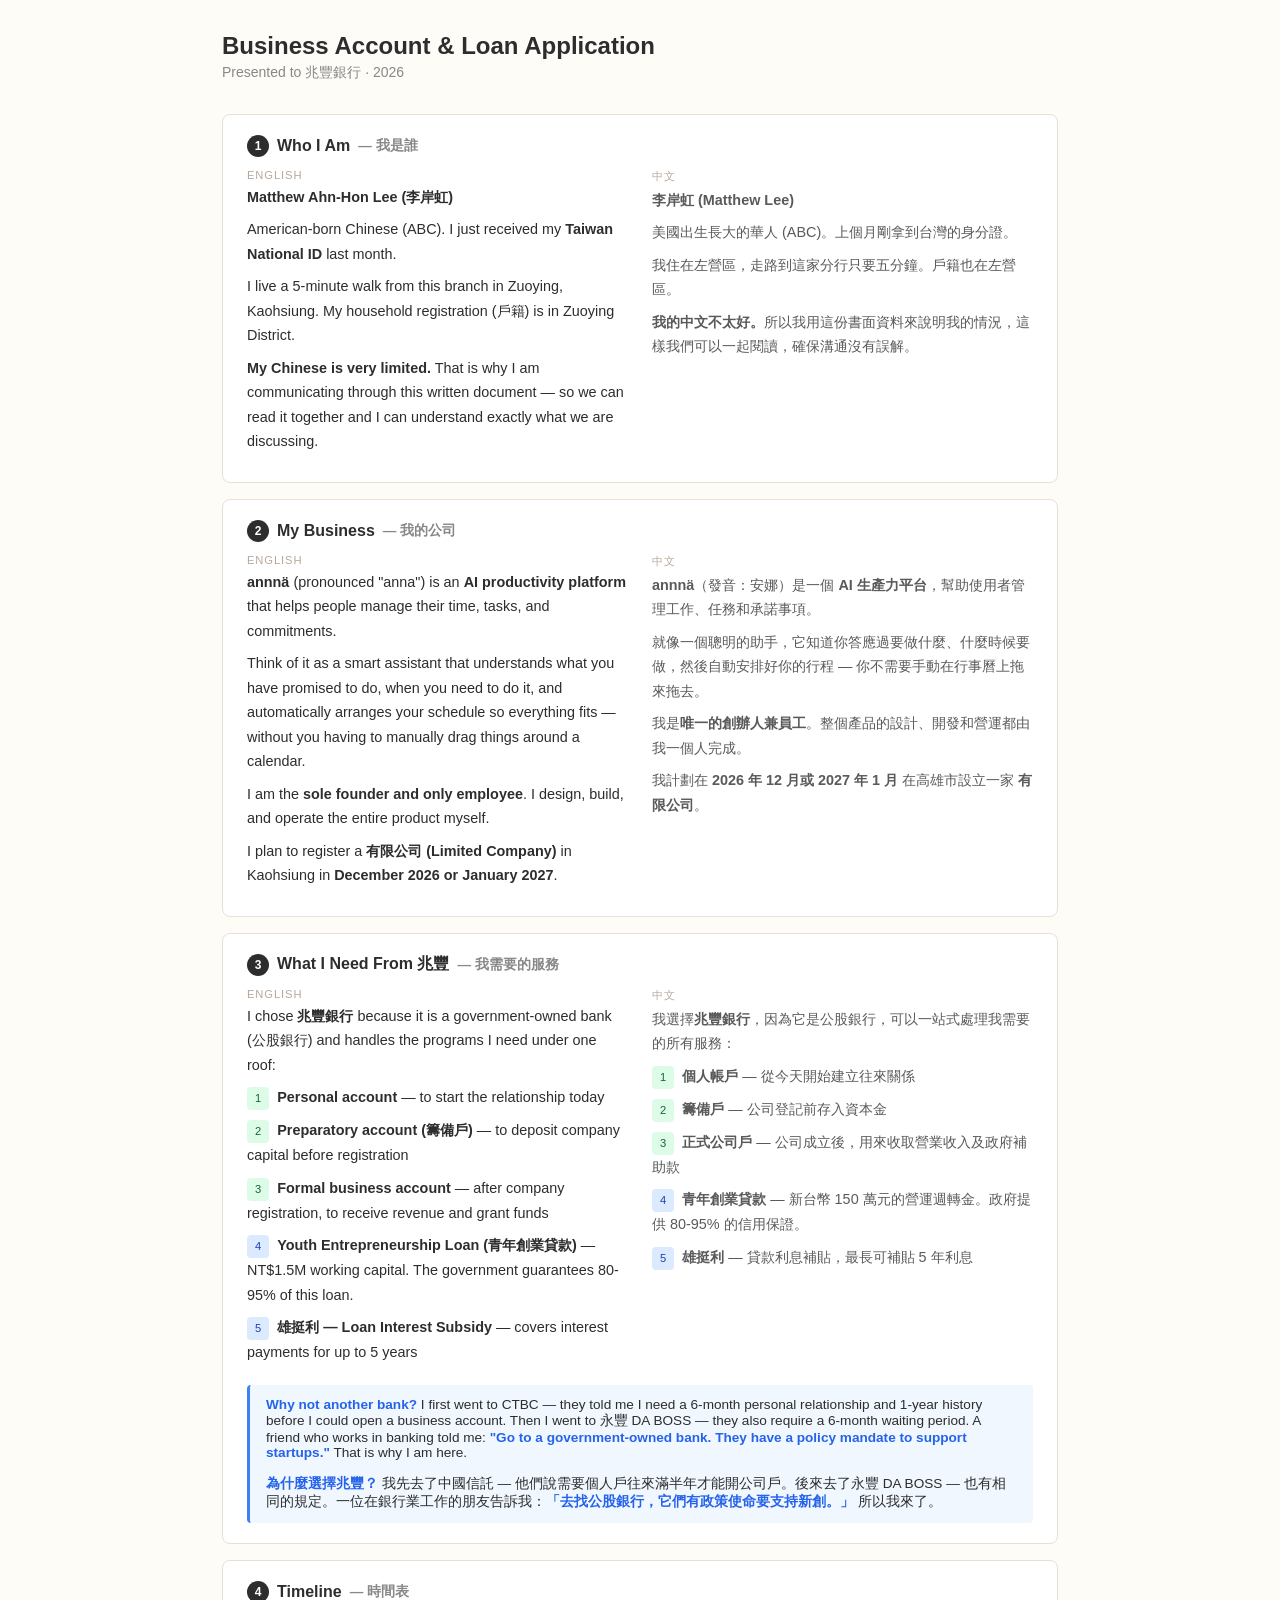
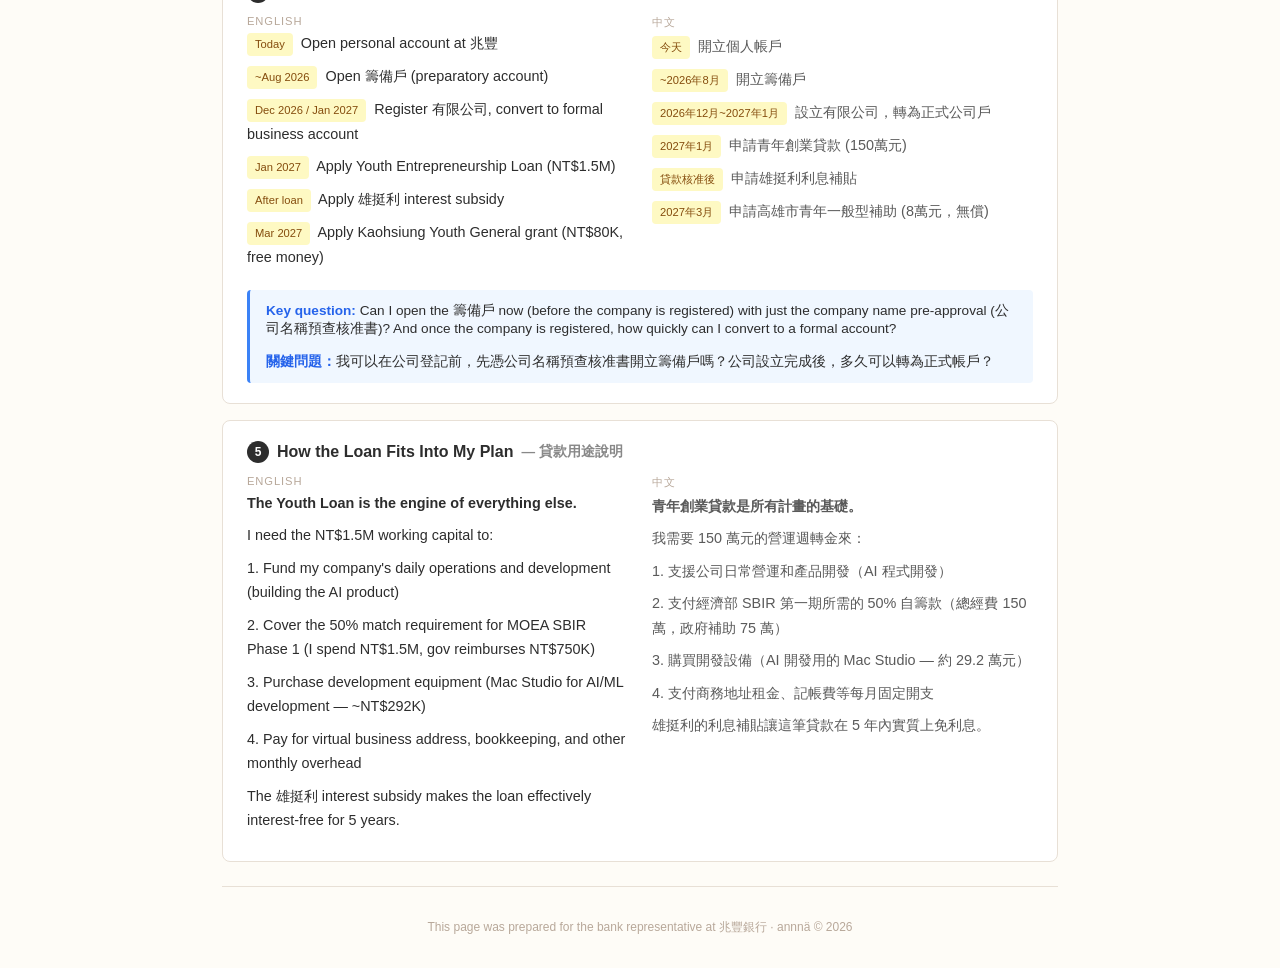
<file: bank.html>
<!doctype html>
<html lang="en">
  <head>
    <meta charset="UTF-8" />
    <meta name="viewport" content="width=device-width, initial-scale=1.0" />
    <title>Business Account Application — annnä</title>
    <style>
      * { margin: 0; padding: 0; box-sizing: border-box; }
      body {
        font-family: -apple-system, BlinkMacSystemFont, "Segoe UI", Roboto, "Noto Sans TC", sans-serif;
        background: #fefcf7;
        color: #2d2d2d;
        padding: 2rem;
        max-width: 900px;
        margin: 0 auto;
      }
      h1 {
        font-size: 1.5rem;
        font-weight: 700;
        margin-bottom: 0.25rem;
      }
      .subtitle {
        color: #888;
        font-size: 0.875rem;
        margin-bottom: 2rem;
      }
      .section {
        background: #fff;
        border: 1px solid #e8e0d6;
        border-radius: 8px;
        padding: 1.25rem 1.5rem;
        margin-bottom: 1rem;
      }
      .section h2 {
        font-size: 1rem;
        font-weight: 600;
        margin-bottom: 0.75rem;
        display: flex;
        align-items: center;
        gap: 8px;
      }
      .section h2 .num {
        background: #2d2d2d;
        color: #fff;
        width: 22px;
        height: 22px;
        border-radius: 50%;
        display: inline-flex;
        align-items: center;
        justify-content: center;
        font-size: 0.75rem;
        font-weight: 600;
      }
      .bilingual {
        display: grid;
        grid-template-columns: 1fr 1fr;
        gap: 1.5rem;
      }
      .bilingual .en { color: #2d2d2d; }
      .bilingual .zh { color: #5a5a5a; }
      .bilingual p { font-size: 0.9rem; line-height: 1.7; margin-bottom: 0.5rem; }
      .bilingual .label {
        font-size: 0.7rem;
        text-transform: uppercase;
        letter-spacing: 0.08em;
        color: #b8a89a;
        margin-bottom: 0.25rem;
      }
      .highlight {
        background: #f0f7ff;
        border-left: 3px solid #3b82f6;
        padding: 0.75rem 1rem;
        border-radius: 4px;
        font-size: 0.85rem;
        margin-top: 0.75rem;
      }
      .highlight strong { color: #2563eb; }
      .tag {
        display: inline-block;
        font-size: 0.7rem;
        padding: 2px 8px;
        border-radius: 4px;
        font-weight: 500;
        margin-right: 4px;
      }
      .tag-green { background: #dcfce7; color: #166534; }
      .tag-blue { background: #dbeafe; color: #1e40af; }
      .tag-yellow { background: #fef9c3; color: #854d0e; }
      .inline-zh { color: #888; font-size: 0.85rem; }
      hr { border: none; border-top: 1px solid #e8e0d6; margin: 1.5rem 0; }
      .footer { font-size: 0.75rem; color: #b8a89a; text-align: center; margin-top: 2rem; }
      @media (max-width: 640px) {
        .bilingual { grid-template-columns: 1fr; }
      }
    </style>
  </head>
  <body>

    <h1>Business Account & Loan Application</h1>
    <p class="subtitle">Presented to 兆豐銀行 · 2026</p>

    <!-- 1. WHO I AM -->
    <div class="section">
      <h2><span class="num">1</span> Who I Am <span class="inline-zh">— 我是誰</span></h2>
      <div class="bilingual">
        <div class="en">
          <div class="label">English</div>
          <p><strong>Matthew Ahn-Hon Lee (李岸虹)</strong></p>
          <p>American-born Chinese (ABC). I just received my <strong>Taiwan National ID</strong> last month.</p>
          <p>I live a 5-minute walk from this branch in Zuoying, Kaohsiung. My household registration (戶籍) is in Zuoying District.</p>
          <p><strong>My Chinese is very limited.</strong> That is why I am communicating through this written document — so we can read it together and I can understand exactly what we are discussing.</p>
        </div>
        <div class="zh">
          <div class="label">中文</div>
          <p><strong>李岸虹 (Matthew Lee)</strong></p>
          <p>美國出生長大的華人 (ABC)。上個月剛拿到台灣的身分證。</p>
          <p>我住在左營區，走路到這家分行只要五分鐘。戶籍也在左營區。</p>
          <p><strong>我的中文不太好。</strong>所以我用這份書面資料來說明我的情況，這樣我們可以一起閱讀，確保溝通沒有誤解。</p>
        </div>
      </div>
    </div>

    <!-- 2. MY BUSINESS -->
    <div class="section">
      <h2><span class="num">2</span> My Business <span class="inline-zh">— 我的公司</span></h2>
      <div class="bilingual">
        <div class="en">
          <div class="label">English</div>
          <p><strong>annnä</strong> (pronounced "anna") is an <strong>AI productivity platform</strong> that helps people manage their time, tasks, and commitments.</p>
          <p>Think of it as a smart assistant that understands what you have promised to do, when you need to do it, and automatically arranges your schedule so everything fits — without you having to manually drag things around a calendar.</p>
          <p>I am the <strong>sole founder and only employee</strong>. I design, build, and operate the entire product myself.</p>
          <p>I plan to register a <strong>有限公司 (Limited Company)</strong> in Kaohsiung in <strong>December 2026 or January 2027</strong>.</p>
        </div>
        <div class="zh">
          <div class="label">中文</div>
          <p><strong>annnä</strong>（發音：安娜）是一個 <strong>AI 生產力平台</strong>，幫助使用者管理工作、任務和承諾事項。</p>
          <p>就像一個聰明的助手，它知道你答應過要做什麼、什麼時候要做，然後自動安排好你的行程 — 你不需要手動在行事曆上拖來拖去。</p>
          <p>我是<strong>唯一的創辦人兼員工</strong>。整個產品的設計、開發和營運都由我一個人完成。</p>
          <p>我計劃在 <strong>2026 年 12 月或 2027 年 1 月</strong> 在高雄市設立一家 <strong>有限公司</strong>。</p>
        </div>
      </div>
    </div>

    <!-- 3. WHAT I AM APPLYING FOR -->
    <div class="section">
      <h2><span class="num">3</span> What I Need From 兆豐 <span class="inline-zh">— 我需要的服務</span></h2>
      <div class="bilingual">
        <div class="en">
          <div class="label">English</div>
          <p>I chose <strong>兆豐銀行</strong> because it is a government-owned bank (公股銀行) and handles the programs I need under one roof:</p>
          <p><span class="tag tag-green">1</span> <strong>Personal account</strong> — to start the relationship today</p>
          <p><span class="tag tag-green">2</span> <strong>Preparatory account (籌備戶)</strong> — to deposit company capital before registration</p>
          <p><span class="tag tag-green">3</span> <strong>Formal business account</strong> — after company registration, to receive revenue and grant funds</p>
          <p><span class="tag tag-blue">4</span> <strong>Youth Entrepreneurship Loan (青年創業貸款)</strong> — NT$1.5M working capital. The government guarantees 80-95% of this loan.</p>
          <p><span class="tag tag-blue">5</span> <strong>雄挺利 — Loan Interest Subsidy</strong> — covers interest payments for up to 5 years</p>
        </div>
        <div class="zh">
          <div class="label">中文</div>
          <p>我選擇<strong>兆豐銀行</strong>，因為它是公股銀行，可以一站式處理我需要的所有服務：</p>
          <p><span class="tag tag-green">1</span> <strong>個人帳戶</strong> — 從今天開始建立往來關係</p>
          <p><span class="tag tag-green">2</span> <strong>籌備戶</strong> — 公司登記前存入資本金</p>
          <p><span class="tag tag-green">3</span> <strong>正式公司戶</strong> — 公司成立後，用來收取營業收入及政府補助款</p>
          <p><span class="tag tag-blue">4</span> <strong>青年創業貸款</strong> — 新台幣 150 萬元的營運週轉金。政府提供 80-95% 的信用保證。</p>
          <p><span class="tag tag-blue">5</span> <strong>雄挺利</strong> — 貸款利息補貼，最長可補貼 5 年利息</p>
        </div>
      </div>

      <div class="highlight">
        <strong>Why not another bank?</strong> I first went to CTBC — they told me I need a 6-month personal relationship and 1-year history before I could open a business account. Then I went to 永豐 DA BOSS — they also require a 6-month waiting period. A friend who works in banking told me: <strong>"Go to a government-owned bank. They have a policy mandate to support startups."</strong> That is why I am here.<br><br>
        <strong>為什麼選擇兆豐？</strong> 我先去了中國信託 — 他們說需要個人戶往來滿半年才能開公司戶。後來去了永豐 DA BOSS — 也有相同的規定。一位在銀行業工作的朋友告訴我：<strong>「去找公股銀行，它們有政策使命要支持新創。」</strong> 所以我來了。
      </div>
    </div>

    <!-- 4. TIMELINE -->
    <div class="section">
      <h2><span class="num">4</span> Timeline <span class="inline-zh">— 時間表</span></h2>
      <div class="bilingual">
        <div class="en">
          <div class="label">English</div>
          <p><span class="tag tag-yellow">Today</span> Open personal account at 兆豐</p>
          <p><span class="tag tag-yellow">~Aug 2026</span> Open 籌備戶 (preparatory account)</p>
          <p><span class="tag tag-yellow">Dec 2026 / Jan 2027</span> Register 有限公司, convert to formal business account</p>
          <p><span class="tag tag-yellow">Jan 2027</span> Apply Youth Entrepreneurship Loan (NT$1.5M)</p>
          <p><span class="tag tag-yellow">After loan</span> Apply 雄挺利 interest subsidy</p>
          <p><span class="tag tag-yellow">Mar 2027</span> Apply Kaohsiung Youth General grant (NT$80K, free money)</p>
        </div>
        <div class="zh">
          <div class="label">中文</div>
          <p><span class="tag tag-yellow">今天</span> 開立個人帳戶</p>
          <p><span class="tag tag-yellow">~2026年8月</span> 開立籌備戶</p>
          <p><span class="tag tag-yellow">2026年12月~2027年1月</span> 設立有限公司，轉為正式公司戶</p>
          <p><span class="tag tag-yellow">2027年1月</span> 申請青年創業貸款 (150萬元)</p>
          <p><span class="tag tag-yellow">貸款核准後</span> 申請雄挺利利息補貼</p>
          <p><span class="tag tag-yellow">2027年3月</span> 申請高雄市青年一般型補助 (8萬元，無償)</p>
        </div>
      </div>
      <div class="highlight">
        <strong>Key question:</strong> Can I open the 籌備戶 now (before the company is registered) with just the company name pre-approval (公司名稱預查核准書)? And once the company is registered, how quickly can I convert to a formal account?<br><br>
        <strong>關鍵問題：</strong>我可以在公司登記前，先憑公司名稱預查核准書開立籌備戶嗎？公司設立完成後，多久可以轉為正式帳戶？
      </div>
    </div>

    <!-- 5. GRANT STRATEGY -->
    <div class="section">
      <h2><span class="num">5</span> How the Loan Fits Into My Plan <span class="inline-zh">— 貸款用途說明</span></h2>
      <div class="bilingual">
        <div class="en">
          <div class="label">English</div>
          <p><strong>The Youth Loan is the engine of everything else.</strong></p>
          <p>I need the NT$1.5M working capital to:</p>
          <p>1. Fund my company's daily operations and development (building the AI product)</p>
          <p>2. Cover the 50% match requirement for MOEA SBIR Phase 1 (I spend NT$1.5M, gov reimburses NT$750K)</p>
          <p>3. Purchase development equipment (Mac Studio for AI/ML development — ~NT$292K)</p>
          <p>4. Pay for virtual business address, bookkeeping, and other monthly overhead</p>
          <p>The 雄挺利 interest subsidy makes the loan effectively interest-free for 5 years.</p>
        </div>
        <div class="zh">
          <div class="label">中文</div>
          <p><strong>青年創業貸款是所有計畫的基礎。</strong></p>
          <p>我需要 150 萬元的營運週轉金來：</p>
          <p>1. 支援公司日常營運和產品開發（AI 程式開發）</p>
          <p>2. 支付經濟部 SBIR 第一期所需的 50% 自籌款（總經費 150 萬，政府補助 75 萬）</p>
          <p>3. 購買開發設備（AI 開發用的 Mac Studio — 約 29.2 萬元）</p>
          <p>4. 支付商務地址租金、記帳費等每月固定開支</p>
          <p>雄挺利的利息補貼讓這筆貸款在 5 年內實質上免利息。</p>
        </div>
      </div>
    </div>

    <hr />

    <div class="footer">This page was prepared for the bank representative at 兆豐銀行 · annnä © 2026</div>

  </body>
</html>
</file>
<file: shared/student.css>
:root{--bg:#f7f5f1;--card:#fff;--ink:#1d1d1f;--muted:#6e6e73;--line:#e6e2da;--accent:#2f6fed;--said:#c2410c;--saidbg:#fff4ed;--good:#15803d;--goodbg:#effaf2;--chip:#f0ede6;--student:#7c3aed;--tutor:#0f766e;--shadow:0 1px 2px rgba(0,0,0,.04),0 4px 16px rgba(0,0,0,.05);--max:880px}
@media (prefers-color-scheme:dark){:root{--bg:#121214;--card:#1c1c1f;--ink:#f2f2f4;--muted:#a1a1a8;--line:#2c2c31;--accent:#6b9bff;--said:#fb923c;--saidbg:#2a1d14;--good:#4ade80;--goodbg:#13241a;--chip:#26262b;--student:#a78bfa;--tutor:#2dd4bf;--shadow:none}}
*{box-sizing:border-box}
html,body{margin:0;background:var(--bg);color:var(--ink);font:16px/1.55 -apple-system,BlinkMacSystemFont,"SF Pro Text","Segoe UI",Roboto,sans-serif;-webkit-text-size-adjust:100%}
button,select,input{font:inherit;color:inherit}
button{cursor:pointer}
a{color:inherit}
:focus-visible{outline:3px solid var(--accent);outline-offset:2px}
.top{position:sticky;top:0;z-index:20;background:color-mix(in srgb,var(--bg) 90%,transparent);backdrop-filter:blur(14px);-webkit-backdrop-filter:blur(14px);border-bottom:1px solid var(--line)}
.top .in{max-width:var(--max);margin:0 auto;padding:8px 14px 0}
.nav{display:flex;align-items:center;gap:6px}
.nav .tab{text-decoration:none;color:var(--muted);font-weight:600;font-size:15px;padding:8px 10px;border-bottom:2px solid transparent}
.nav .tab.on{color:var(--ink);border-color:var(--ink)}
.nav select{margin-left:auto;border:1px solid var(--line);background:var(--card);border-radius:10px;padding:5px 8px;font-size:13px;max-width:44vw}
.player{display:flex;align-items:center;gap:8px;padding:8px 0 10px}
.pp{width:40px;height:40px;border-radius:50%;border:0;background:var(--accent);color:#fff;font-size:15px;flex:none;display:grid;place-items:center}
.ctl{border:1px solid var(--line);background:var(--card);border-radius:10px;padding:5px 8px;font-size:13px;flex:none;font-variant-numeric:tabular-nums}
.seek{flex:1;min-width:0;display:flex;flex-direction:column;gap:2px}
.seek input{width:100%;accent-color:var(--accent);margin:0}
.clock{font-size:12px;color:var(--muted);font-variant-numeric:tabular-nums}
.vol{display:none;width:80px;accent-color:var(--accent)}
main{max-width:var(--max);margin:0 auto;padding:20px 14px 80px;overflow-wrap:anywhere}
h1{font-size:26px;line-height:1.15;letter-spacing:-.02em;margin:0 0 4px}
.sub{margin:0 0 18px;color:var(--muted);font-size:14px}
.seg{display:flex;gap:4px;background:var(--chip);border-radius:12px;padding:3px;margin:0 0 18px}
.seg button{flex:1;border:0;background:none;border-radius:9px;padding:8px 6px;font-size:14px;font-weight:600;color:var(--muted)}
.seg button.on{background:var(--card);color:var(--ink);box-shadow:var(--shadow)}
.card{background:var(--card);border:1px solid var(--line);border-radius:16px;padding:14px 16px;margin:0 0 12px;box-shadow:var(--shadow)}
.card h2{font-size:17px;margin:0 0 4px}
.tip{margin:0 0 10px;color:var(--muted);font-size:15px}
.head{display:flex;align-items:center;gap:8px;margin:0 0 10px}
.at{border:0;background:var(--chip);border-radius:20px;padding:4px 11px;font-size:13px;font-weight:600;font-variant-numeric:tabular-nums}
.at.on{background:var(--accent);color:#fff}
.kind{margin-left:auto;font-size:11px;text-transform:uppercase;letter-spacing:.06em;color:var(--muted)}
.pair{display:grid;gap:8px}
.said,.better{border-radius:12px;padding:9px 12px}
.said{background:var(--saidbg);border-left:3px solid var(--said)}
.better{background:var(--goodbg);border-left:3px solid var(--good)}
.lab{font-size:11px;text-transform:uppercase;letter-spacing:.06em;font-weight:700;margin-bottom:2px}
.said .lab{color:var(--said)}.better .lab{color:var(--good)}
.veil{cursor:pointer}.veil .txt{filter:blur(6px);user-select:none;transition:filter .2s}.veil.shown .txt{filter:none;user-select:auto}
.veil .hint{font-size:12px;color:var(--muted)}.veil.shown .hint{display:none}
.why{margin:9px 0 0;font-size:14px;color:var(--muted)}
.topic{margin:26px 0 6px}.topic h3{margin:0;font-size:17px}.topic p{margin:2px 0 0;font-size:14px;color:var(--muted)}
.ln{display:grid;grid-template-columns:auto minmax(0,1fr);gap:2px 10px;padding:6px 8px;border-radius:10px}
.ln .at{grid-row:span 2;align-self:start}
.ln .who{font-size:12px;font-weight:700}
.ln.student .who{color:var(--student)}.ln.tutor .who{color:var(--tutor)}
.ln.playing{background:var(--chip)}
.note{color:var(--muted);font-size:14px;text-align:center;padding:40px 0}
.hidden{display:none!important}
.tools{display:flex;align-items:center;gap:10px;flex-wrap:wrap;margin:0 0 12px}
.tools details{position:relative}
.tools summary{list-style:none;border:1px solid var(--line);background:var(--card);border-radius:10px;padding:6px 12px;font-size:14px;cursor:pointer}
.tools summary::-webkit-details-marker{display:none}
.cols{position:absolute;z-index:15;top:calc(100% + 6px);left:0;background:var(--card);border:1px solid var(--line);border-radius:12px;box-shadow:var(--shadow);padding:8px;min-width:240px;max-height:60vh;overflow:auto}
.cols label{display:flex;gap:8px;align-items:center;padding:5px 6px;font-size:14px;border-radius:8px}
.cols label:hover{background:var(--chip)}
.cols small{margin-left:auto;color:var(--muted);font-variant-numeric:tabular-nums}
.follow{font-size:14px;color:var(--muted);display:flex;align-items:center;gap:6px}
.grid{overflow:auto;max-height:calc(100dvh - 190px);border:1px solid var(--line);border-radius:14px;background:var(--card)}
table{border-collapse:separate;border-spacing:0;font-size:14px}
th,td{padding:7px 10px;border-bottom:1px solid var(--line);vertical-align:top;text-align:left;min-width:170px;max-width:240px}
thead th{position:sticky;top:0;z-index:2;background:var(--card);font-weight:600;font-size:13px}
th small{display:block;font-weight:400;color:var(--muted);font-size:12px;font-variant-numeric:tabular-nums}
th:first-child,td:first-child{position:sticky;left:0;z-index:1;background:var(--card);min-width:74px;max-width:74px;border-right:1px solid var(--line)}
thead th:first-child{z-index:3}
td:first-child .who{display:block;font-size:11px;font-weight:700}
td.student .who{color:var(--student)}td.tutor .who{color:var(--tutor)}
tr.playing td{background:var(--chip)}
td.typed{font-weight:500}
.center{min-height:100dvh;display:grid;place-items:center;text-align:center;padding:24px}
.center h1{font-size:28px}.center p{margin:0;color:var(--muted)}
@media (min-width:768px){
  .top .in,main{padding-left:24px;padding-right:24px}
  h1{font-size:30px}
  .pair{grid-template-columns:1fr 1fr}
  .vol{display:block}
  .ln{grid-template-columns:64px 70px minmax(0,1fr)}.ln .at{grid-row:auto}.ln .who{padding-top:3px}
}
@media (min-width:1024px){:root{--max:960px}.matrix{--max:1400px}}
@media (min-width:1440px){.matrix{--max:1680px}}
</file>
